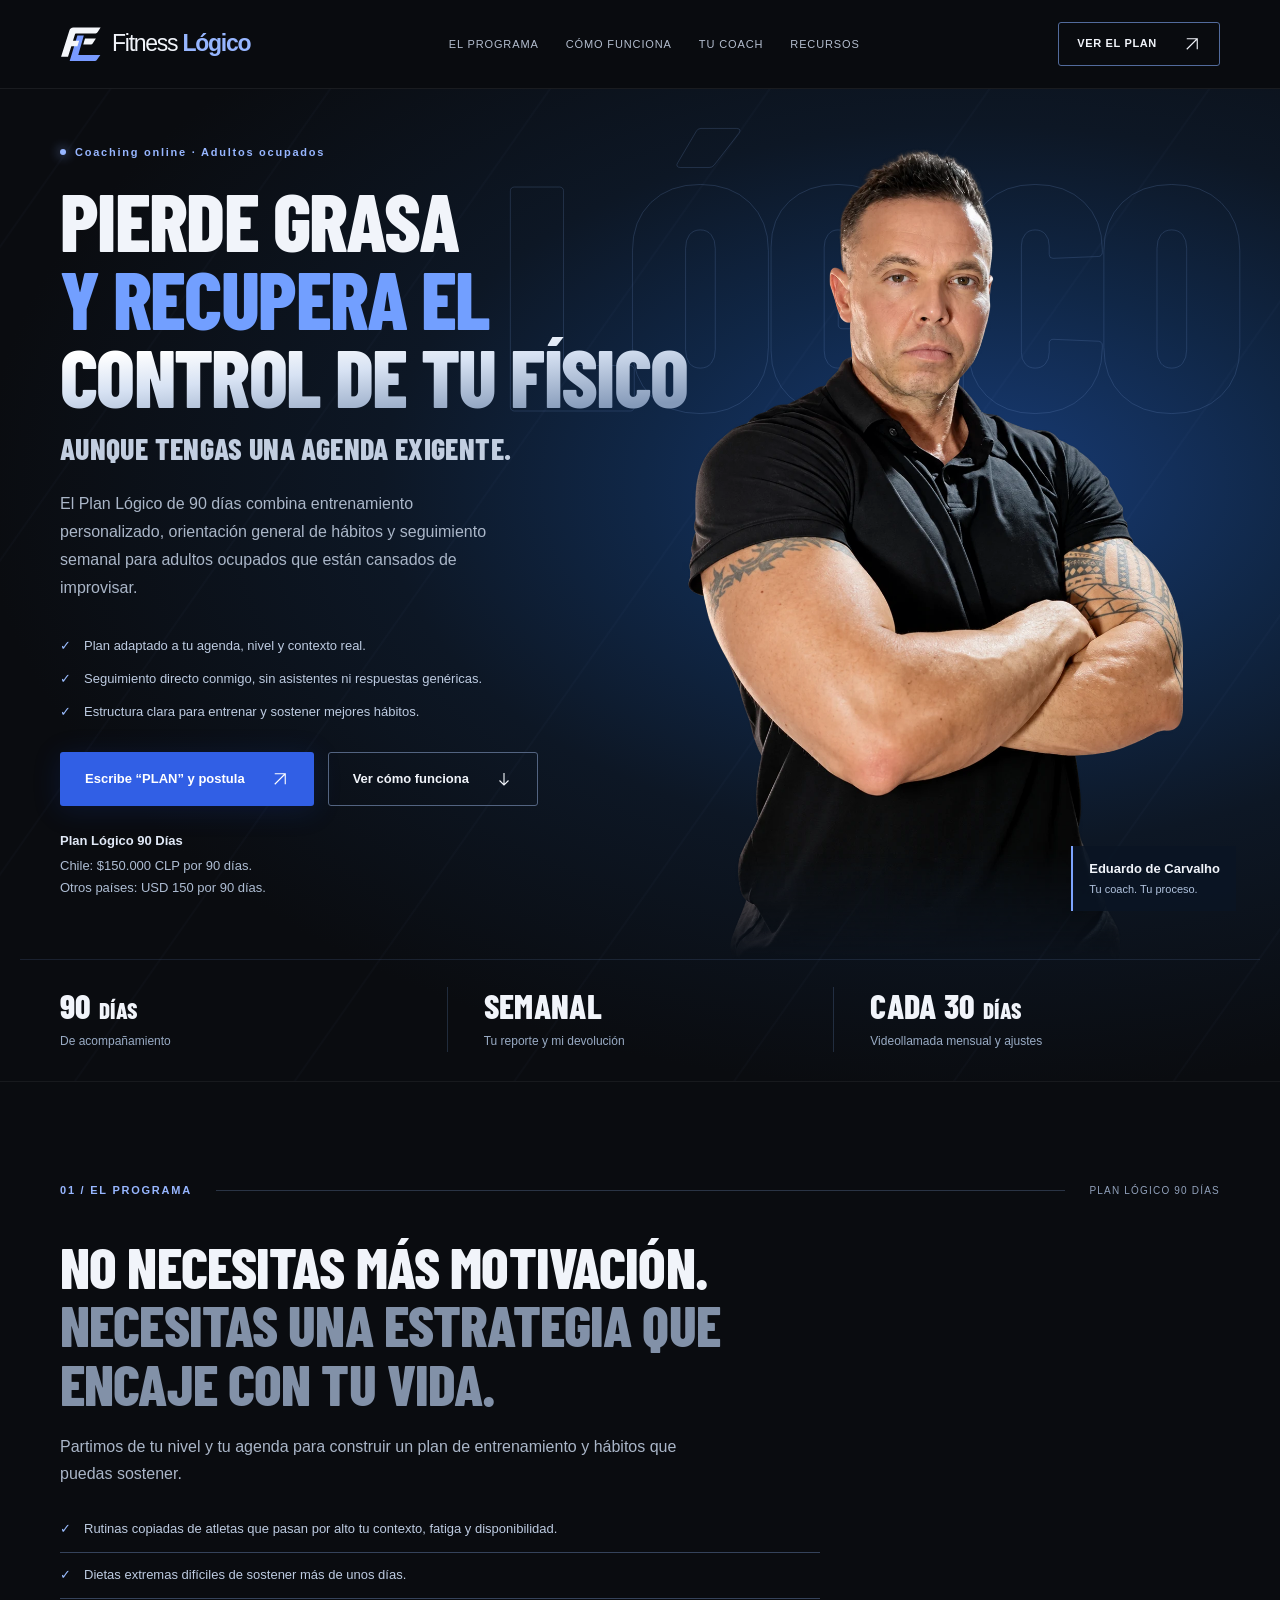
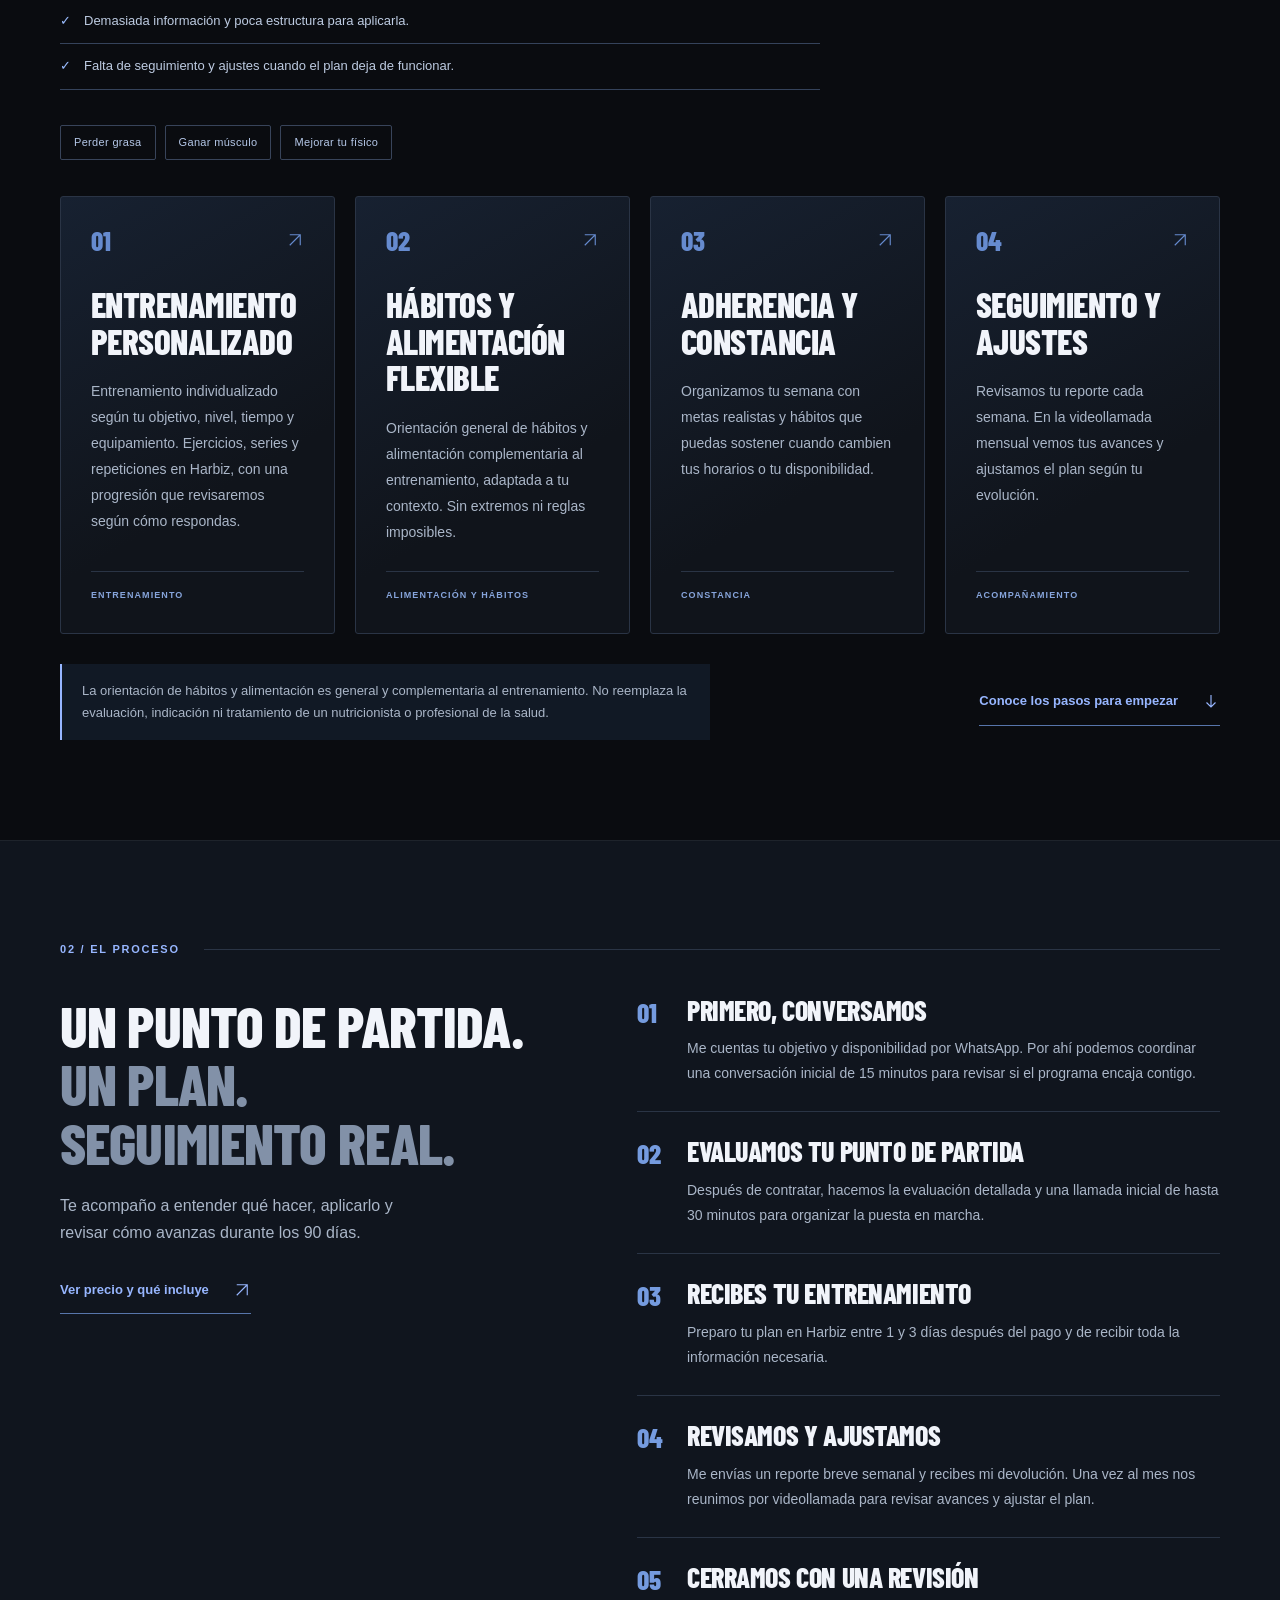
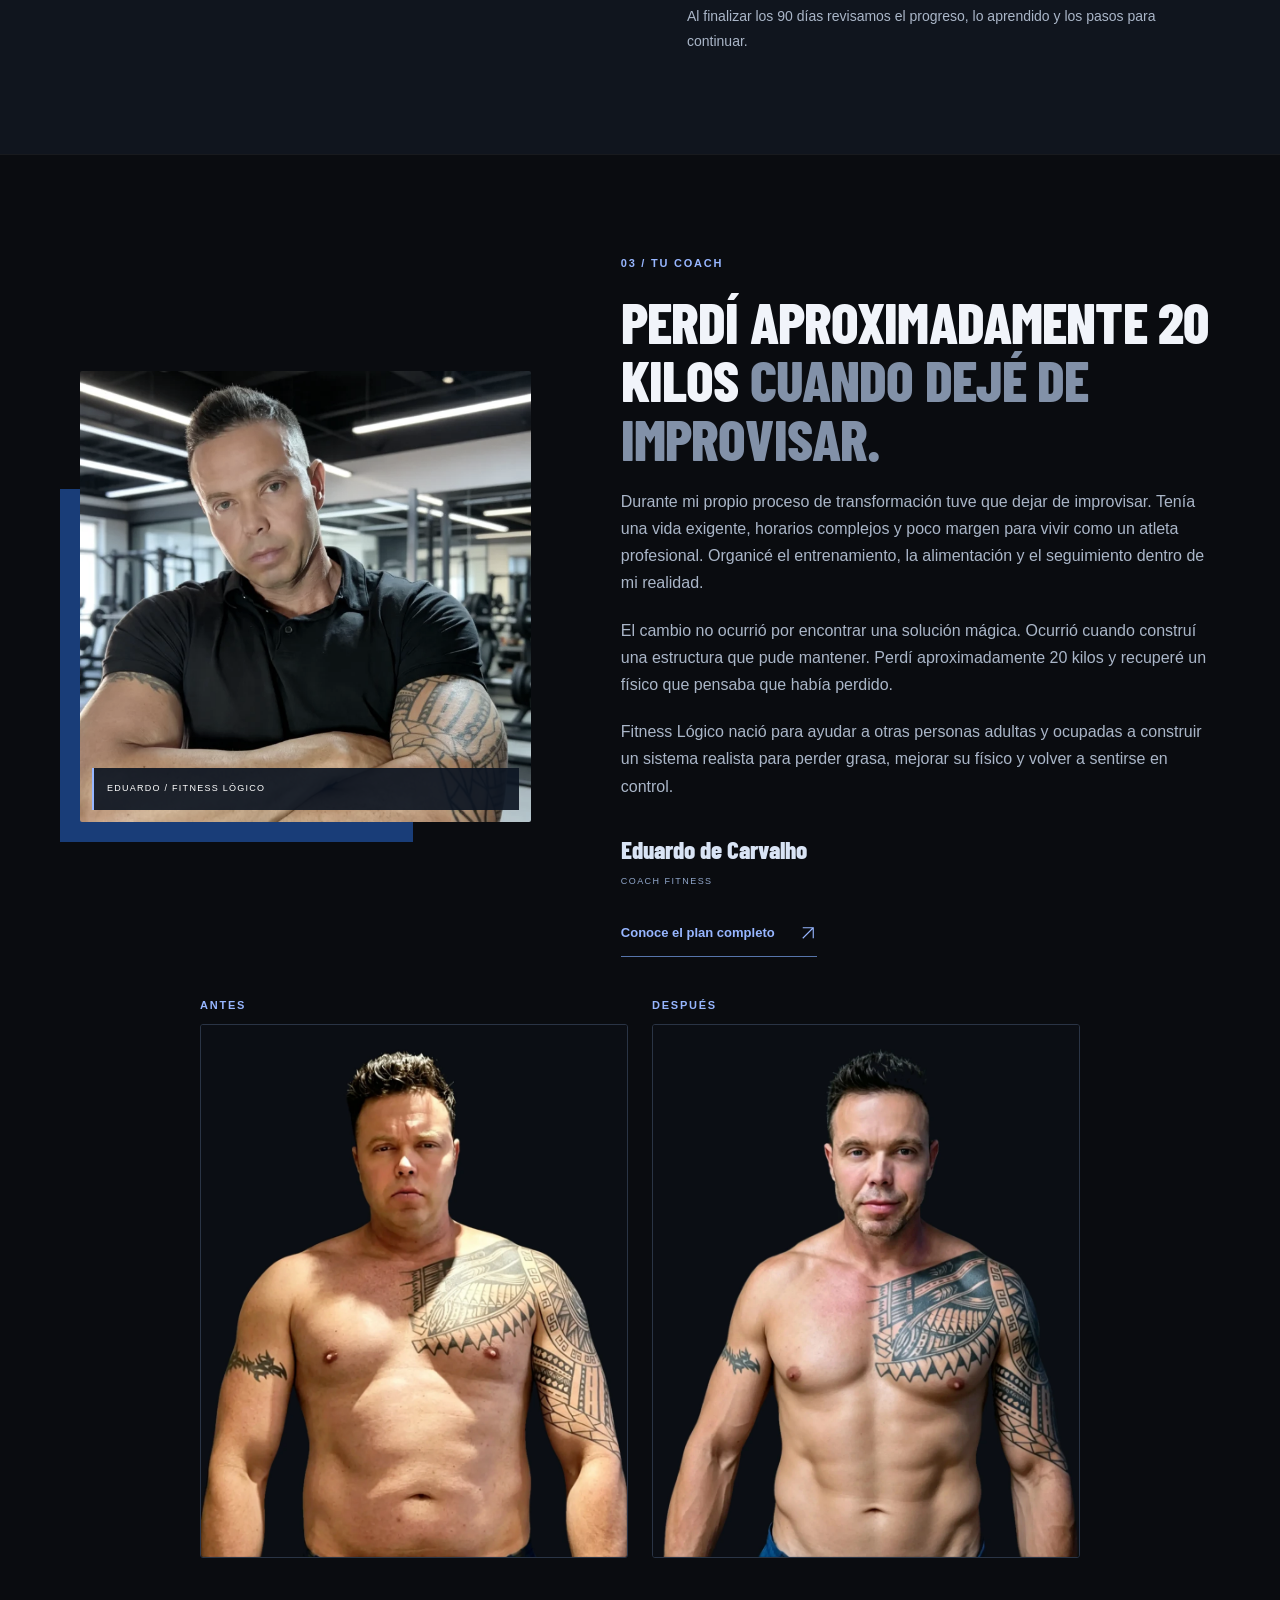
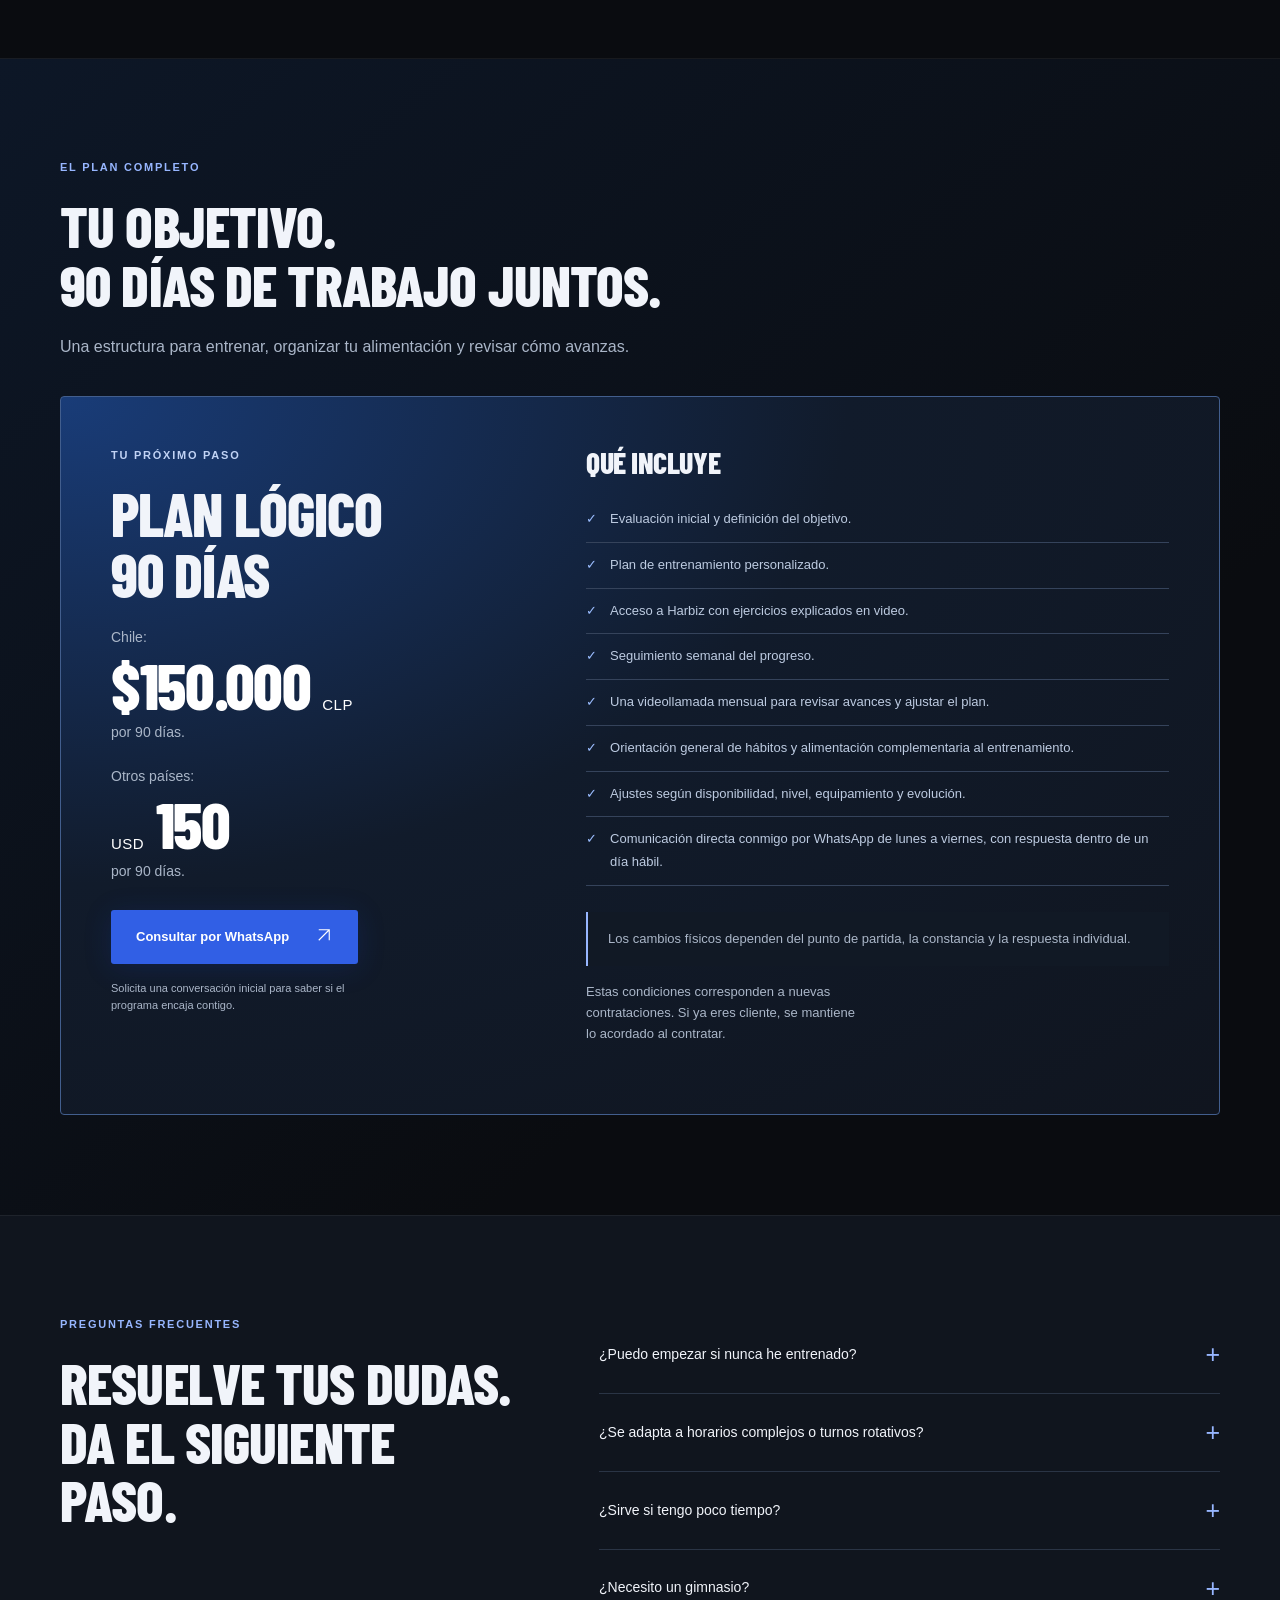
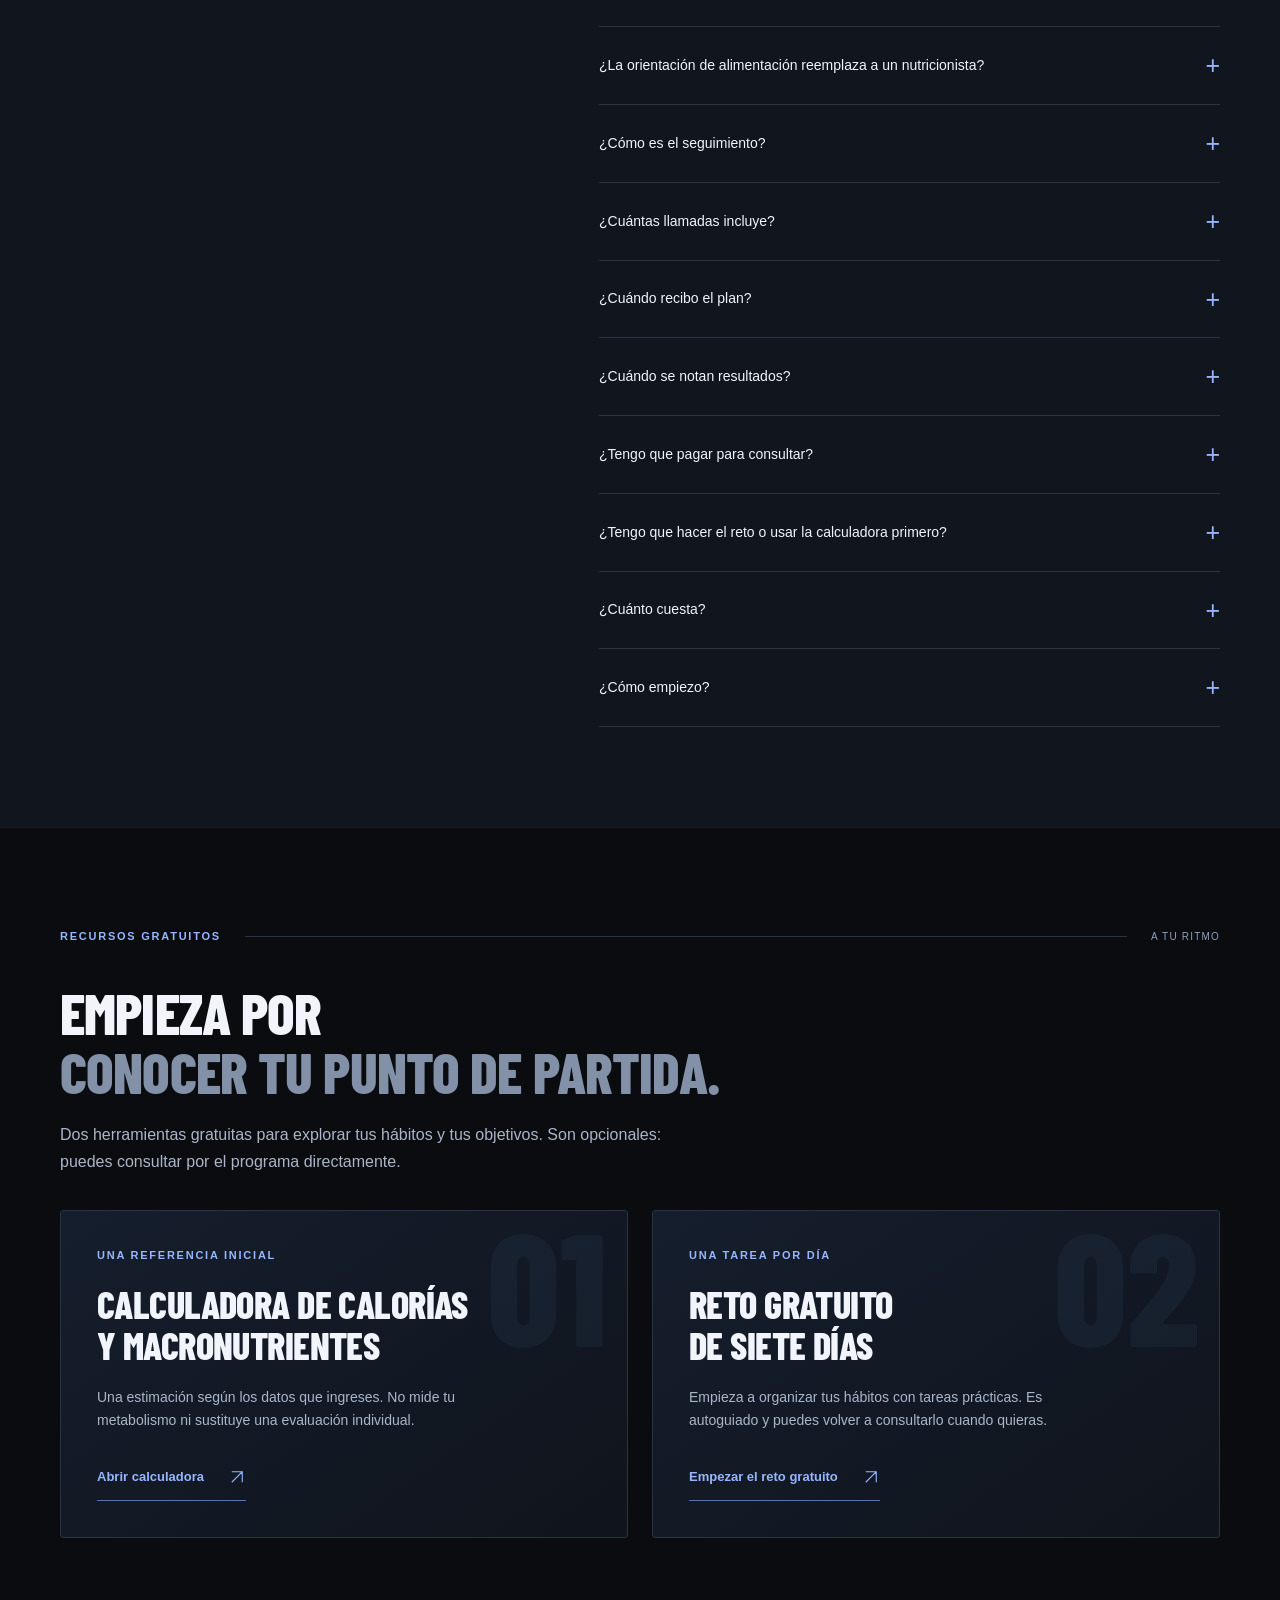
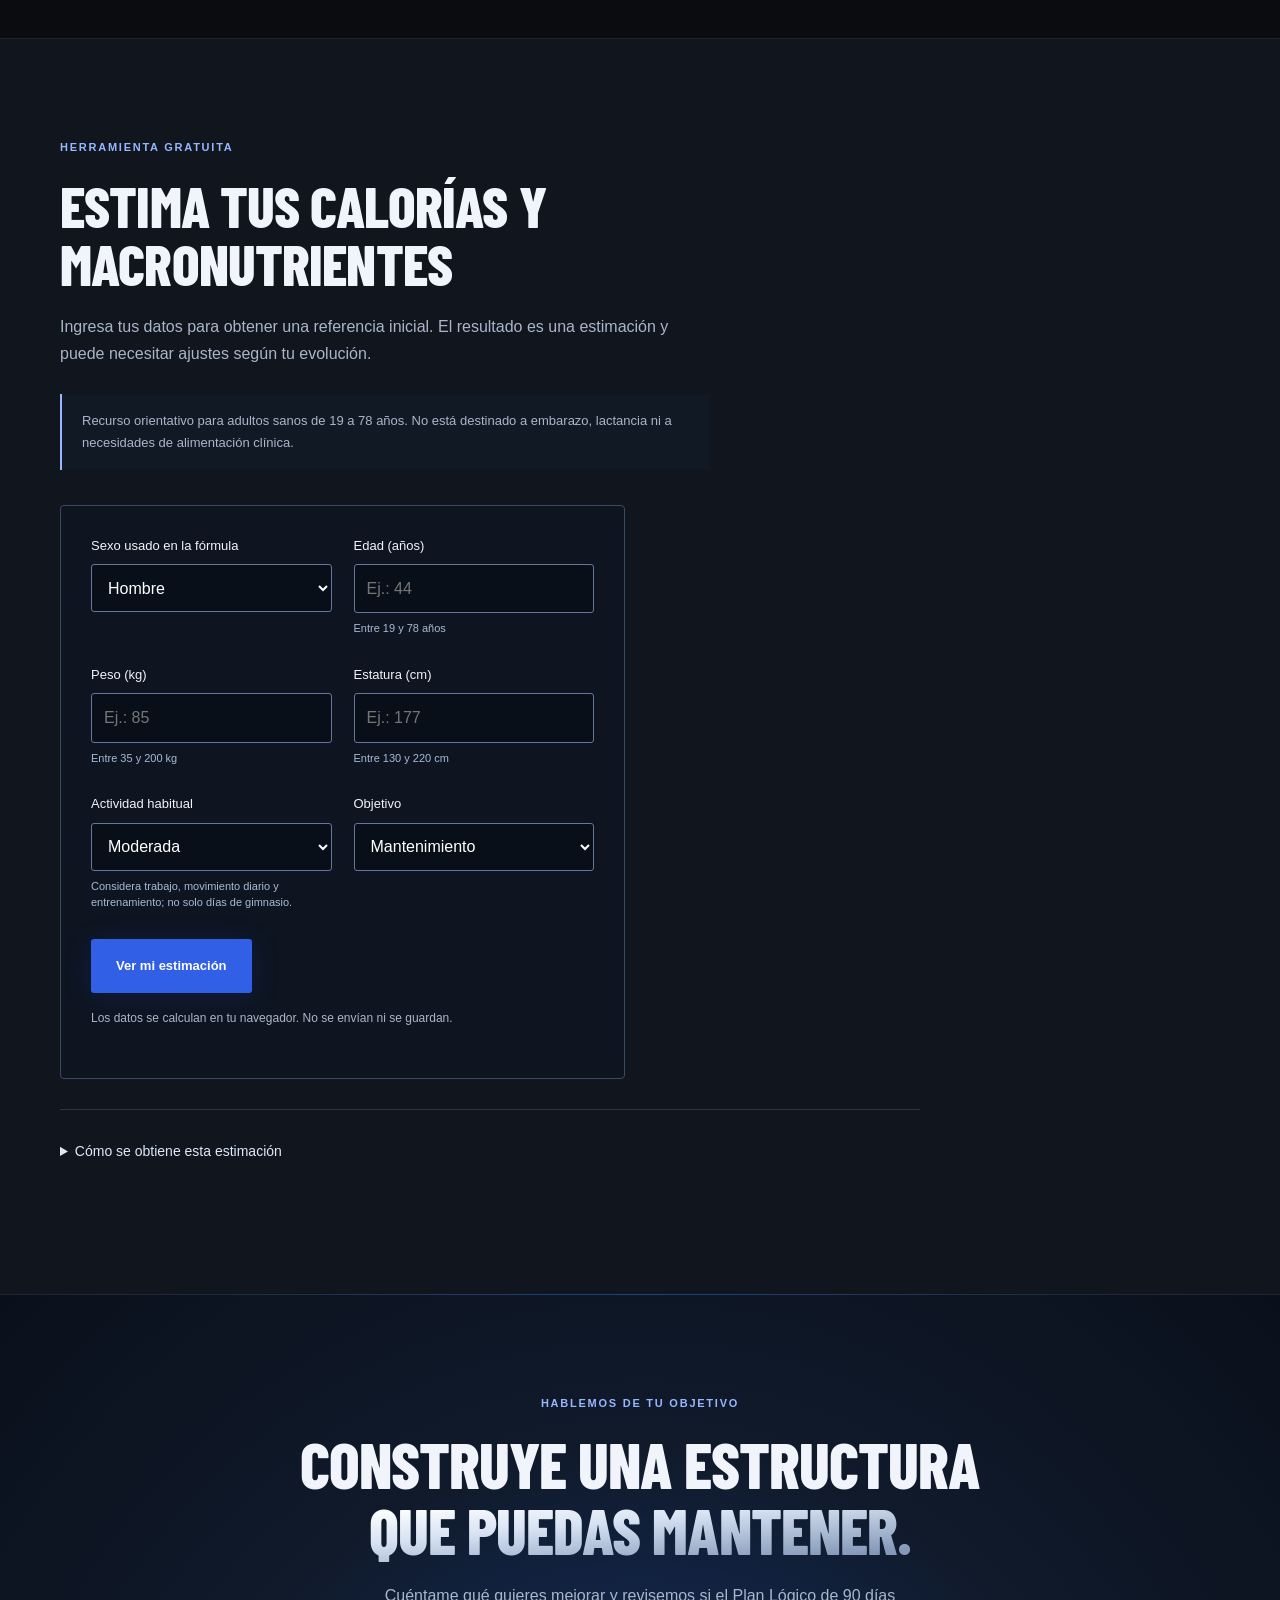
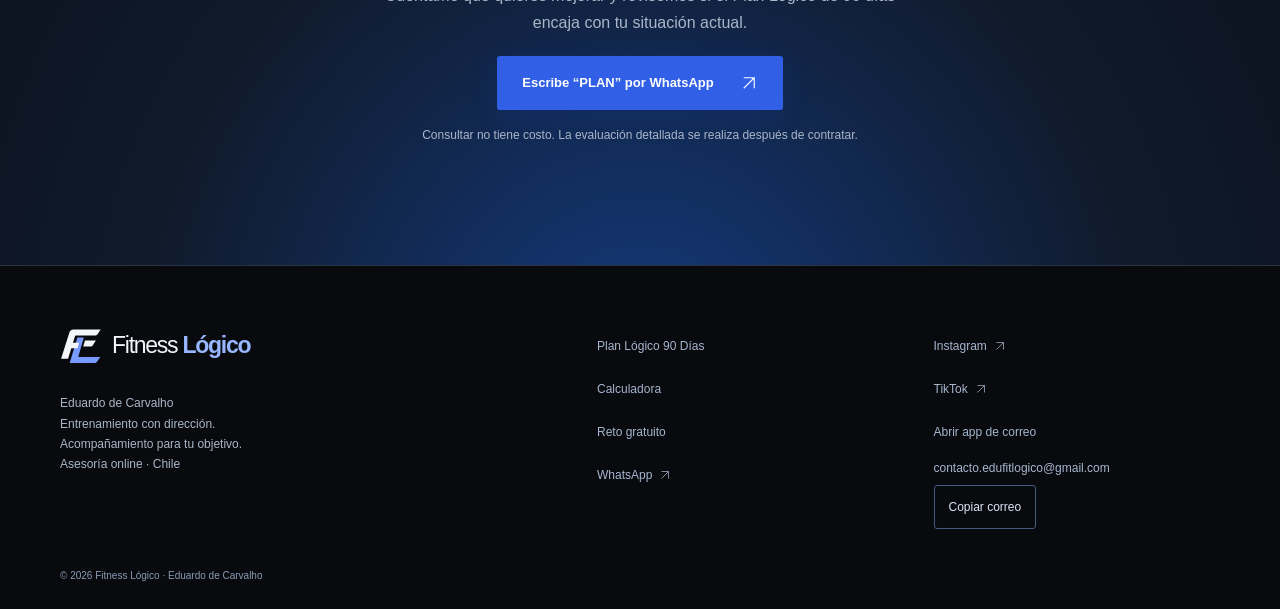
<file: index.html>
<!doctype html>
<html lang="es">
<head>
<meta charset="utf-8">
<meta name="viewport" content="width=device-width,initial-scale=1">
<meta name="description" content="Plan Lógico de 90 días para perder grasa con una agenda exigente. Entrenamiento personalizado, orientación general de hábitos y seguimiento semanal.">
<meta property="og:title" content="Fitness Lógico | Plan Lógico 90 Días">
<meta property="og:description" content="Plan Lógico de 90 días para perder grasa con una agenda exigente. Entrenamiento personalizado, orientación general de hábitos y seguimiento semanal.">
<meta property="og:type" content="website">
<meta property="og:url" content="https://fitnesslogico.com/">
<meta property="og:image" content="https://fitnesslogico.com/assets/eduardo-hero.webp">
<meta name="theme-color" content="#0a0c10">
<title>Fitness Lógico | Plan Lógico 90 Días</title>
<link rel="canonical" href="https://fitnesslogico.com/">
<link rel="preload" href="assets/fonts/BarlowCondensed-ExtraBold.ttf" as="font" type="font/ttf" crossorigin>
<link rel="stylesheet" href="assets/site.css">
<script src="assets/calculator.js" defer>
</script>
<script src="assets/site.js" defer>
</script>
<link rel="icon" href="assets/favicon.svg" type="image/svg+xml">
<link rel="apple-touch-icon" href="apple-touch-icon.png">
</head>
<body class="landing">
<a class="skip" href="#main">Ir al contenido</a>
<header class="header">
  <div class="container nav">
    <a class="brand" href="index.html" aria-label="Fitness Lógico, inicio">
      <img class="brand-logo" src="assets/logo-fl.svg" width="46" height="40" alt="" aria-hidden="true">
      <span>Fitness <strong>Lógico</strong>
</span>
    </a>
    <nav aria-label="Navegación principal" class="desktop-nav">
      <a href="index.html#plan">El programa</a>
<a href="index.html#como-funciona">Cómo funciona</a>
      <a href="index.html#sobre-mi">Tu coach</a>
<a href="index.html#recursos">Recursos</a>
    </nav>
    <a class="button header-cta" href="index.html#condiciones">Ver el plan <svg class="arrow-icon" viewBox="0 0 24 24" fill="none" aria-hidden="true"><path d="M5 19 19 5M5 5h14v14" stroke="currentColor" stroke-width="1.5"/></svg>
</a>
    <details class="mobile-nav">
<summary>Menú <span aria-hidden="true">☰</span>
</summary>
      <nav aria-label="Navegación móvil">
        <a href="index.html#plan">El programa</a>
<a href="index.html#como-funciona">Cómo funciona</a>
        <a href="index.html#sobre-mi">Tu coach</a>
<a href="index.html#condiciones">Precio y alcance</a>
        <a href="index.html#faq">Preguntas</a>
<a href="index.html#recursos">Recursos gratuitos</a>
        <a href="calculadora.html">Calculadora</a>
<a href="reto.html">Reto gratuito</a>
      </nav>
    </details>
  </div>
</header>
<main id="main">
  <section class="hero" id="inicio" aria-labelledby="main-title">
    <div class="hero-wordmark" aria-hidden="true">LÓGICO</div>
    <div class="container hero-stage">
      <div class="hero-copy">
        <p class="eyebrow">
<span class="status-dot" aria-hidden="true">
</span> Coaching online · Adultos ocupados</p>
        <h1 id="main-title">
<span>Pierde grasa</span> <span>y recupera el</span> <span class="metal-text">control de tu físico</span> <small>aunque tengas una agenda exigente.</small>
</h1>
        <p class="intro">El Plan Lógico de 90 días combina entrenamiento personalizado, orientación general de hábitos y seguimiento semanal para adultos ocupados que están cansados de improvisar.</p>
        <ul class="check-list hero-highlights">
          <li>Plan adaptado a tu agenda, nivel y contexto real.</li>
          <li>Seguimiento directo conmigo, sin asistentes ni respuestas genéricas.</li>
          <li>Estructura clara para entrenar y sostener mejores hábitos.</li>
        </ul>
        <div class="actions">
<a class="button primary" href="https://wa.me/56953361953?text=Hola%20Eduardo%2C%20vi%20tu%20p%C3%A1gina%20y%20quiero%20saber%20si%20el%20Plan%20L%C3%B3gico%20de%2090%20d%C3%ADas%20puede%20ayudarme." target="_blank" rel="noopener noreferrer">Escribe “PLAN” y postula <svg class="arrow-icon" viewBox="0 0 24 24" fill="none" aria-hidden="true"><path d="M5 19 19 5M5 5h14v14" stroke="currentColor" stroke-width="1.5"/></svg>
</a>
<a class="button secondary" href="#plan">Ver cómo funciona <svg class="arrow-icon" viewBox="0 0 24 24" fill="none" aria-hidden="true"><path d="M12 4v16m-6-6 6 6 6-6" stroke="currentColor" stroke-width="1.5"/></svg>
</a>
</div>
        <p class="hero-price">
<strong>Plan Lógico 90 Días</strong>
<span>Chile: $150.000 CLP por 90 días.<br>Otros países: USD 150 por 90 días.</span>
</p>
      </div>
      <figure class="hero-photo">
        <img src="assets/eduardo-cutout.webp" width="971" height="1619" alt="Eduardo de Carvalho, coach de Fitness Lógico, con los brazos cruzados" fetchpriority="high">
        <figcaption>
<span class="coach-line" aria-hidden="true">
</span>
<div>
<strong>Eduardo de Carvalho</strong>
<span>Tu coach. Tu proceso.</span>
</div>
</figcaption>
      </figure>
    </div>
    <div class="container hero-facts" aria-label="Seguimiento del programa">
      <div>
<strong>90 <span>días</span>
</strong>
<p>De acompañamiento</p>
</div>
      <div>
<strong>Semanal</strong>
<p>Tu reporte y mi devolución</p>
</div>
      <div>
<strong>Cada 30 <span>días</span>
</strong>
<p>Videollamada mensual y ajustes</p>
</div>
    </div>
  </section>

  <section class="section program-section" id="plan">
    <div class="container">
      <div class="section-heading">
<p class="eyebrow">01 / EL PROGRAMA</p>
<span class="section-rule" aria-hidden="true">
</span>
<p class="section-kicker">PLAN LÓGICO 90 DÍAS</p>
</div>
      <div class="section-title">
 <h2>No necesitas más motivación.<br>
 <span class="muted-title">Necesitas una estrategia que encaje con tu vida.</span>
</h2>
 <p>Partimos de tu nivel y tu agenda para construir un plan de entrenamiento y hábitos que puedas sostener.</p>
 <ul class="check-list">
   <li>Rutinas copiadas de atletas que pasan por alto tu contexto, fatiga y disponibilidad.</li>
   <li>Dietas extremas difíciles de sostener más de unos días.</li>
   <li>Demasiada información y poca estructura para aplicarla.</li>
   <li>Falta de seguimiento y ajustes cuando el plan deja de funcionar.</li>
 </ul>
</div>
      <div class="goal-labels" aria-label="Objetivos del programa">
<span>Perder grasa</span>
<span>Ganar músculo</span>
<span>Mejorar tu físico</span>
</div>
       <div class="three-grid program-pillars">
        <article class="pillar">
<span class="index">01 <svg class="arrow-icon" viewBox="0 0 24 24" fill="none" aria-hidden="true"><path d="M5 19 19 5M5 5h14v14" stroke="currentColor" stroke-width="1.5"/></svg>
</span>
 <h3>Entrenamiento personalizado</h3>
<p>Entrenamiento individualizado según tu objetivo, nivel, tiempo y equipamiento. Ejercicios, series y repeticiones en Harbiz, con una progresión que revisaremos según cómo respondas.</p>
<span class="pillar-label">ENTRENAMIENTO</span>
</article>
        <article class="pillar">
<span class="index">02 <svg class="arrow-icon" viewBox="0 0 24 24" fill="none" aria-hidden="true"><path d="M5 19 19 5M5 5h14v14" stroke="currentColor" stroke-width="1.5"/></svg>
</span>
 <h3>Hábitos y alimentación flexible</h3>
 <p>Orientación general de hábitos y alimentación complementaria al entrenamiento, adaptada a tu contexto. Sin extremos ni reglas imposibles.</p>
<span class="pillar-label">ALIMENTACIÓN Y HÁBITOS</span>
</article>
        <article class="pillar">
<span class="index">03 <svg class="arrow-icon" viewBox="0 0 24 24" fill="none" aria-hidden="true"><path d="M5 19 19 5M5 5h14v14" stroke="currentColor" stroke-width="1.5"/></svg>
</span>
 <h3>Adherencia y constancia</h3>
 <p>Organizamos tu semana con metas realistas y hábitos que puedas sostener cuando cambien tus horarios o tu disponibilidad.</p>
 <span class="pillar-label">CONSTANCIA</span>
 </article>
         <article class="pillar">
 <span class="index">04 <svg class="arrow-icon" viewBox="0 0 24 24" fill="none" aria-hidden="true"><path d="M5 19 19 5M5 5h14v14" stroke="currentColor" stroke-width="1.5"/></svg>
 </span>
 <h3>Seguimiento y ajustes</h3>
 <p>Revisamos tu reporte cada semana. En la videollamada mensual vemos tus avances y ajustamos el plan según tu evolución.</p>
<span class="pillar-label">ACOMPAÑAMIENTO</span>
</article>
      </div>
      <div class="program-bottom" id="vista-plan">
<p class="note">La orientación de hábitos y alimentación es general y complementaria al entrenamiento. No reemplaza la evaluación, indicación ni tratamiento de un nutricionista o profesional de la salud.</p>
<a class="text-link" href="#como-funciona">Conoce los pasos para empezar <svg class="arrow-icon" viewBox="0 0 24 24" fill="none" aria-hidden="true"><path d="M12 4v16m-6-6 6 6 6-6" stroke="currentColor" stroke-width="1.5"/></svg>
</a>
</div>
    </div>
  </section>

  <section class="section surface" id="como-funciona">
    <div class="container">
<div class="section-heading">
<p class="eyebrow">02 / EL PROCESO</p>
<span class="section-rule" aria-hidden="true">
</span>
</div>
      <div class="split">
<div class="process-intro">
<h2>Un punto de partida.<br>
<span class="muted-title">Un plan.<br>Seguimiento real.</span>
</h2>
<p>Te acompaño a entender qué hacer, aplicarlo y revisar cómo avanzas durante los 90 días.</p>
<a class="text-link" href="#condiciones">Ver precio y qué incluye <svg class="arrow-icon" viewBox="0 0 24 24" fill="none" aria-hidden="true"><path d="M5 19 19 5M5 5h14v14" stroke="currentColor" stroke-width="1.5"/></svg>
</a>
</div>
        <ol class="steps">
          <li>
<span class="step-number" aria-hidden="true">01</span>
<div>
<h3>Primero, conversamos</h3>
<p>Me cuentas tu objetivo y disponibilidad por WhatsApp. Por ahí podemos coordinar una conversación inicial de 15 minutos para revisar si el programa encaja contigo.</p>
</div>
</li>
          <li>
<span class="step-number" aria-hidden="true">02</span>
<div>
<h3>Evaluamos tu punto de partida</h3>
<p>Después de contratar, hacemos la evaluación detallada y una llamada inicial de hasta 30 minutos para organizar la puesta en marcha.</p>
</div>
</li>
          <li>
<span class="step-number" aria-hidden="true">03</span>
<div>
<h3>Recibes tu entrenamiento</h3>
<p>Preparo tu plan en Harbiz entre 1 y 3 días después del pago y de recibir toda la información necesaria.</p>
</div>
</li>
          <li>
<span class="step-number" aria-hidden="true">04</span>
<div>
<h3>Revisamos y ajustamos</h3>
<p>Me envías un reporte breve semanal y recibes mi devolución. Una vez al mes nos reunimos por videollamada para revisar avances y ajustar el plan.</p>
</div>
</li>
          <li>
<span class="step-number" aria-hidden="true">05</span>
<div>
<h3>Cerramos con una revisión</h3>
<p>Al finalizar los 90 días revisamos el progreso, lo aprendido y los pasos para continuar.</p>
</div>
</li>
        </ol>
      </div>
    </div>
  </section>

  <section class="section" id="sobre-mi">
    <div class="container about">
      <div class="about-photo">
<img src="assets/eduardo-about.webp" width="720" height="720" loading="lazy" alt="Eduardo de Carvalho, coach de Fitness Lógico">
<span class="about-photo-label">EDUARDO / FITNESS LÓGICO</span>
</div>
      <div>
<p class="eyebrow">03 / TU COACH</p>
<h2>Perdí aproximadamente 20 kilos <span class="muted-title">cuando dejé de improvisar.</span>
</h2>
<p>Durante mi propio proceso de transformación tuve que dejar de improvisar. Tenía una vida exigente, horarios complejos y poco margen para vivir como un atleta profesional. Organicé el entrenamiento, la alimentación y el seguimiento dentro de mi realidad.</p>
<p>El cambio no ocurrió por encontrar una solución mágica. Ocurrió cuando construí una estructura que pude mantener. Perdí aproximadamente 20 kilos y recuperé un físico que pensaba que había perdido.</p>
<p>Fitness Lógico nació para ayudar a otras personas adultas y ocupadas a construir un sistema realista para perder grasa, mejorar su físico y volver a sentirse en control.</p>
<p class="coach-signature">Eduardo de Carvalho <span>COACH FITNESS</span>
</p>
<a class="text-link" href="#condiciones">Conoce el plan completo <svg class="arrow-icon" viewBox="0 0 24 24" fill="none" aria-hidden="true"><path d="M5 19 19 5M5 5h14v14" stroke="currentColor" stroke-width="1.5"/></svg>
</a>
</div>
    </div>
    <div class="container">
      <div class="transformation" role="group" aria-label="Transformación personal de Eduardo">
        <figure>
          <figcaption class="eyebrow">ANTES</figcaption>
          <img src="assets/transformacion-antes.webp" width="960" height="1200" loading="lazy" decoding="async" alt="Eduardo al comienzo de su transformación, de pie y de frente">
        </figure>
        <figure>
          <figcaption class="eyebrow">DESPUÉS</figcaption>
          <img src="assets/transformacion-despues.webp" width="960" height="1200" loading="lazy" decoding="async" alt="Eduardo después de su transformación, con mayor definición en el torso">
        </figure>
      </div>
    </div>
  </section>

  <section class="section" id="condiciones">
<div class="container">
<div class="section-title">
<p class="eyebrow">EL PLAN COMPLETO</p>
<h2>Tu objetivo.<br>90 días de trabajo juntos.</h2>
<p>Una estructura para entrenar, organizar tu alimentación y revisar cómo avanzas.</p>
</div>
<div class="price-panel">
<div>
<p class="eyebrow">TU PRÓXIMO PASO</p>
<h2>Plan Lógico<br>90 Días</h2>
<p class="price-market">Chile: <strong class="price-value">$150.000 <span>CLP</span></strong> por 90 días.</p>
<p class="price-market">Otros países: <strong class="price-value"><span>USD</span> 150</strong> por 90 días.</p>
<a class="button primary" href="https://wa.me/56953361953?text=Hola%20Eduardo%2C%20quiero%20informaci%C3%B3n%20del%20Plan%20L%C3%B3gico%2090%20D%C3%ADas.%20Me%20gustar%C3%ADa%20saber%20c%C3%B3mo%20empezar." target="_blank" rel="noopener noreferrer">Consultar por WhatsApp<span aria-hidden="true"> <svg class="arrow-icon" viewBox="0 0 24 24" fill="none" aria-hidden="true"><path d="M5 19 19 5M5 5h14v14" stroke="currentColor" stroke-width="1.5"/></svg></span>
</a>
<p class="micro">Solicita una conversación inicial para saber si el programa encaja contigo.</p>
</div>
<div>
<h3>Qué incluye</h3>
<ul class="check-list">
<li>Evaluación inicial y definición del objetivo.</li>
<li>Plan de entrenamiento personalizado.</li>
<li>Acceso a Harbiz con ejercicios explicados en video.</li>
<li>Seguimiento semanal del progreso.</li>
<li>Una videollamada mensual para revisar avances y ajustar el plan.</li>
<li>Orientación general de hábitos y alimentación complementaria al entrenamiento.</li>
<li>Ajustes según disponibilidad, nivel, equipamiento y evolución.</li>
<li>Comunicación directa conmigo por WhatsApp de lunes a viernes, con respuesta dentro de un día hábil.</li>
</ul>
<p class="note">Los cambios físicos dependen del punto de partida, la constancia y la respuesta individual.</p>
<p class="micro">Estas condiciones corresponden a nuevas contrataciones. Si ya eres cliente, se mantiene lo acordado al contratar.</p>
</div>
</div>
</div>
</section>
  <section class="section surface" id="faq">
<div class="container faq-layout">
<div>
<p class="eyebrow">PREGUNTAS FRECUENTES</p>
<h2>Resuelve tus dudas.<br>Da el siguiente paso.</h2>
</div>
<div class="faq">
<details>
<summary>¿Puedo empezar si nunca he entrenado?<span aria-hidden="true">+</span>
</summary>
<p>Partimos de tu nivel, objetivo y equipamiento. En la conversación inicial revisamos tu situación para saber si el programa encaja contigo.</p>
</details>
<details>
<summary>¿Se adapta a horarios complejos o turnos rotativos?<span aria-hidden="true">+</span>
</summary>
<p>Sí. Analizamos tu agenda, disponibilidad, nivel y equipamiento para construir un plan que se adapte a tu realidad.</p>
</details>
<details>
<summary>¿Sirve si tengo poco tiempo?<span aria-hidden="true">+</span>
</summary>
<p>Sí. El plan se diseña según el tiempo real que tienes disponible para que puedas sostenerlo con una agenda exigente.</p>
</details>
<details>
<summary>¿Necesito un gimnasio?<span aria-hidden="true">+</span>
</summary>
<p>No necesariamente. El plan puede adaptarse a un gimnasio, a un entrenamiento en casa o al equipamiento disponible.</p>
</details>
<details>
<summary>¿La orientación de alimentación reemplaza a un nutricionista?<span aria-hidden="true">+</span>
</summary>
<p>No. La orientación es general y complementaria al entrenamiento. Si existe una condición médica, una necesidad clínica o una situación que requiera tratamiento, corresponde consultar a un profesional de la salud.</p>
</details>
<details>
<summary>¿Cómo es el seguimiento?<span aria-hidden="true">+</span>
</summary>
<p>Recibes un plan personalizado, seguimiento semanal y una videollamada mensual para revisar avances y ajustar el proceso.</p>
</details>
<details>
<summary>¿Cuántas llamadas incluye?<span aria-hidden="true">+</span>
</summary>
<p>Después de contratar, hacemos una llamada inicial de hasta 30 minutos para organizar la puesta en marcha. Durante el programa tienes una videollamada mensual para revisar avances y ajustar el plan.</p>
</details>
<details>
<summary>¿Cuándo recibo el plan?<span aria-hidden="true">+</span>
</summary>
<p>Entre 1 y 3 días después del pago y de recibir toda la información necesaria. En la puesta en marcha coordinamos tu inicio.</p>
</details>
<details>
<summary>¿Cuándo se notan resultados?<span aria-hidden="true">+</span>
</summary>
<p>Los cambios dependen del punto de partida, la constancia y la adherencia. Algunas personas notan mejoras iniciales en energía y rendimiento en las primeras semanas, pero los cambios físicos requieren tiempo y continuidad. Los resultados varían de una persona a otra.</p>
</details>
<details>
<summary>¿Tengo que pagar para consultar?<span aria-hidden="true">+</span>
</summary>
<p>No. Primero te explico el servicio y revisamos si encaja contigo. La evaluación detallada y la llamada inicial se realizan después de contratar.</p>
</details>
<details>
<summary>¿Tengo que hacer el reto o usar la calculadora primero?<span aria-hidden="true">+</span>
</summary>
<p>No. Son recursos gratuitos y opcionales. Puedes consultar directamente por el Plan Lógico 90 Días.</p>
</details>
<details>
<summary>¿Cuánto cuesta?<span aria-hidden="true">+</span>
</summary>
<p>Chile: $150.000 CLP por 90 días. Otros países: USD 150 por 90 días.</p>
</details>
<details>
<summary>¿Cómo empiezo?<span aria-hidden="true">+</span>
</summary>
<p>Escribe “PLAN” por WhatsApp para coordinar una conversación inicial de 15 minutos. Primero conoceremos tu objetivo, tu contexto y tu disponibilidad para comprobar si el programa encaja contigo.</p>
</details>
</div>
</div>
</section>

  <section class="section" id="recursos">
    <div class="container">
<div class="section-heading">
<p class="eyebrow">RECURSOS GRATUITOS</p>
<span class="section-rule" aria-hidden="true">
</span>
<p class="section-kicker">A TU RITMO</p>
</div>
      <div class="section-title">
<h2>Empieza por<br>
<span class="muted-title">conocer tu punto de partida.</span>
</h2>
<p>Dos herramientas gratuitas para explorar tus hábitos y tus objetivos. Son opcionales: puedes consultar por el programa directamente.</p>
</div>
      <div class="two-grid">
        <article class="resource">
<span class="resource-number" aria-hidden="true">01</span>
<p class="eyebrow">UNA REFERENCIA INICIAL</p>
<h3>Calculadora de calorías<br>y macronutrientes</h3>
<p>Una estimación según los datos que ingreses. No mide tu metabolismo ni sustituye una evaluación individual.</p>
<a class="text-link" href="calculadora.html">Abrir calculadora <svg class="arrow-icon" viewBox="0 0 24 24" fill="none" aria-hidden="true"><path d="M5 19 19 5M5 5h14v14" stroke="currentColor" stroke-width="1.5"/></svg>
</a>
</article>
        <article class="resource">
<span class="resource-number" aria-hidden="true">02</span>
<p class="eyebrow">UNA TAREA POR DÍA</p>
<h3>Reto gratuito<br>de siete días</h3>
<p>Empieza a organizar tus hábitos con tareas prácticas. Es autoguiado y puedes volver a consultarlo cuando quieras.</p>
<a class="text-link" href="reto.html">Empezar el reto gratuito <svg class="arrow-icon" viewBox="0 0 24 24" fill="none" aria-hidden="true"><path d="M5 19 19 5M5 5h14v14" stroke="currentColor" stroke-width="1.5"/></svg>
</a>
</article>
      </div>
    </div>
  </section>
  <section class="section surface" id="calculadora">
<div class="container">
<div class="section-title">
<p class="eyebrow">HERRAMIENTA GRATUITA</p>
<h2>Estima tus calorías y macronutrientes</h2>
<p>Ingresa tus datos para obtener una referencia inicial. El resultado es una estimación y puede necesitar ajustes según tu evolución.</p>
<p class="note">Recurso orientativo para adultos sanos de 19 a 78 años. No está destinado a embarazo, lactancia ni a necesidades de alimentación clínica.</p>
</div>
<div class="calculator" data-calculator>
<div class="calc-form" role="group" aria-label="Datos de la calculadora">
<div class="form-grid">
<div class="field">
<label for="sex">Sexo usado en la fórmula</label>
<select id="sex" name="sex" aria-describedby="sex-error">
<option value="hombre">Hombre</option>
<option value="mujer">Mujer</option>
</select>
<span id="sex-error" class="field-error">
</span>
</div>
<div class="field">
<label for="age">Edad (años)</label>
<input id="age" name="age" type="number" min="19" max="78" step="1" inputmode="numeric" placeholder="Ej.: 44" required aria-describedby="age-hint age-error">
<span id="age-hint" class="field-hint">Entre 19 y 78 años</span>
<span id="age-error" class="field-error">
</span>
</div>
<div class="field">
<label for="weight">Peso (kg)</label>
<input id="weight" name="weight" type="number" min="35" max="200" step="0.1" inputmode="decimal" placeholder="Ej.: 85" required aria-describedby="weight-hint weight-error">
<span id="weight-hint" class="field-hint">Entre 35 y 200 kg</span>
<span id="weight-error" class="field-error">
</span>
</div>
<div class="field">
<label for="height">Estatura (cm)</label>
<input id="height" name="height" type="number" min="130" max="220" step="0.1" inputmode="decimal" placeholder="Ej.: 177" required aria-describedby="height-hint height-error">
<span id="height-hint" class="field-hint">Entre 130 y 220 cm</span>
<span id="height-error" class="field-error">
</span>
</div>
<div class="field">
<label for="activity">Actividad habitual</label>
<select id="activity" name="activity" aria-describedby="activity-hint activity-error">
<option value="1.2">Sedentaria</option>
<option value="1.375">Ligera</option>
<option value="1.55" selected>Moderada</option>
<option value="1.725">Alta</option>
<option value="1.9">Muy alta</option>
</select>
<span id="activity-hint" class="field-hint">Considera trabajo, movimiento diario y entrenamiento; no solo días de gimnasio.</span>
<span id="activity-error" class="field-error">
</span>
</div>
<div class="field">
<label for="goal">Objetivo</label>
<select id="goal" name="goal" aria-describedby="goal-error">
<option value="mantenimiento">Mantenimiento</option>
<option value="deficit">Déficit</option>
<option value="superavit">Superávit</option>
</select>
<span id="goal-error" class="field-error">
</span>
</div>
</div>
<p class="calc-status" role="status" aria-live="polite">
</p>
<button type="button" class="button primary" data-calculate>Ver mi estimación</button>
<p class="micro">Los datos se calculan en tu navegador. No se envían ni se guardan.</p>
</div>
<section class="calc-result" aria-labelledby="result-title" hidden tabindex="-1">
<p class="eyebrow">REFERENCIA INICIAL</p>
<h3 id="result-title">Tu estimación</h3>
<p class="result-number">
<span data-result="target">
</span>
<span> kcal/día</span>
</p>
<p data-result="goal">
</p>
<div class="result-details">
<p>Gasto en reposo estimado <strong>
<span data-result="bmr">
</span> kcal</strong>
</p>
<p>Gasto diario estimado <strong>
<span data-result="tdee">
</span> kcal</strong>
</p>
</div>
<h4>Distribución orientativa</h4>
<div class="macros">
<p>Proteína<strong>
<span data-result="protein">
</span> g</strong>
</p>
<p>Grasa<strong>
<span data-result="fat">
</span> g</strong>
</p>
<p>Carbohidratos<strong>
<span data-result="carbs">
</span> g</strong>
</p>
</div>
<p class="micro">Cantidades redondeadas. El reparto es un ejemplo de cálculo, no una pauta individual.</p>
<p class="note">Este cálculo usa una fórmula y la actividad que declaras. No mide tu metabolismo ni proporciona cantidades exactas para tu caso.</p>
</section>
<noscript>
<p>Activa JavaScript para calcular. Puedes leer el resto de la página y consultar el programa sin usar esta herramienta.</p>
</noscript>
</div>
<details class="method">
<summary>Cómo se obtiene esta estimación</summary>
<p>Se usa la ecuación Mifflin–St Jeor para estimar el gasto en reposo y un factor aproximado de actividad. El ejemplo de déficit aplica un 20% menos y el de superávit un 15% más sobre el gasto estimado.</p>
<p>El reparto ilustrativo conserva los parámetros de la herramienta anterior: proteína de 2,2 g/kg en déficit, 2 g/kg en mantenimiento y 1,8 g/kg en superávit; 25% de la energía en grasa y el resto en carbohidratos. Estos parámetros no son una recomendación universal ni proceden todos de la ecuación Mifflin.</p>
<p>La herramienta no evalúa tu salud ni puede decidir por ti qué objetivo o cantidades necesitas. Si los datos no permiten un reparto coherente, no muestra un resultado.</p>
<a href="https://pubmed.ncbi.nlm.nih.gov/2305711/" target="_blank" rel="noopener noreferrer">Referencia de la ecuación: Mifflin y colaboradores, 1990 <svg class="arrow-icon" viewBox="0 0 24 24" fill="none" aria-hidden="true"><path d="M5 19 19 5M5 5h14v14" stroke="currentColor" stroke-width="1.5"/></svg></a>
</details>
</div>
</section>
  <section class="section contact" id="contacto">
<div class="container">
<p class="eyebrow">HABLEMOS DE TU OBJETIVO</p>
<h2>Construye una estructura<br>
<span class="metal-text">que puedas mantener.</span>
</h2>
<p>Cuéntame qué quieres mejorar y revisemos si el Plan Lógico de 90 días encaja con tu situación actual.</p>
<a class="button primary" href="https://wa.me/56953361953?text=Hola%20Eduardo%2C%20quiero%20saber%20si%20el%20Plan%20L%C3%B3gico%20de%2090%20d%C3%ADas%20es%20adecuado%20para%20m%C3%AD." target="_blank" rel="noopener noreferrer">Escribe “PLAN” por WhatsApp <svg class="arrow-icon" viewBox="0 0 24 24" fill="none" aria-hidden="true"><path d="M5 19 19 5M5 5h14v14" stroke="currentColor" stroke-width="1.5"/></svg>
</a>
<p class="micro">Consultar no tiene costo. La evaluación detallada se realiza después de contratar.</p>
</div>
</section>
</main>
<footer class="footer">
<div class="container footer-grid">
<div>
<a class="brand" href="index.html">
<img class="brand-logo" src="assets/logo-fl.svg" width="46" height="40" alt="" aria-hidden="true">
<span>Fitness <strong>Lógico</strong>
</span>
</a>
<p>Eduardo de Carvalho<br>Entrenamiento con dirección.<br>Acompañamiento para tu objetivo.<br>Asesoría online · Chile</p>
</div>
<nav aria-label="Recursos y contacto">
<a href="index.html#plan">Plan Lógico 90 Días</a>
<a href="calculadora.html">Calculadora</a>
<a href="reto.html">Reto gratuito</a>
<a href="https://wa.me/56953361953?text=Hola%20Eduardo%2C%20quiero%20informaci%C3%B3n%20del%20Plan%20L%C3%B3gico%2090%20D%C3%ADas.%20Me%20gustar%C3%ADa%20saber%20c%C3%B3mo%20empezar." target="_blank" rel="noopener noreferrer">WhatsApp <svg class="arrow-icon" viewBox="0 0 24 24" fill="none" aria-hidden="true"><path d="M5 19 19 5M5 5h14v14" stroke="currentColor" stroke-width="1.5"/></svg></a>
</nav>
<nav aria-label="Redes">
<a href="https://instagram.com/edu.fitness.logico" target="_blank" rel="noopener noreferrer">Instagram <svg class="arrow-icon" viewBox="0 0 24 24" fill="none" aria-hidden="true"><path d="M5 19 19 5M5 5h14v14" stroke="currentColor" stroke-width="1.5"/></svg></a>
<a href="https://www.tiktok.com/@fitness_logico" target="_blank" rel="noopener noreferrer">TikTok <svg class="arrow-icon" viewBox="0 0 24 24" fill="none" aria-hidden="true"><path d="M5 19 19 5M5 5h14v14" stroke="currentColor" stroke-width="1.5"/></svg></a>
<div class="email-contact">
<a href="mailto:contacto.edufitlogico@gmail.com">Abrir app de correo</a>
<span class="email-address">contacto.edufitlogico@gmail.com</span>
<button type="button" class="copy-email" data-copy-email="contacto.edufitlogico@gmail.com">Copiar correo</button>
<span class="email-status" role="status" aria-live="polite">
</span>
</div>
</nav>
</div>
<div class="container footer-bottom">© 2026 Fitness Lógico · Eduardo de Carvalho</div>
</footer>
</body>
</html>
</file>
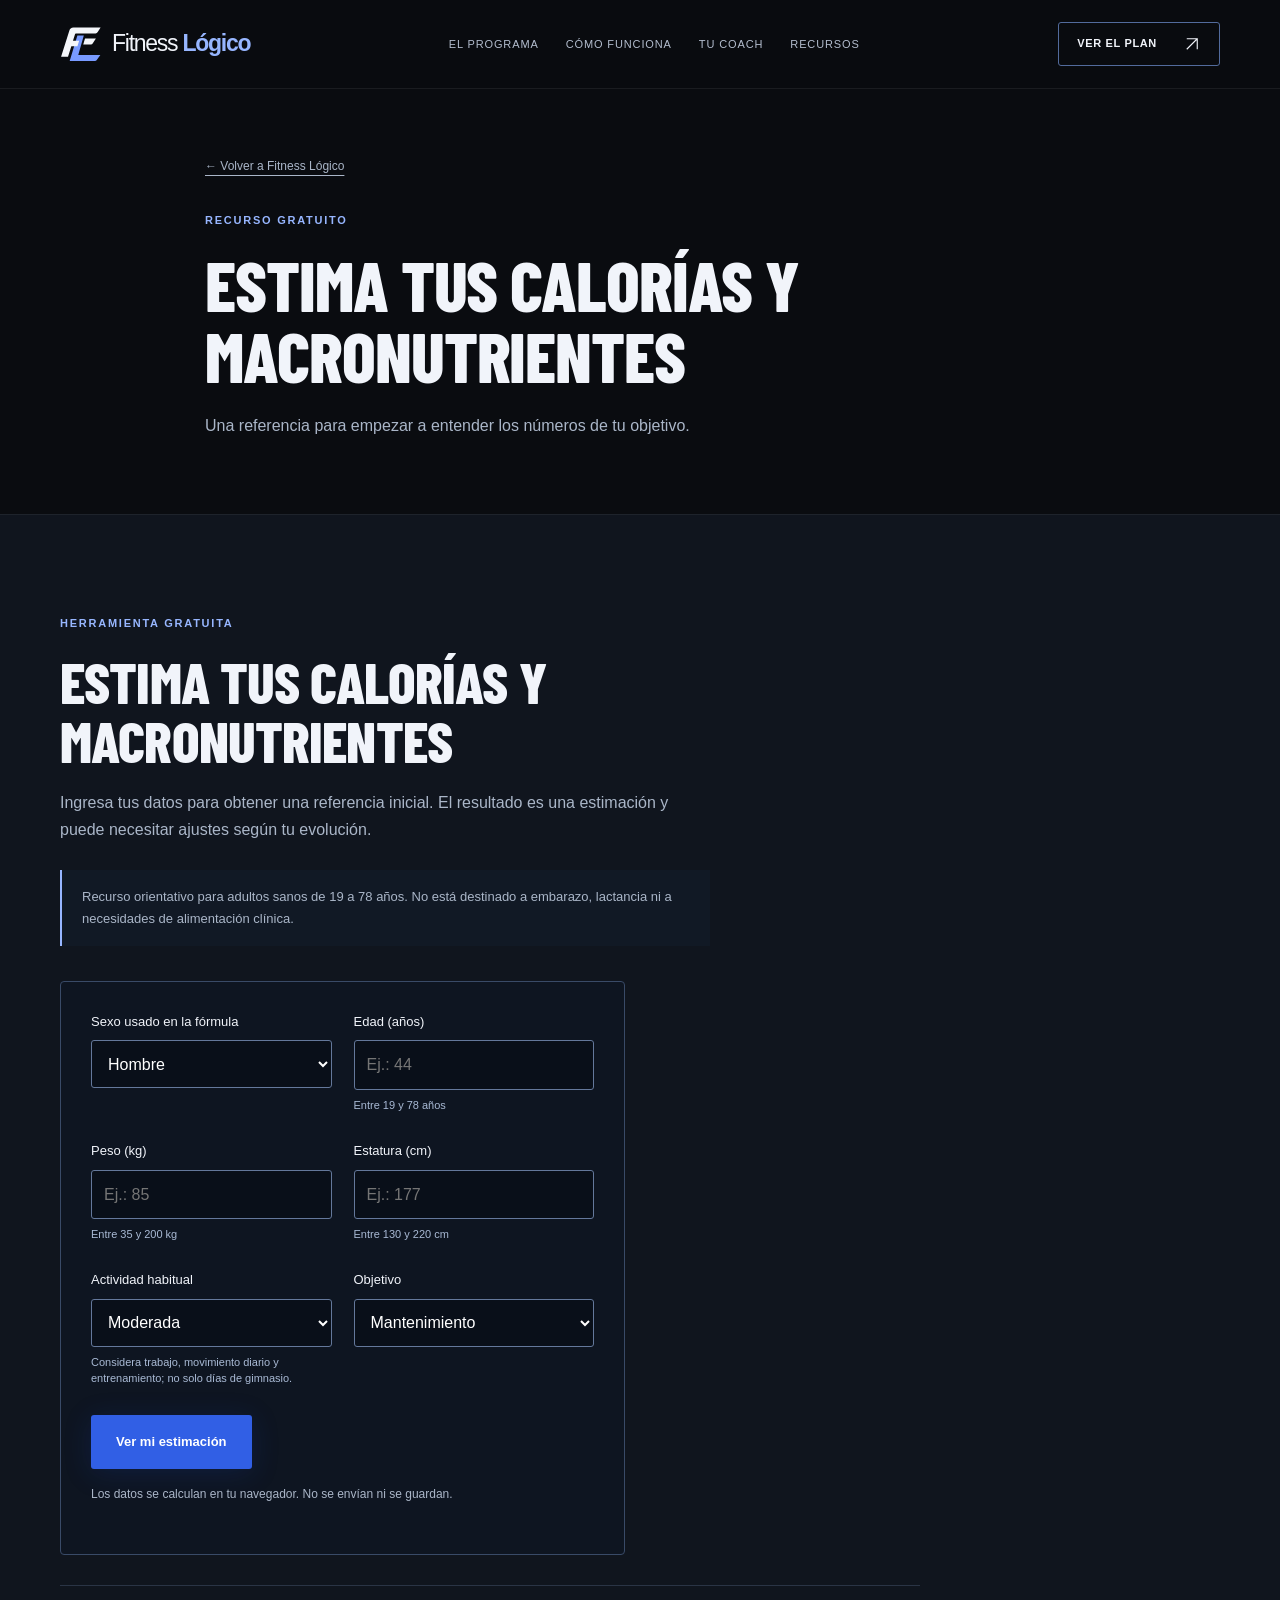
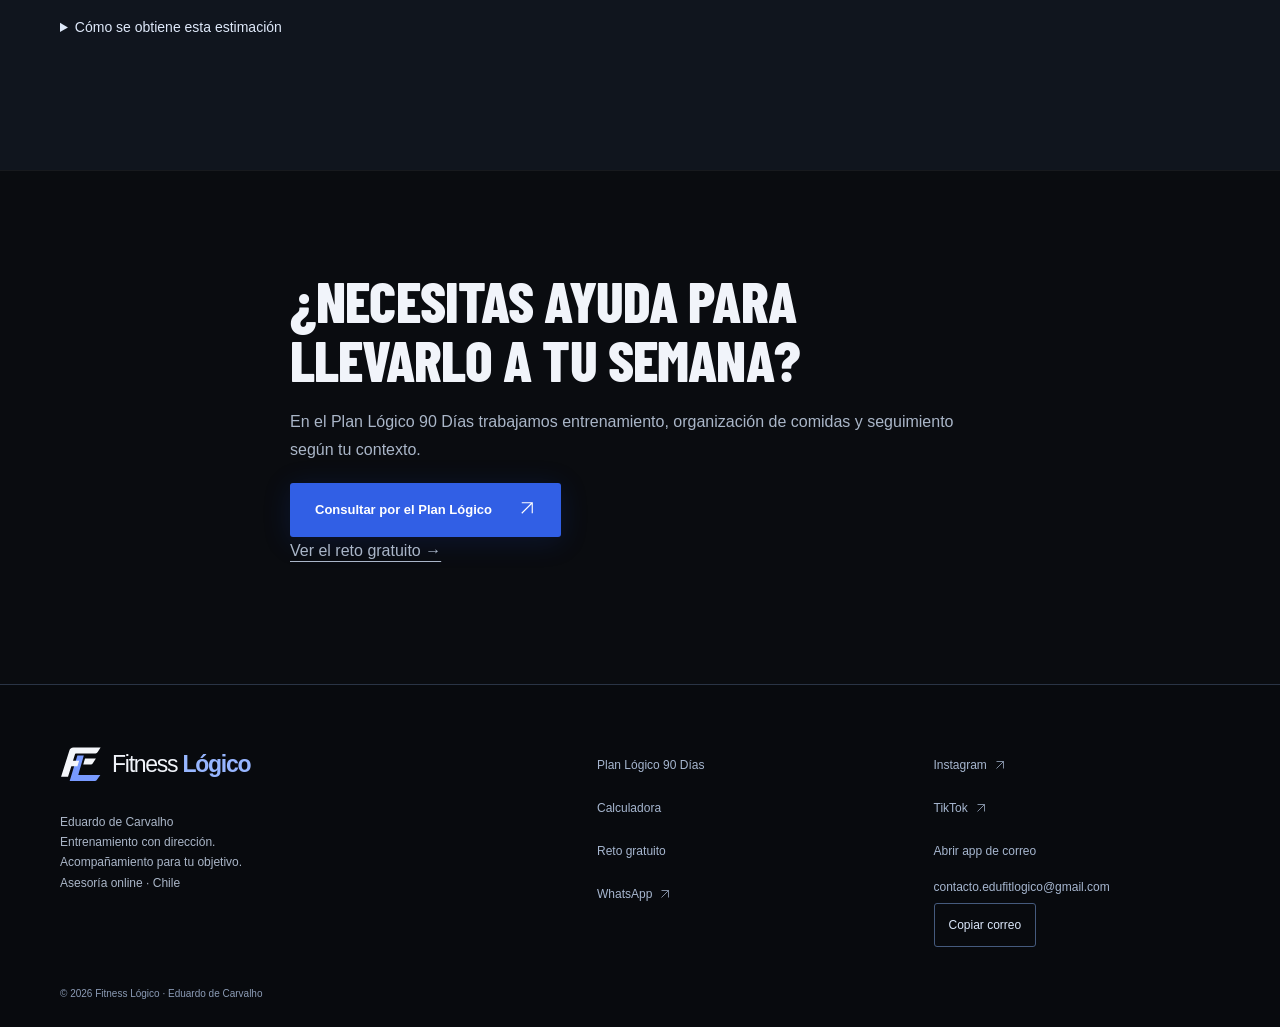
<file: calculadora.html>
<!doctype html>
<html lang="es">
<head>
<meta charset="utf-8">
<meta name="viewport" content="width=device-width,initial-scale=1">
<meta name="description" content="Estima calorías y macronutrientes como referencia inicial. Herramienta gratuita de Fitness Lógico para adultos, con límites y supuestos visibles.">
<meta property="og:title" content="Calculadora orientativa | Fitness Lógico">
<meta property="og:description" content="Estima calorías y macronutrientes como referencia inicial. Herramienta gratuita de Fitness Lógico para adultos, con límites y supuestos visibles.">
<meta property="og:type" content="website">
<meta property="og:url" content="https://fitnesslogico.com/calculadora.html">
<meta property="og:image" content="https://fitnesslogico.com/assets/eduardo-hero.webp">
<meta name="theme-color" content="#0a0c10">
<title>Calculadora orientativa | Fitness Lógico</title>
<link rel="stylesheet" href="assets/site.css">
<script src="assets/calculator.js" defer>
</script>
<script src="assets/site.js" defer>
</script>
<link rel="icon" href="assets/favicon.svg" type="image/svg+xml">
<link rel="apple-touch-icon" href="apple-touch-icon.png">
</head>
<body>
<a class="skip" href="#main">Ir al contenido</a>
<header class="header">
  <div class="container nav">
    <a class="brand" href="index.html" aria-label="Fitness Lógico, inicio">
      <img class="brand-logo" src="assets/logo-fl.svg" width="46" height="40" alt="" aria-hidden="true">
      <span>Fitness <strong>Lógico</strong>
</span>
    </a>
    <nav aria-label="Navegación principal" class="desktop-nav">
      <a href="index.html#plan">El programa</a>
<a href="index.html#como-funciona">Cómo funciona</a>
      <a href="index.html#sobre-mi">Tu coach</a>
<a href="index.html#recursos">Recursos</a>
    </nav>
    <a class="button header-cta" href="index.html#condiciones">Ver el plan <svg class="arrow-icon" viewBox="0 0 24 24" fill="none" aria-hidden="true"><path d="M5 19 19 5M5 5h14v14" stroke="currentColor" stroke-width="1.5"/></svg>
</a>
    <details class="mobile-nav">
<summary>Menú <span aria-hidden="true">☰</span>
</summary>
      <nav aria-label="Navegación móvil">
        <a href="index.html#plan">El programa</a>
<a href="index.html#como-funciona">Cómo funciona</a>
        <a href="index.html#sobre-mi">Tu coach</a>
<a href="index.html#condiciones">Precio y alcance</a>
        <a href="index.html#faq">Preguntas</a>
<a href="index.html#recursos">Recursos gratuitos</a>
        <a href="calculadora.html">Calculadora</a>
<a href="reto.html">Reto gratuito</a>
      </nav>
    </details>
  </div>
</header>
<main id="main">
<section class="container page-intro">
<a class="back" href="index.html#recursos">← Volver a Fitness Lógico</a>
<p class="eyebrow">RECURSO GRATUITO</p>
<h1>Estima tus calorías y macronutrientes</h1>
<p>Una referencia para empezar a entender los números de tu objetivo.</p>
</section>
<section class="section surface" id="calculadora">
<div class="container">
<div class="section-title">
<p class="eyebrow">HERRAMIENTA GRATUITA</p>
<h2>Estima tus calorías y macronutrientes</h2>
<p>Ingresa tus datos para obtener una referencia inicial. El resultado es una estimación y puede necesitar ajustes según tu evolución.</p>
<p class="note">Recurso orientativo para adultos sanos de 19 a 78 años. No está destinado a embarazo, lactancia ni a necesidades de alimentación clínica.</p>
</div>
<div class="calculator" data-calculator>
<div class="calc-form" role="group" aria-label="Datos de la calculadora">
<div class="form-grid">
<div class="field">
<label for="sex">Sexo usado en la fórmula</label>
<select id="sex" name="sex" aria-describedby="sex-error">
<option value="hombre">Hombre</option>
<option value="mujer">Mujer</option>
</select>
<span id="sex-error" class="field-error">
</span>
</div>
<div class="field">
<label for="age">Edad (años)</label>
<input id="age" name="age" type="number" min="19" max="78" step="1" inputmode="numeric" placeholder="Ej.: 44" required aria-describedby="age-hint age-error">
<span id="age-hint" class="field-hint">Entre 19 y 78 años</span>
<span id="age-error" class="field-error">
</span>
</div>
<div class="field">
<label for="weight">Peso (kg)</label>
<input id="weight" name="weight" type="number" min="35" max="200" step="0.1" inputmode="decimal" placeholder="Ej.: 85" required aria-describedby="weight-hint weight-error">
<span id="weight-hint" class="field-hint">Entre 35 y 200 kg</span>
<span id="weight-error" class="field-error">
</span>
</div>
<div class="field">
<label for="height">Estatura (cm)</label>
<input id="height" name="height" type="number" min="130" max="220" step="0.1" inputmode="decimal" placeholder="Ej.: 177" required aria-describedby="height-hint height-error">
<span id="height-hint" class="field-hint">Entre 130 y 220 cm</span>
<span id="height-error" class="field-error">
</span>
</div>
<div class="field">
<label for="activity">Actividad habitual</label>
<select id="activity" name="activity" aria-describedby="activity-hint activity-error">
<option value="1.2">Sedentaria</option>
<option value="1.375">Ligera</option>
<option value="1.55" selected>Moderada</option>
<option value="1.725">Alta</option>
<option value="1.9">Muy alta</option>
</select>
<span id="activity-hint" class="field-hint">Considera trabajo, movimiento diario y entrenamiento; no solo días de gimnasio.</span>
<span id="activity-error" class="field-error">
</span>
</div>
<div class="field">
<label for="goal">Objetivo</label>
<select id="goal" name="goal" aria-describedby="goal-error">
<option value="mantenimiento">Mantenimiento</option>
<option value="deficit">Déficit</option>
<option value="superavit">Superávit</option>
</select>
<span id="goal-error" class="field-error">
</span>
</div>
</div>
<p class="calc-status" role="status" aria-live="polite">
</p>
<button type="button" class="button primary" data-calculate>Ver mi estimación</button>
<p class="micro">Los datos se calculan en tu navegador. No se envían ni se guardan.</p>
</div>
<section class="calc-result" aria-labelledby="result-title" hidden tabindex="-1">
<p class="eyebrow">REFERENCIA INICIAL</p>
<h3 id="result-title">Tu estimación</h3>
<p class="result-number">
<span data-result="target">
</span>
<span> kcal/día</span>
</p>
<p data-result="goal">
</p>
<div class="result-details">
<p>Gasto en reposo estimado <strong>
<span data-result="bmr">
</span> kcal</strong>
</p>
<p>Gasto diario estimado <strong>
<span data-result="tdee">
</span> kcal</strong>
</p>
</div>
<h4>Distribución orientativa</h4>
<div class="macros">
<p>Proteína<strong>
<span data-result="protein">
</span> g</strong>
</p>
<p>Grasa<strong>
<span data-result="fat">
</span> g</strong>
</p>
<p>Carbohidratos<strong>
<span data-result="carbs">
</span> g</strong>
</p>
</div>
<p class="micro">Cantidades redondeadas. El reparto es un ejemplo de cálculo, no una pauta individual.</p>
<p class="note">Este cálculo usa una fórmula y la actividad que declaras. No mide tu metabolismo ni proporciona cantidades exactas para tu caso.</p>
</section>
<noscript>
<p>Activa JavaScript para calcular. Puedes leer el resto de la página y consultar el programa sin usar esta herramienta.</p>
</noscript>
</div>
<details class="method">
<summary>Cómo se obtiene esta estimación</summary>
<p>Se usa la ecuación Mifflin–St Jeor para estimar el gasto en reposo y un factor aproximado de actividad. El ejemplo de déficit aplica un 20% menos y el de superávit un 15% más sobre el gasto estimado.</p>
<p>El reparto ilustrativo conserva los parámetros de la herramienta anterior: proteína de 2,2 g/kg en déficit, 2 g/kg en mantenimiento y 1,8 g/kg en superávit; 25% de la energía en grasa y el resto en carbohidratos. Estos parámetros no son una recomendación universal ni proceden todos de la ecuación Mifflin.</p>
<p>La herramienta no evalúa tu salud ni puede decidir por ti qué objetivo o cantidades necesitas. Si los datos no permiten un reparto coherente, no muestra un resultado.</p>
<a href="https://pubmed.ncbi.nlm.nih.gov/2305711/" target="_blank" rel="noopener noreferrer">Referencia de la ecuación: Mifflin y colaboradores, 1990 <svg class="arrow-icon" viewBox="0 0 24 24" fill="none" aria-hidden="true"><path d="M5 19 19 5M5 5h14v14" stroke="currentColor" stroke-width="1.5"/></svg></a>
</details>
</div>
</section>
<section class="section">
<div class="container narrow">
<h2>¿Necesitas ayuda para llevarlo a tu semana?</h2>
<p>En el Plan Lógico 90 Días trabajamos entrenamiento, organización de comidas y seguimiento según tu contexto.</p>
<a class="button primary" href="https://wa.me/56953361953?text=Hola%20Eduardo%2C%20quiero%20informaci%C3%B3n%20del%20Plan%20L%C3%B3gico%2090%20D%C3%ADas.%20Me%20gustar%C3%ADa%20saber%20c%C3%B3mo%20empezar." target="_blank" rel="noopener noreferrer">Consultar por el Plan Lógico<span aria-hidden="true"> <svg class="arrow-icon" viewBox="0 0 24 24" fill="none" aria-hidden="true"><path d="M5 19 19 5M5 5h14v14" stroke="currentColor" stroke-width="1.5"/></svg></span>
</a>
<p>
<a href="reto.html">Ver el reto gratuito →</a>
</p>
</div>
</section>
</main>
<footer class="footer">
<div class="container footer-grid">
<div>
<a class="brand" href="index.html">
<img class="brand-logo" src="assets/logo-fl.svg" width="46" height="40" alt="" aria-hidden="true">
<span>Fitness <strong>Lógico</strong>
</span>
</a>
<p>Eduardo de Carvalho<br>Entrenamiento con dirección.<br>Acompañamiento para tu objetivo.<br>Asesoría online · Chile</p>
</div>
<nav aria-label="Recursos y contacto">
<a href="index.html#plan">Plan Lógico 90 Días</a>
<a href="calculadora.html">Calculadora</a>
<a href="reto.html">Reto gratuito</a>
<a href="https://wa.me/56953361953?text=Hola%20Eduardo%2C%20quiero%20informaci%C3%B3n%20del%20Plan%20L%C3%B3gico%2090%20D%C3%ADas.%20Me%20gustar%C3%ADa%20saber%20c%C3%B3mo%20empezar." target="_blank" rel="noopener noreferrer">WhatsApp <svg class="arrow-icon" viewBox="0 0 24 24" fill="none" aria-hidden="true"><path d="M5 19 19 5M5 5h14v14" stroke="currentColor" stroke-width="1.5"/></svg></a>
</nav>
<nav aria-label="Redes">
<a href="https://instagram.com/edu.fitness.logico" target="_blank" rel="noopener noreferrer">Instagram <svg class="arrow-icon" viewBox="0 0 24 24" fill="none" aria-hidden="true"><path d="M5 19 19 5M5 5h14v14" stroke="currentColor" stroke-width="1.5"/></svg></a>
<a href="https://www.tiktok.com/@fitness_logico" target="_blank" rel="noopener noreferrer">TikTok <svg class="arrow-icon" viewBox="0 0 24 24" fill="none" aria-hidden="true"><path d="M5 19 19 5M5 5h14v14" stroke="currentColor" stroke-width="1.5"/></svg></a>
<div class="email-contact">
<a href="mailto:contacto.edufitlogico@gmail.com">Abrir app de correo</a>
<span class="email-address">contacto.edufitlogico@gmail.com</span>
<button type="button" class="copy-email" data-copy-email="contacto.edufitlogico@gmail.com">Copiar correo</button>
<span class="email-status" role="status" aria-live="polite">
</span>
</div>
</nav>
</div>
<div class="container footer-bottom">© 2026 Fitness Lógico · Eduardo de Carvalho</div>
</footer>
</body>
</html>
</file>
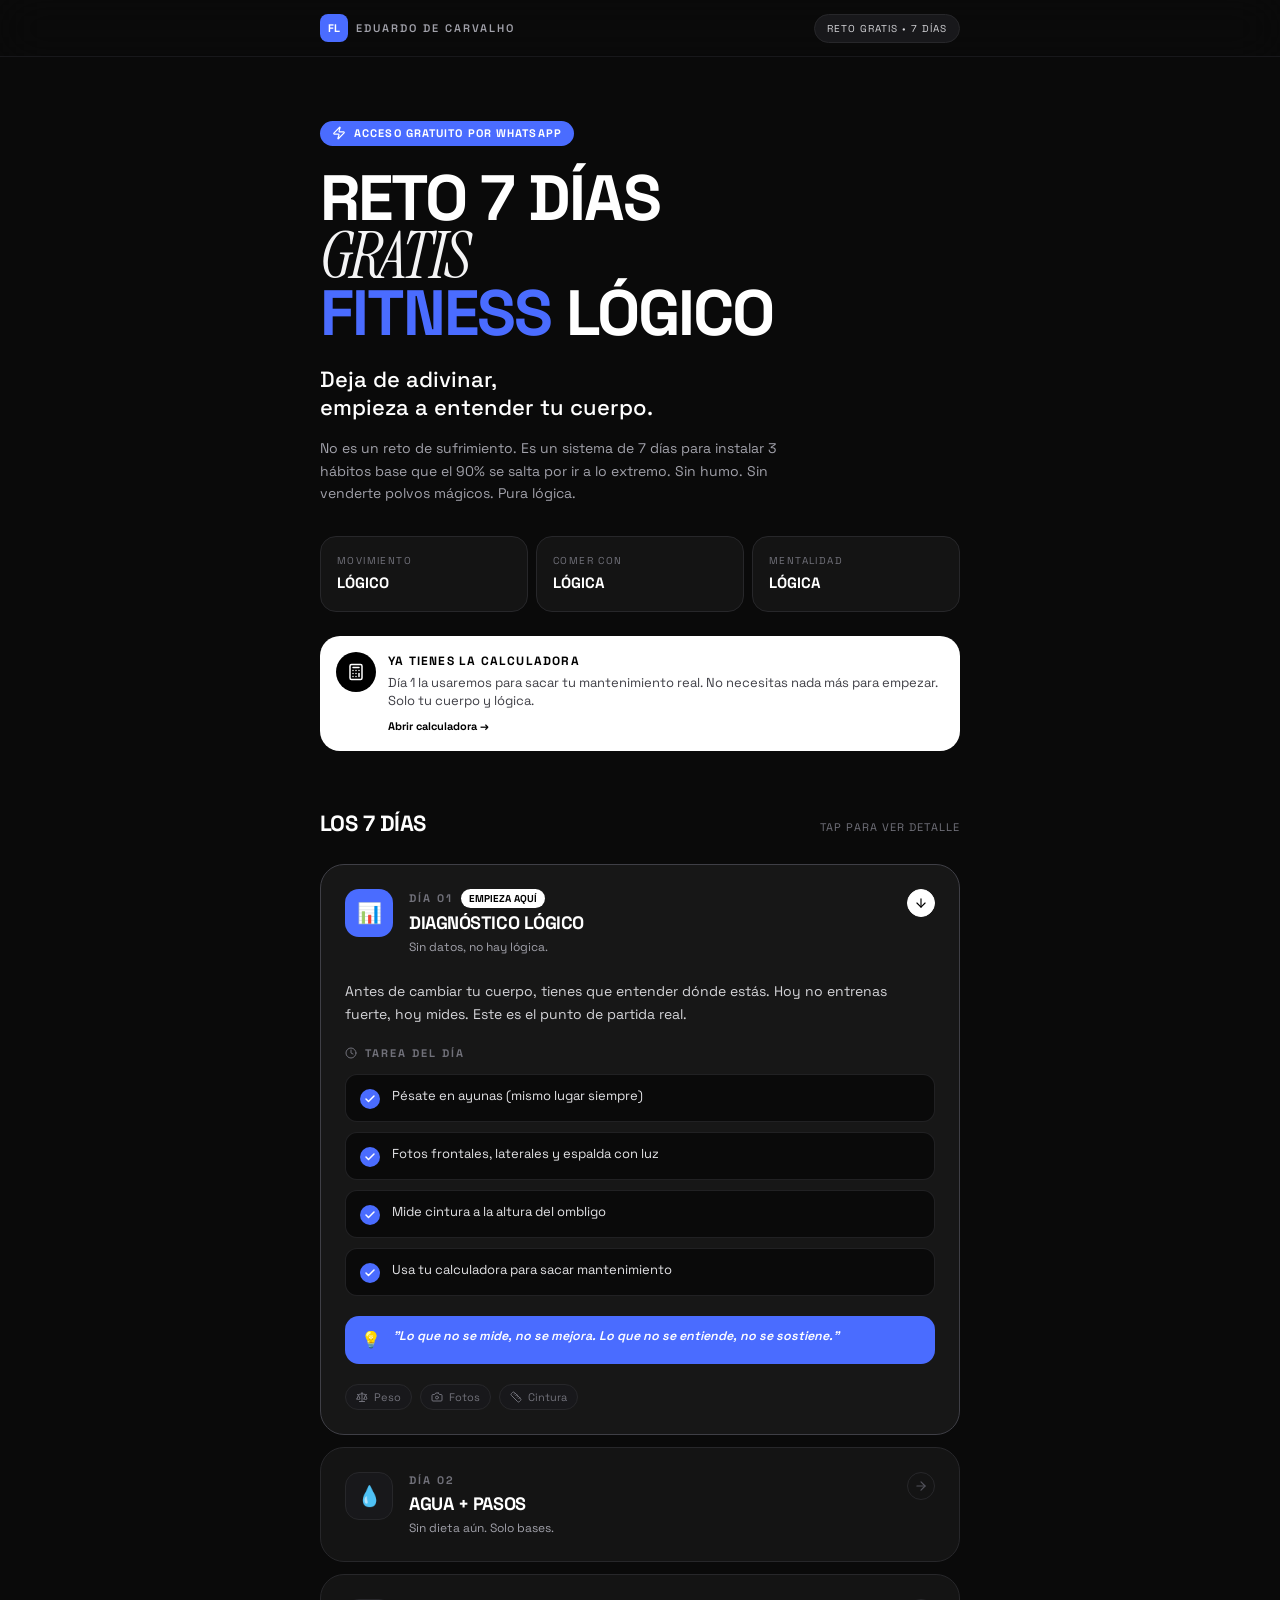
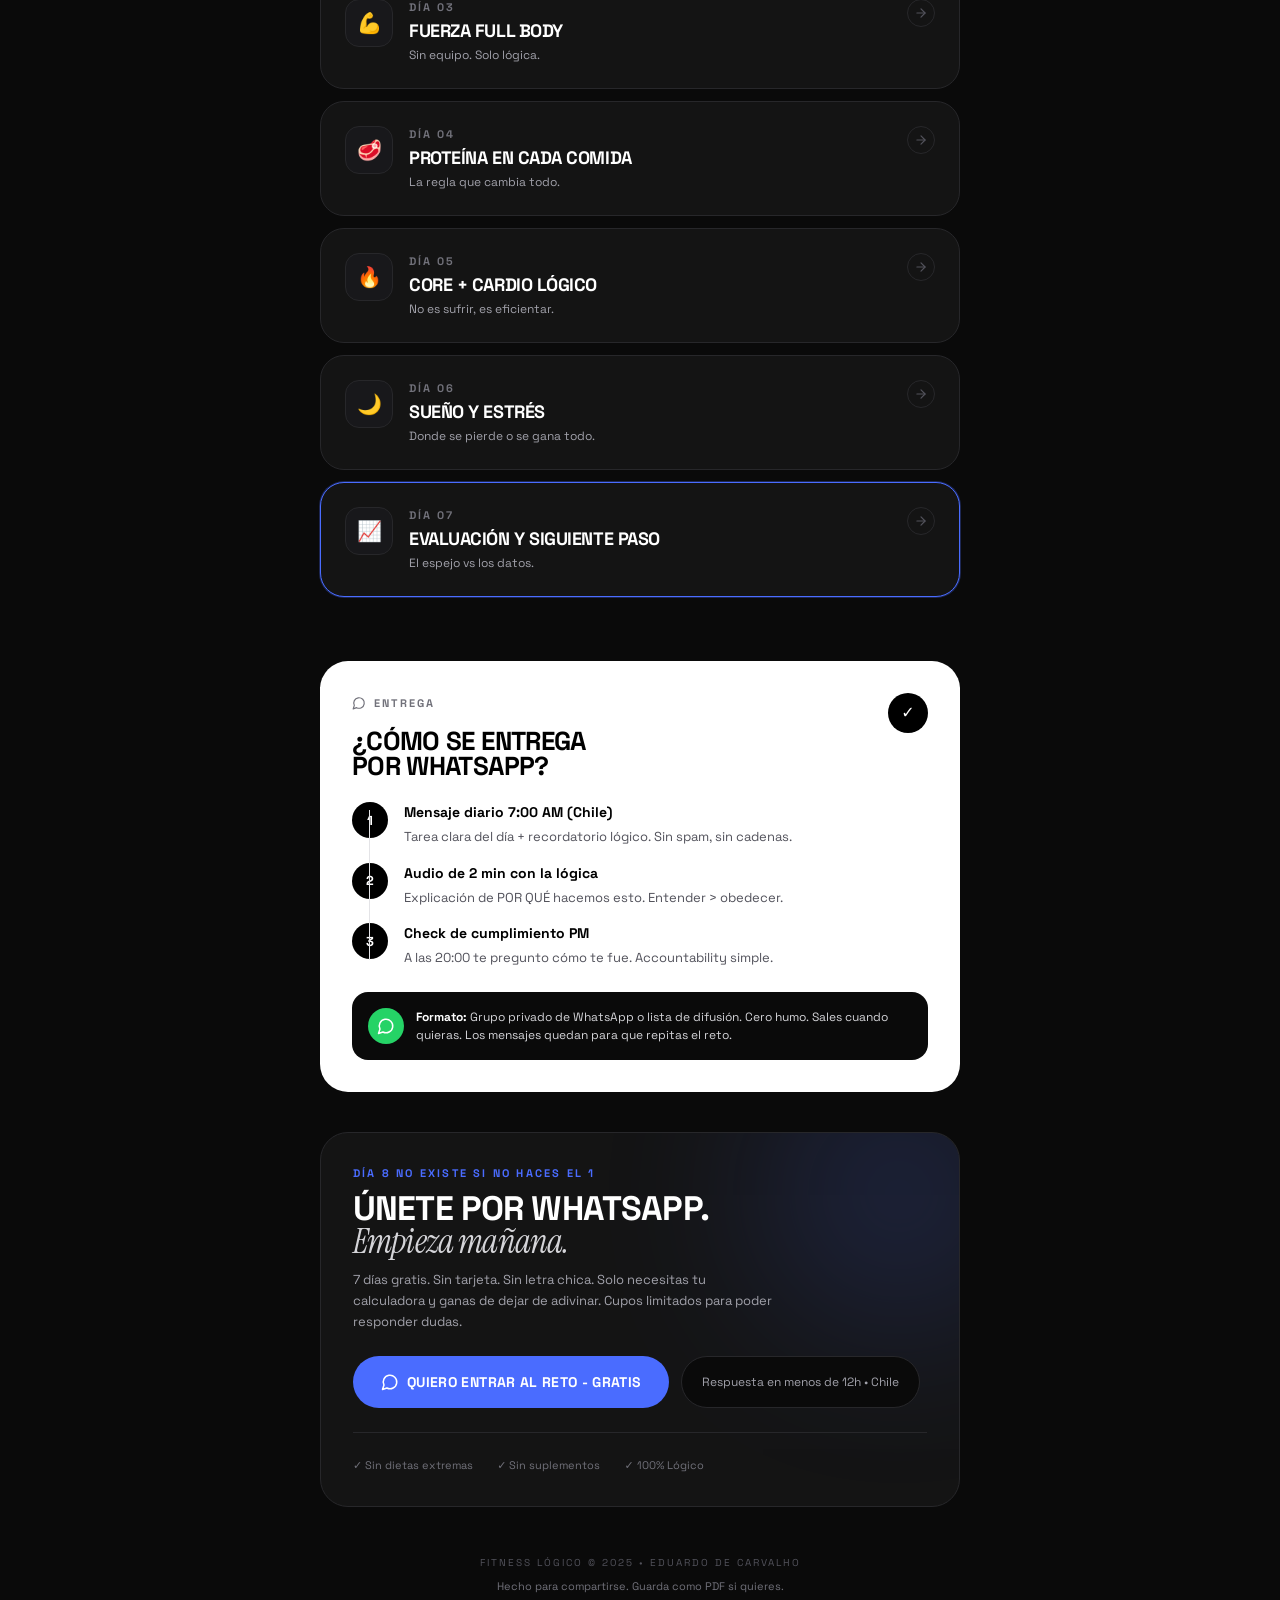
<file: reto-7-dias.html>
<!DOCTYPE html>
<html lang="en">
<head>
  <meta charset="UTF-8">
  <meta name="viewport" content="width=device-width, initial-scale=1">
  <title>React Artifact</title>
  <style>*,:after,:before{--tw-border-spacing-x:0;--tw-border-spacing-y:0;--tw-translate-x:0;--tw-translate-y:0;--tw-rotate:0;--tw-skew-x:0;--tw-skew-y:0;--tw-scale-x:1;--tw-scale-y:1;--tw-pan-x: ;--tw-pan-y: ;--tw-pinch-zoom: ;--tw-scroll-snap-strictness:proximity;--tw-gradient-from-position: ;--tw-gradient-via-position: ;--tw-gradient-to-position: ;--tw-ordinal: ;--tw-slashed-zero: ;--tw-numeric-figure: ;--tw-numeric-spacing: ;--tw-numeric-fraction: ;--tw-ring-inset: ;--tw-ring-offset-width:0px;--tw-ring-offset-color:#fff;--tw-ring-color:rgba(59,130,246,.5);--tw-ring-offset-shadow:0 0 #0000;--tw-ring-shadow:0 0 #0000;--tw-shadow:0 0 #0000;--tw-shadow-colored:0 0 #0000;--tw-blur: ;--tw-brightness: ;--tw-contrast: ;--tw-grayscale: ;--tw-hue-rotate: ;--tw-invert: ;--tw-saturate: ;--tw-sepia: ;--tw-drop-shadow: ;--tw-backdrop-blur: ;--tw-backdrop-brightness: ;--tw-backdrop-contrast: ;--tw-backdrop-grayscale: ;--tw-backdrop-hue-rotate: ;--tw-backdrop-invert: ;--tw-backdrop-opacity: ;--tw-backdrop-saturate: ;--tw-backdrop-sepia: ;--tw-contain-size: ;--tw-contain-layout: ;--tw-contain-paint: ;--tw-contain-style: }::backdrop{--tw-border-spacing-x:0;--tw-border-spacing-y:0;--tw-translate-x:0;--tw-translate-y:0;--tw-rotate:0;--tw-skew-x:0;--tw-skew-y:0;--tw-scale-x:1;--tw-scale-y:1;--tw-pan-x: ;--tw-pan-y: ;--tw-pinch-zoom: ;--tw-scroll-snap-strictness:proximity;--tw-gradient-from-position: ;--tw-gradient-via-position: ;--tw-gradient-to-position: ;--tw-ordinal: ;--tw-slashed-zero: ;--tw-numeric-figure: ;--tw-numeric-spacing: ;--tw-numeric-fraction: ;--tw-ring-inset: ;--tw-ring-offset-width:0px;--tw-ring-offset-color:#fff;--tw-ring-color:rgba(59,130,246,.5);--tw-ring-offset-shadow:0 0 #0000;--tw-ring-shadow:0 0 #0000;--tw-shadow:0 0 #0000;--tw-shadow-colored:0 0 #0000;--tw-blur: ;--tw-brightness: ;--tw-contrast: ;--tw-grayscale: ;--tw-hue-rotate: ;--tw-invert: ;--tw-saturate: ;--tw-sepia: ;--tw-drop-shadow: ;--tw-backdrop-blur: ;--tw-backdrop-brightness: ;--tw-backdrop-contrast: ;--tw-backdrop-grayscale: ;--tw-backdrop-hue-rotate: ;--tw-backdrop-invert: ;--tw-backdrop-opacity: ;--tw-backdrop-saturate: ;--tw-backdrop-sepia: ;--tw-contain-size: ;--tw-contain-layout: ;--tw-contain-paint: ;--tw-contain-style: }/*! tailwindcss v3.4.18 | MIT License | https://tailwindcss.com*/*,:after,:before{box-sizing:border-box;border:0 solid #e5e7eb}:after,:before{--tw-content:""}:host,html{line-height:1.5;-webkit-text-size-adjust:100%;-moz-tab-size:4;-o-tab-size:4;tab-size:4;font-family:ui-sans-serif,system-ui,sans-serif,Apple Color Emoji,Segoe UI Emoji,Segoe UI Symbol,Noto Color Emoji;font-feature-settings:normal;font-variation-settings:normal;-webkit-tap-highlight-color:transparent}body{line-height:inherit}hr{height:0;color:inherit;border-top-width:1px}abbr:where([title]){-webkit-text-decoration:underline dotted;text-decoration:underline dotted}h1,h2,h3,h4,h5,h6{font-size:inherit;font-weight:inherit}a{color:inherit;text-decoration:inherit}b,strong{font-weight:bolder}code,kbd,pre,samp{font-family:ui-monospace,SFMono-Regular,Menlo,Monaco,Consolas,Liberation Mono,Courier New,monospace;font-feature-settings:normal;font-variation-settings:normal;font-size:1em}small{font-size:80%}sub,sup{font-size:75%;line-height:0;position:relative;vertical-align:baseline}sub{bottom:-.25em}sup{top:-.5em}table{text-indent:0;border-color:inherit;border-collapse:collapse}button,input,optgroup,select,textarea{font-family:inherit;font-feature-settings:inherit;font-variation-settings:inherit;font-size:100%;font-weight:inherit;line-height:inherit;letter-spacing:inherit;color:inherit;margin:0;padding:0}button,select{text-transform:none}button,input:where([type=button]),input:where([type=reset]),input:where([type=submit]){-webkit-appearance:button;background-color:transparent;background-image:none}:-moz-focusring{outline:auto}:-moz-ui-invalid{box-shadow:none}progress{vertical-align:baseline}::-webkit-inner-spin-button,::-webkit-outer-spin-button{height:auto}[type=search]{-webkit-appearance:textfield;outline-offset:-2px}::-webkit-search-decoration{-webkit-appearance:none}::-webkit-file-upload-button{-webkit-appearance:button;font:inherit}summary{display:list-item}blockquote,dd,dl,figure,h1,h2,h3,h4,h5,h6,hr,p,pre{margin:0}fieldset{margin:0}fieldset,legend{padding:0}menu,ol,ul{list-style:none;margin:0;padding:0}dialog{padding:0}textarea{resize:vertical}input::-moz-placeholder,textarea::-moz-placeholder{opacity:1;color:#9ca3af}input::placeholder,textarea::placeholder{opacity:1;color:#9ca3af}[role=button],button{cursor:pointer}:disabled{cursor:default}audio,canvas,embed,iframe,img,object,svg,video{display:block;vertical-align:middle}img,video{max-width:100%;height:auto}[hidden]:where(:not([hidden=until-found])){display:none}.absolute{position:absolute}.relative{position:relative}.sticky{position:sticky}.-right-20{right:-5rem}.-top-20{top:-5rem}.bottom-2{bottom:.5rem}.left-\[17px\]{left:17px}.top-0{top:0}.top-2{top:.5rem}.z-50{z-index:50}.mx-auto{margin-left:auto;margin-right:auto}.mb-3{margin-bottom:.75rem}.mb-6{margin-bottom:1.5rem}.mt-0\.5{margin-top:.125rem}.mt-1{margin-top:.25rem}.mt-10{margin-top:2.5rem}.mt-12{margin-top:3rem}.mt-14{margin-top:3.5rem}.mt-16{margin-top:4rem}.mt-2{margin-top:.5rem}.mt-3{margin-top:.75rem}.mt-4{margin-top:1rem}.mt-5{margin-top:1.25rem}.mt-6{margin-top:1.5rem}.mt-8{margin-top:2rem}.flex{display:flex}.inline-flex{display:inline-flex}.grid{display:grid}.hidden{display:none}.h-10{height:2.5rem}.h-12{height:3rem}.h-5{height:1.25rem}.h-7{height:1.75rem}.h-8{height:2rem}.h-9{height:2.25rem}.h-\[280px\]{height:280px}.h-\[52px\]{height:52px}.h-\[56px\]{height:56px}.min-h-screen{min-height:100vh}.w-10{width:2.5rem}.w-12{width:3rem}.w-5{width:1.25rem}.w-7{width:1.75rem}.w-8{width:2rem}.w-9{width:2.25rem}.w-\[280px\]{width:280px}.w-\[56px\]{width:56px}.w-full{width:100%}.w-px{width:1px}.max-w-\[420px\]{max-width:420px}.max-w-\[480px\]{max-width:480px}.max-w-\[680px\]{max-width:680px}.flex-1{flex:1 1 0%}.shrink-0{flex-shrink:0}.rotate-90{--tw-rotate:90deg;transform:translate(var(--tw-translate-x),var(--tw-translate-y)) rotate(var(--tw-rotate)) skewX(var(--tw-skew-x)) skewY(var(--tw-skew-y)) scaleX(var(--tw-scale-x)) scaleY(var(--tw-scale-y))}.grid-cols-3{grid-template-columns:repeat(3,minmax(0,1fr))}.flex-col{flex-direction:column}.items-start{align-items:flex-start}.items-center{align-items:center}.items-baseline{align-items:baseline}.justify-center{justify-content:center}.justify-between{justify-content:space-between}.gap-1\.5{gap:.375rem}.gap-2{gap:.5rem}.gap-3{gap:.75rem}.gap-4{gap:1rem}.gap-6{gap:1.5rem}.space-y-2\.5>:not([hidden])~:not([hidden]){--tw-space-y-reverse:0;margin-top:calc(.625rem*(1 - var(--tw-space-y-reverse)));margin-bottom:calc(.625rem*var(--tw-space-y-reverse))}.space-y-3>:not([hidden])~:not([hidden]){--tw-space-y-reverse:0;margin-top:calc(.75rem*(1 - var(--tw-space-y-reverse)));margin-bottom:calc(.75rem*var(--tw-space-y-reverse))}.space-y-4>:not([hidden])~:not([hidden]){--tw-space-y-reverse:0;margin-top:calc(1rem*(1 - var(--tw-space-y-reverse)));margin-bottom:calc(1rem*var(--tw-space-y-reverse))}.overflow-hidden{overflow:hidden}.rounded-\[12px\]{border-radius:12px}.rounded-\[14px\]{border-radius:14px}.rounded-\[16px\]{border-radius:16px}.rounded-\[20px\]{border-radius:20px}.rounded-\[24px\]{border-radius:24px}.rounded-\[28px\]{border-radius:28px}.rounded-\[8px\]{border-radius:8px}.rounded-full{border-radius:9999px}.border{border-width:1px}.border-b{border-bottom-width:1px}.border-t{border-top-width:1px}.border-\[\#FFE600\]{--tw-border-opacity:1;border-color:rgb(74 108 255/var(--tw-border-opacity,1))}.border-white{--tw-border-opacity:1;border-color:rgb(255 255 255/var(--tw-border-opacity,1))}.border-zinc-700{--tw-border-opacity:1;border-color:rgb(63 63 70/var(--tw-border-opacity,1))}.border-zinc-800{--tw-border-opacity:1;border-color:rgb(39 39 42/var(--tw-border-opacity,1))}.border-zinc-800\/80{border-color:rgba(39,39,42,.8)}.border-zinc-900{--tw-border-opacity:1;border-color:rgb(24 24 27/var(--tw-border-opacity,1))}.bg-\[\#0A0A0A\]{--tw-bg-opacity:1;background-color:rgb(10 10 10/var(--tw-bg-opacity,1))}.bg-\[\#0A0A0A\]\/80{background-color:hsla(0,0%,4%,.8)}.bg-\[\#141414\]{--tw-bg-opacity:1;background-color:rgb(20 20 20/var(--tw-bg-opacity,1))}.bg-\[\#171717\]{--tw-bg-opacity:1;background-color:rgb(23 23 23/var(--tw-bg-opacity,1))}.bg-\[\#25D366\]{--tw-bg-opacity:1;background-color:rgb(37 211 102/var(--tw-bg-opacity,1))}.bg-\[\#FFE600\]{--tw-bg-opacity:1;background-color:rgb(74 108 255/var(--tw-bg-opacity,1))}.bg-black{--tw-bg-opacity:1;background-color:rgb(0 0 0/var(--tw-bg-opacity,1))}.bg-white{--tw-bg-opacity:1;background-color:rgb(255 255 255/var(--tw-bg-opacity,1))}.bg-zinc-200{--tw-bg-opacity:1;background-color:rgb(228 228 231/var(--tw-bg-opacity,1))}.bg-zinc-900{--tw-bg-opacity:1;background-color:rgb(24 24 27/var(--tw-bg-opacity,1))}.p-3{padding:.75rem}.p-4{padding:1rem}.p-5{padding:1.25rem}.p-6{padding:1.5rem}.px-2{padding-left:.5rem;padding-right:.5rem}.px-2\.5{padding-left:.625rem;padding-right:.625rem}.px-3{padding-left:.75rem;padding-right:.75rem}.px-3\.5{padding-left:.875rem;padding-right:.875rem}.px-4{padding-left:1rem;padding-right:1rem}.px-5{padding-left:1.25rem;padding-right:1.25rem}.px-7{padding-left:1.75rem;padding-right:1.75rem}.py-0\.5{padding-top:.125rem;padding-bottom:.125rem}.py-1{padding-top:.25rem;padding-bottom:.25rem}.py-1\.5{padding-top:.375rem;padding-bottom:.375rem}.py-3{padding-top:.75rem;padding-bottom:.75rem}.pb-24{padding-bottom:6rem}.pt-10{padding-top:2.5rem}.pt-6{padding-top:1.5rem}.text-left{text-align:left}.text-center{text-align:center}.text-\[10px\]{font-size:10px}.text-\[11px\]{font-size:11px}.text-\[12\.5px\]{font-size:12.5px}.text-\[12px\]{font-size:12px}.text-\[13px\]{font-size:13px}.text-\[14px\]{font-size:14px}.text-\[16px\]{font-size:16px}.text-\[17px\]{font-size:17px}.text-\[18px\]{font-size:18px}.text-\[20px\]{font-size:20px}.text-\[22px\]{font-size:22px}.text-\[26px\]{font-size:26px}.text-\[28px\]{font-size:28px}.text-\[42px\]{font-size:42px}.font-bold{font-weight:700}.font-medium{font-weight:500}.font-normal{font-weight:400}.font-semibold{font-weight:600}.italic{font-style:italic}.leading-\[0\.95\]{line-height:.95}.leading-\[0\.9\]{line-height:.9}.leading-\[1\.25\]{line-height:1.25}.leading-\[1\.4\]{line-height:1.4}.leading-\[1\.5\]{line-height:1.5}.leading-\[1\.6\]{line-height:1.6}.leading-tight{line-height:1.25}.tracking-\[-0\.03em\]{letter-spacing:-.03em}.tracking-\[0\.14em\]{letter-spacing:.14em}.tracking-\[0\.18em\]{letter-spacing:.18em}.tracking-\[0\.2em\]{letter-spacing:.2em}.tracking-tight{letter-spacing:-.025em}.tracking-wide{letter-spacing:.025em}.tracking-widest{letter-spacing:.1em}.text-\[\#FFE600\]{--tw-text-opacity:1;color:rgb(74 108 255/var(--tw-text-opacity,1))}.text-black{--tw-text-opacity:1;color:rgb(0 0 0/var(--tw-text-opacity,1))}.text-white{--tw-text-opacity:1;color:rgb(255 255 255/var(--tw-text-opacity,1))}.text-zinc-100{--tw-text-opacity:1;color:rgb(244 244 245/var(--tw-text-opacity,1))}.text-zinc-200{--tw-text-opacity:1;color:rgb(228 228 231/var(--tw-text-opacity,1))}.text-zinc-300{--tw-text-opacity:1;color:rgb(212 212 216/var(--tw-text-opacity,1))}.text-zinc-400{--tw-text-opacity:1;color:rgb(161 161 170/var(--tw-text-opacity,1))}.text-zinc-500{--tw-text-opacity:1;color:rgb(113 113 122/var(--tw-text-opacity,1))}.text-zinc-600{--tw-text-opacity:1;color:rgb(82 82 91/var(--tw-text-opacity,1))}.text-zinc-700{--tw-text-opacity:1;color:rgb(63 63 70/var(--tw-text-opacity,1))}.antialiased{-webkit-font-smoothing:antialiased;-moz-osx-font-smoothing:grayscale}.opacity-\[0\.18\]{opacity:.18}.ring-1{--tw-ring-offset-shadow:var(--tw-ring-inset) 0 0 0 var(--tw-ring-offset-width) var(--tw-ring-offset-color);--tw-ring-shadow:var(--tw-ring-inset) 0 0 0 calc(1px + var(--tw-ring-offset-width)) var(--tw-ring-color);box-shadow:var(--tw-ring-offset-shadow),var(--tw-ring-shadow),var(--tw-shadow,0 0 #0000)}.ring-\[\#FFE600\]\/30{--tw-ring-color:rgba(74,108,255,.3)}.blur-\[90px\]{--tw-blur:blur(90px);filter:var(--tw-blur) var(--tw-brightness) var(--tw-contrast) var(--tw-grayscale) var(--tw-hue-rotate) var(--tw-invert) var(--tw-saturate) var(--tw-sepia) var(--tw-drop-shadow)}.backdrop-blur-xl{--tw-backdrop-blur:blur(24px);backdrop-filter:var(--tw-backdrop-blur) var(--tw-backdrop-brightness) var(--tw-backdrop-contrast) var(--tw-backdrop-grayscale) var(--tw-backdrop-hue-rotate) var(--tw-backdrop-invert) var(--tw-backdrop-opacity) var(--tw-backdrop-saturate) var(--tw-backdrop-sepia)}.transition-all{transition-property:all;transition-timing-function:cubic-bezier(.4,0,.2,1);transition-duration:.15s}.transition-colors{transition-property:color,background-color,border-color,text-decoration-color,fill,stroke;transition-timing-function:cubic-bezier(.4,0,.2,1);transition-duration:.15s}.transition-transform{transition-property:transform;transition-timing-function:cubic-bezier(.4,0,.2,1);transition-duration:.15s}#root,body,html{min-height:100%}body{margin:0;font-family:Inter,ui-sans-serif,system-ui,-apple-system,BlinkMacSystemFont,Segoe UI,sans-serif}[role=button]:not([aria-disabled=true]),button:not(:disabled),label[for],select:not(:disabled),summary{cursor:pointer}.selection\:bg-\[\#FFE600\] ::-moz-selection{--tw-bg-opacity:1;background-color:rgb(74 108 255/var(--tw-bg-opacity,1))}.selection\:bg-\[\#FFE600\] ::selection{--tw-bg-opacity:1;background-color:rgb(74 108 255/var(--tw-bg-opacity,1))}.selection\:text-black ::-moz-selection{--tw-text-opacity:1;color:rgb(0 0 0/var(--tw-text-opacity,1))}.selection\:text-black ::selection{--tw-text-opacity:1;color:rgb(0 0 0/var(--tw-text-opacity,1))}.selection\:bg-\[\#FFE600\]::-moz-selection{--tw-bg-opacity:1;background-color:rgb(74 108 255/var(--tw-bg-opacity,1))}.selection\:bg-\[\#FFE600\]::selection{--tw-bg-opacity:1;background-color:rgb(74 108 255/var(--tw-bg-opacity,1))}.selection\:text-black::-moz-selection{--tw-text-opacity:1;color:rgb(0 0 0/var(--tw-text-opacity,1))}.selection\:text-black::selection{--tw-text-opacity:1;color:rgb(0 0 0/var(--tw-text-opacity,1))}.hover\:bg-\[\#ffea5c\]:hover{--tw-bg-opacity:1;background-color:rgb(99 128 255/var(--tw-bg-opacity,1))}.selection\:text-white ::-moz-selection{--tw-text-opacity:1;color:rgb(255 255 255/var(--tw-text-opacity,1))}.selection\:text-white ::selection{--tw-text-opacity:1;color:rgb(255 255 255/var(--tw-text-opacity,1))}.selection\:text-white::-moz-selection{--tw-text-opacity:1;color:rgb(255 255 255/var(--tw-text-opacity,1))}.selection\:text-white::selection{--tw-text-opacity:1;color:rgb(255 255 255/var(--tw-text-opacity,1))}@media (min-width:640px){.sm\:flex-row{flex-direction:row}}@media (min-width:768px){.md\:block{display:block}.md\:p-4{padding:1rem}.md\:p-6{padding:1.5rem}.md\:p-8{padding:2rem}.md\:pt-16{padding-top:4rem}.md\:text-\[15px\]{font-size:15px}.md\:text-\[18px\]{font-size:18px}.md\:text-\[22px\]{font-size:22px}.md\:text-\[34px\]{font-size:34px}.md\:text-\[64px\]{font-size:64px}}</style>
</head>
<body>
  <div id="root"></div>
  
  <script type="module">var ff=Object.create;var{getPrototypeOf:df,defineProperty:Xl,getOwnPropertyNames:pf}=Object;var mf=Object.prototype.hasOwnProperty;var Me=(e,t,n)=>{n=e!=null?ff(df(e)):{};let r=t||!e||!e.__esModule?Xl(n,"default",{value:e,enumerable:!0}):n;for(let l of pf(e))if(!mf.call(r,l))Xl(r,l,{get:()=>e[l],enumerable:!0});return r};var Er=(e,t)=>()=>(t||e((t={exports:{}}).exports,t),t.exports);var vf=(e,t)=>{for(var n in t)Xl(e,n,{get:t[n],enumerable:!0,configurable:!0,set:(r)=>t[n]=()=>r})};var hf=(e,t)=>()=>(e&&(t=e(e=0)),t);var yt=Er((Of)=>{var pn=Symbol.for("react.element"),yf=Symbol.for("react.portal"),gf=Symbol.for("react.fragment"),Sf=Symbol.for("react.strict_mode"),wf=Symbol.for("react.profiler"),kf=Symbol.for("react.provider"),xf=Symbol.for("react.context"),Ef=Symbol.for("react.forward_ref"),Nf=Symbol.for("react.suspense"),Cf=Symbol.for("react.memo"),zf=Symbol.for("react.lazy"),gu=Symbol.iterator;function _f(e){if(e===null||typeof e!=="object")return null;return e=gu&&e[gu]||e["@@iterator"],typeof e==="function"?e:null}var ku={isMounted:function(){return!1},enqueueForceUpdate:function(){},enqueueReplaceState:function(){},enqueueSetState:function(){}},xu=Object.assign,Eu={};function At(e,t,n){this.props=e,this.context=t,this.refs=Eu,this.updater=n||ku}At.prototype.isReactComponent={};At.prototype.setState=function(e,t){if(typeof e!=="object"&&typeof e!=="function"&&e!=null)throw Error("setState(...): takes an object of state variables to update or a function which returns an object of state variables.");this.updater.enqueueSetState(this,e,t,"setState")};At.prototype.forceUpdate=function(e){this.updater.enqueueForceUpdate(this,e,"forceUpdate")};function Nu(){}Nu.prototype=At.prototype;function Jl(e,t,n){this.props=e,this.context=t,this.refs=Eu,this.updater=n||ku}var ql=Jl.prototype=new Nu;ql.constructor=Jl;xu(ql,At.prototype);ql.isPureReactComponent=!0;var Su=Array.isArray,Cu=Object.prototype.hasOwnProperty,jl={current:null},zu={key:!0,ref:!0,__self:!0,__source:!0};function _u(e,t,n){var r,l={},i=null,o=null;if(t!=null)for(r in t.ref!==void 0&&(o=t.ref),t.key!==void 0&&(i=""+t.key),t)Cu.call(t,r)&&!zu.hasOwnProperty(r)&&(l[r]=t[r]);var u=arguments.length-2;if(u===1)l.children=n;else if(1<u){for(var a=Array(u),c=0;c<u;c++)a[c]=arguments[c+2];l.children=a}if(e&&e.defaultProps)for(r in u=e.defaultProps,u)l[r]===void 0&&(l[r]=u[r]);return{$$typeof:pn,type:e,key:i,ref:o,props:l,_owner:jl.current}}function Pf(e,t){return{$$typeof:pn,type:e.type,key:t,ref:e.ref,props:e.props,_owner:e._owner}}function bl(e){return typeof e==="object"&&e!==null&&e.$$typeof===pn}function Tf(e){var t={"=":"=0",":":"=2"};return"$"+e.replace(/[=:]/g,function(n){return t[n]})}var wu=/\/+/g;function Zl(e,t){return typeof e==="object"&&e!==null&&e.key!=null?Tf(""+e.key):t.toString(36)}function Cr(e,t,n,r,l){var i=typeof e;if(i==="undefined"||i==="boolean")e=null;var o=!1;if(e===null)o=!0;else switch(i){case"string":case"number":o=!0;break;case"object":switch(e.$$typeof){case pn:case yf:o=!0}}if(o)return o=e,l=l(o),e=r===""?"."+Zl(o,0):r,Su(l)?(n="",e!=null&&(n=e.replace(wu,"$&/")+"/"),Cr(l,t,n,"",function(c){return c})):l!=null&&(bl(l)&&(l=Pf(l,n+(!l.key||o&&o.key===l.key?"":(""+l.key).replace(wu,"$&/")+"/")+e)),t.push(l)),1;if(o=0,r=r===""?".":r+":",Su(e))for(var u=0;u<e.length;u++){i=e[u];var a=r+Zl(i,u);o+=Cr(i,t,n,a,l)}else if(a=_f(e),typeof a==="function")for(e=a.call(e),u=0;!(i=e.next()).done;)i=i.value,a=r+Zl(i,u++),o+=Cr(i,t,n,a,l);else if(i==="object")throw t=String(e),Error("Objects are not valid as a React child (found: "+(t==="[object Object]"?"object with keys {"+Object.keys(e).join(", ")+"}":t)+"). If you meant to render a collection of children, use an array instead.");return o}function Nr(e,t,n){if(e==null)return e;var r=[],l=0;return Cr(e,r,"","",function(i){return t.call(n,i,l++)}),r}function Rf(e){if(e._status===-1){var t=e._result;t=t(),t.then(function(n){if(e._status===0||e._status===-1)e._status=1,e._result=n},function(n){if(e._status===0||e._status===-1)e._status=2,e._result=n}),e._status===-1&&(e._status=0,e._result=t)}if(e._status===1)return e._result.default;throw e._result}var re={current:null},zr={transition:null},Ff={ReactCurrentDispatcher:re,ReactCurrentBatchConfig:zr,ReactCurrentOwner:jl};function Pu(){throw Error("act(...) is not supported in production builds of React.")}Of.Children={map:Nr,forEach:function(e,t,n){Nr(e,function(){t.apply(this,arguments)},n)},count:function(e){var t=0;return Nr(e,function(){t++}),t},toArray:function(e){return Nr(e,function(t){return t})||[]},only:function(e){if(!bl(e))throw Error("React.Children.only expected to receive a single React element child.");return e}};Of.Component=At;Of.Fragment=gf;Of.Profiler=wf;Of.PureComponent=Jl;Of.StrictMode=Sf;Of.Suspense=Nf;Of.__SECRET_INTERNALS_DO_NOT_USE_OR_YOU_WILL_BE_FIRED=Ff;Of.act=Pu;Of.cloneElement=function(e,t,n){if(e===null||e===void 0)throw Error("React.cloneElement(...): The argument must be a React element, but you passed "+e+".");var r=xu({},e.props),l=e.key,i=e.ref,o=e._owner;if(t!=null){if(t.ref!==void 0&&(i=t.ref,o=jl.current),t.key!==void 0&&(l=""+t.key),e.type&&e.type.defaultProps)var u=e.type.defaultProps;for(a in t)Cu.call(t,a)&&!zu.hasOwnProperty(a)&&(r[a]=t[a]===void 0&&u!==void 0?u[a]:t[a])}var a=arguments.length-2;if(a===1)r.children=n;else if(1<a){u=Array(a);for(var c=0;c<a;c++)u[c]=arguments[c+2];r.children=u}return{$$typeof:pn,type:e.type,key:l,ref:i,props:r,_owner:o}};Of.createContext=function(e){return e={$$typeof:xf,_currentValue:e,_currentValue2:e,_threadCount:0,Provider:null,Consumer:null,_defaultValue:null,_globalName:null},e.Provider={$$typeof:kf,_context:e},e.Consumer=e};Of.createElement=_u;Of.createFactory=function(e){var t=_u.bind(null,e);return t.type=e,t};Of.createRef=function(){return{current:null}};Of.forwardRef=function(e){return{$$typeof:Ef,render:e}};Of.isValidElement=bl;Of.lazy=function(e){return{$$typeof:zf,_payload:{_status:-1,_result:e},_init:Rf}};Of.memo=function(e,t){return{$$typeof:Cf,type:e,compare:t===void 0?null:t}};Of.startTransition=function(e){var t=zr.transition;zr.transition={};try{e()}finally{zr.transition=t}};Of.unstable_act=Pu;Of.useCallback=function(e,t){return re.current.useCallback(e,t)};Of.useContext=function(e){return re.current.useContext(e)};Of.useDebugValue=function(){};Of.useDeferredValue=function(e){return re.current.useDeferredValue(e)};Of.useEffect=function(e,t){return re.current.useEffect(e,t)};Of.useId=function(){return re.current.useId()};Of.useImperativeHandle=function(e,t,n){return re.current.useImperativeHandle(e,t,n)};Of.useInsertionEffect=function(e,t){return re.current.useInsertionEffect(e,t)};Of.useLayoutEffect=function(e,t){return re.current.useLayoutEffect(e,t)};Of.useMemo=function(e,t){return re.current.useMemo(e,t)};Of.useReducer=function(e,t,n){return re.current.useReducer(e,t,n)};Of.useRef=function(e){return re.current.useRef(e)};Of.useState=function(e){return re.current.useState(e)};Of.useSyncExternalStore=function(e,t,n){return re.current.useSyncExternalStore(e,t,n)};Of.useTransition=function(){return re.current.useTransition()};Of.version="18.3.1"});var Au=Er((hd)=>{function ti(e,t){var n=e.length;e.push(t);e:for(;0<n;){var r=n-1>>>1,l=e[r];if(0<_r(l,t))e[r]=t,e[n]=l,n=r;else break e}}function Ee(e){return e.length===0?null:e[0]}function Fr(e){if(e.length===0)return null;var t=e[0],n=e.pop();if(n!==t){e[0]=n;e:for(var r=0,l=e.length,i=l>>>1;r<i;){var o=2*(r+1)-1,u=e[o],a=o+1,c=e[a];if(0>_r(u,n))a<l&&0>_r(c,u)?(e[r]=c,e[a]=n,r=a):(e[r]=u,e[o]=n,r=o);else if(a<l&&0>_r(c,n))e[r]=c,e[a]=n,r=a;else break e}}return t}function _r(e,t){var n=e.sortIndex-t.sortIndex;return n!==0?n:e.id-t.id}if(typeof performance==="object"&&typeof performance.now==="function")ni=performance,hd.unstable_now=function(){return ni.now()};else Pr=Date,ri=Pr.now(),hd.unstable_now=function(){return Pr.now()-ri};var ni,Pr,ri,Fe=[],Ze=[],vd=1,he=null,j=3,Or=!1,gt=!1,vn=!1,Ru=typeof setTimeout==="function"?setTimeout:null,Fu=typeof clearTimeout==="function"?clearTimeout:null,Tu=typeof setImmediate<"u"?setImmediate:null;typeof navigator<"u"&&navigator.scheduling!==void 0&&navigator.scheduling.isInputPending!==void 0&&navigator.scheduling.isInputPending.bind(navigator.scheduling);function li(e){for(var t=Ee(Ze);t!==null;){if(t.callback===null)Fr(Ze);else if(t.startTime<=e)Fr(Ze),t.sortIndex=t.expirationTime,ti(Fe,t);else break;t=Ee(Ze)}}function oi(e){if(vn=!1,li(e),!gt)if(Ee(Fe)!==null)gt=!0,ai(ui);else{var t=Ee(Ze);t!==null&&si(oi,t.startTime-e)}}function ui(e,t){gt=!1,vn&&(vn=!1,Fu(hn),hn=-1),Or=!0;var n=j;try{li(t);for(he=Ee(Fe);he!==null&&(!(he.expirationTime>t)||e&&!Du());){var r=he.callback;if(typeof r==="function"){he.callback=null,j=he.priorityLevel;var l=r(he.expirationTime<=t);t=hd.unstable_now(),typeof l==="function"?he.callback=l:he===Ee(Fe)&&Fr(Fe),li(t)}else Fr(Fe);he=Ee(Fe)}if(he!==null)var i=!0;else{var o=Ee(Ze);o!==null&&si(oi,o.startTime-t),i=!1}return i}finally{he=null,j=n,Or=!1}}var Lr=!1,Tr=null,hn=-1,Ou=5,Lu=-1;function Du(){return hd.unstable_now()-Lu<Ou?!1:!0}function ei(){if(Tr!==null){var e=hd.unstable_now();Lu=e;var t=!0;try{t=Tr(!0,e)}finally{t?mn():(Lr=!1,Tr=null)}}else Lr=!1}var mn;if(typeof Tu==="function")mn=function(){Tu(ei)};else if(typeof MessageChannel<"u")Rr=new MessageChannel,ii=Rr.port2,Rr.port1.onmessage=ei,mn=function(){ii.postMessage(null)};else mn=function(){Ru(ei,0)};var Rr,ii;function ai(e){Tr=e,Lr||(Lr=!0,mn())}function si(e,t){hn=Ru(function(){e(hd.unstable_now())},t)}hd.unstable_IdlePriority=5;hd.unstable_ImmediatePriority=1;hd.unstable_LowPriority=4;hd.unstable_NormalPriority=3;hd.unstable_Profiling=null;hd.unstable_UserBlockingPriority=2;hd.unstable_cancelCallback=function(e){e.callback=null};hd.unstable_continueExecution=function(){gt||Or||(gt=!0,ai(ui))};hd.unstable_forceFrameRate=function(e){0>e||125<e?console.error("forceFrameRate takes a positive int between 0 and 125, forcing frame rates higher than 125 fps is not supported"):Ou=0<e?Math.floor(1000/e):5};hd.unstable_getCurrentPriorityLevel=function(){return j};hd.unstable_getFirstCallbackNode=function(){return Ee(Fe)};hd.unstable_next=function(e){switch(j){case 1:case 2:case 3:var t=3;break;default:t=j}var n=j;j=t;try{return e()}finally{j=n}};hd.unstable_pauseExecution=function(){};hd.unstable_requestPaint=function(){};hd.unstable_runWithPriority=function(e,t){switch(e){case 1:case 2:case 3:case 4:case 5:break;default:e=3}var n=j;j=e;try{return t()}finally{j=n}};hd.unstable_scheduleCallback=function(e,t,n){var r=hd.unstable_now();switch(typeof n==="object"&&n!==null?(n=n.delay,n=typeof n==="number"&&0<n?r+n:r):n=r,e){case 1:var l=-1;break;case 2:l=250;break;case 5:l=1073741823;break;case 4:l=1e4;break;default:l=5000}return l=n+l,e={id:vd++,callback:t,priorityLevel:e,startTime:n,expirationTime:l,sortIndex:-1},n>r?(e.sortIndex=n,ti(Ze,e),Ee(Fe)===null&&e===Ee(Ze)&&(vn?(Fu(hn),hn=-1):vn=!0,si(oi,n-r))):(e.sortIndex=l,ti(Fe,e),gt||Or||(gt=!0,ai(ui))),e};hd.unstable_shouldYield=Du;hd.unstable_wrapCallback=function(e){var t=j;return function(){var n=j;j=t;try{return e.apply(this,arguments)}finally{j=n}}}});var hu={};vf(hu,{version:()=>Zc,unstable_renderSubtreeIntoContainer:()=>Xc,unstable_batchedUpdates:()=>Kc,unmountComponentAtNode:()=>Yc,render:()=>Gc,hydrateRoot:()=>Wc,hydrate:()=>Qc,flushSync:()=>$c,findDOMNode:()=>Bc,createRoot:()=>Hc,createPortal:()=>Vc,__SECRET_INTERNALS_DO_NOT_USE_OR_YOU_WILL_BE_FIRED:()=>Uc});function h(e){for(var t="https://reactjs.org/docs/error-decoder.html?invariant="+e,n=1;n<arguments.length;n++)t+="&args[]="+encodeURIComponent(arguments[n]);return"Minified React error #"+e+"; visit "+t+" for the full message or use the non-minified dev environment for full errors and additional helpful warnings."}function Ot(e,t){rn(e,t),rn(e+"Capture",t)}function rn(e,t){Bn[e]=t;for(e=0;e<t.length;e++)Ba.add(t[e])}function Id(e){if(Fi.call(Mu,e))return!0;if(Fi.call(Iu,e))return!1;if(Ad.test(e))return Mu[e]=!0;return Iu[e]=!0,!1}function Md(e,t,n,r){if(n!==null&&n.type===0)return!1;switch(typeof t){case"function":case"symbol":return!0;case"boolean":if(r)return!1;if(n!==null)return!n.acceptsBooleans;return e=e.toLowerCase().slice(0,5),e!=="data-"&&e!=="aria-";default:return!1}}function Ud(e,t,n,r){if(t===null||typeof t>"u"||Md(e,t,n,r))return!0;if(r)return!1;if(n!==null)switch(n.type){case 3:return!t;case 4:return t===!1;case 5:return isNaN(t);case 6:return isNaN(t)||1>t}return!1}function oe(e,t,n,r,l,i,o){this.acceptsBooleans=t===2||t===3||t===4,this.attributeName=r,this.attributeNamespace=l,this.mustUseProperty=n,this.propertyName=e,this.type=t,this.sanitizeURL=i,this.removeEmptyString=o}function _o(e){return e[1].toUpperCase()}function Po(e,t,n,r){var l=q.hasOwnProperty(t)?q[t]:null;if(l!==null?l.type!==0:r||!(2<t.length)||t[0]!=="o"&&t[0]!=="O"||t[1]!=="n"&&t[1]!=="N")Ud(t,n,l,r)&&(n=null),r||l===null?Id(t)&&(n===null?e.removeAttribute(t):e.setAttribute(t,""+n)):l.mustUseProperty?e[l.propertyName]=n===null?l.type===3?!1:"":n:(t=l.attributeName,r=l.attributeNamespace,n===null?e.removeAttribute(t):(l=l.type,n=l===3||l===4&&n===!0?"":""+n,r?e.setAttributeNS(r,t,n):e.setAttribute(t,n)))}function yn(e){if(e===null||typeof e!=="object")return null;return e=Uu&&e[Uu]||e["@@iterator"],typeof e==="function"?e:null}function Nn(e){if(ci===void 0)try{throw Error()}catch(n){var t=n.stack.trim().match(/\n( *(at )?)/);ci=t&&t[1]||""}return`
`+ci+e}function di(e,t){if(!e||fi)return"";fi=!0;var n=Error.prepareStackTrace;Error.prepareStackTrace=void 0;try{if(t)if(t=function(){throw Error()},Object.defineProperty(t.prototype,"props",{set:function(){throw Error()}}),typeof Reflect==="object"&&Reflect.construct){try{Reflect.construct(t,[])}catch(c){var r=c}Reflect.construct(e,[],t)}else{try{t.call()}catch(c){r=c}e.call(t.prototype)}else{try{throw Error()}catch(c){r=c}e()}}catch(c){if(c&&r&&typeof c.stack==="string"){for(var l=c.stack.split(`
`),i=r.stack.split(`
`),o=l.length-1,u=i.length-1;1<=o&&0<=u&&l[o]!==i[u];)u--;for(;1<=o&&0<=u;o--,u--)if(l[o]!==i[u]){if(o!==1||u!==1)do if(o--,u--,0>u||l[o]!==i[u]){var a=`
`+l[o].replace(" at new "," at ");return e.displayName&&a.includes("<anonymous>")&&(a=a.replace("<anonymous>",e.displayName)),a}while(1<=o&&0<=u);break}}}finally{fi=!1,Error.prepareStackTrace=n}return(e=e?e.displayName||e.name:"")?Nn(e):""}function Vd(e){switch(e.tag){case 5:return Nn(e.type);case 16:return Nn("Lazy");case 13:return Nn("Suspense");case 19:return Nn("SuspenseList");case 0:case 2:case 15:return e=di(e.type,!1),e;case 11:return e=di(e.type.render,!1),e;case 1:return e=di(e.type,!0),e;default:return""}}function Ai(e){if(e==null)return null;if(typeof e==="function")return e.displayName||e.name||null;if(typeof e==="string")return e;switch(e){case Ht:return"Fragment";case Vt:return"Portal";case Oi:return"Profiler";case To:return"StrictMode";case Li:return"Suspense";case Di:return"SuspenseList"}if(typeof e==="object")switch(e.$$typeof){case Qa:return(e.displayName||"Context")+".Consumer";case $a:return(e._context.displayName||"Context")+".Provider";case Ro:var t=e.render;return e=e.displayName,e||(e=t.displayName||t.name||"",e=e!==""?"ForwardRef("+e+")":"ForwardRef"),e;case Fo:return t=e.displayName||null,t!==null?t:Ai(e.type)||"Memo";case qe:t=e._payload,e=e._init;try{return Ai(e(t))}catch(n){}}return null}function Hd(e){var t=e.type;switch(e.tag){case 24:return"Cache";case 9:return(t.displayName||"Context")+".Consumer";case 10:return(t._context.displayName||"Context")+".Provider";case 18:return"DehydratedFragment";case 11:return e=t.render,e=e.displayName||e.name||"",t.displayName||(e!==""?"ForwardRef("+e+")":"ForwardRef");case 7:return"Fragment";case 5:return t;case 4:return"Portal";case 3:return"Root";case 6:return"Text";case 16:return Ai(t);case 8:return t===To?"StrictMode":"Mode";case 22:return"Offscreen";case 12:return"Profiler";case 21:return"Scope";case 13:return"Suspense";case 19:return"SuspenseList";case 25:return"TracingMarker";case 1:case 0:case 17:case 2:case 14:case 15:if(typeof t==="function")return t.displayName||t.name||null;if(typeof t==="string")return t}return null}function ft(e){switch(typeof e){case"boolean":case"number":case"string":case"undefined":return e;case"object":return e;default:return""}}function Ga(e){var t=e.type;return(e=e.nodeName)&&e.toLowerCase()==="input"&&(t==="checkbox"||t==="radio")}function Bd(e){var t=Ga(e)?"checked":"value",n=Object.getOwnPropertyDescriptor(e.constructor.prototype,t),r=""+e[t];if(!e.hasOwnProperty(t)&&typeof n<"u"&&typeof n.get==="function"&&typeof n.set==="function"){var{get:l,set:i}=n;return Object.defineProperty(e,t,{configurable:!0,get:function(){return l.call(this)},set:function(o){r=""+o,i.call(this,o)}}),Object.defineProperty(e,t,{enumerable:n.enumerable}),{getValue:function(){return r},setValue:function(o){r=""+o},stopTracking:function(){e._valueTracker=null,delete e[t]}}}}function Ar(e){e._valueTracker||(e._valueTracker=Bd(e))}function Ya(e){if(!e)return!1;var t=e._valueTracker;if(!t)return!0;var n=t.getValue(),r="";return e&&(r=Ga(e)?e.checked?"true":"false":e.value),e=r,e!==n?(t.setValue(e),!0):!1}function ol(e){if(e=e||(typeof document<"u"?document:void 0),typeof e>"u")return null;try{return e.activeElement||e.body}catch(t){return e.body}}function Ii(e,t){var n=t.checked;return V({},t,{defaultChecked:void 0,defaultValue:void 0,value:void 0,checked:n!=null?n:e._wrapperState.initialChecked})}function Vu(e,t){var n=t.defaultValue==null?"":t.defaultValue,r=t.checked!=null?t.checked:t.defaultChecked;n=ft(t.value!=null?t.value:n),e._wrapperState={initialChecked:r,initialValue:n,controlled:t.type==="checkbox"||t.type==="radio"?t.checked!=null:t.value!=null}}function Ka(e,t){t=t.checked,t!=null&&Po(e,"checked",t,!1)}function Mi(e,t){Ka(e,t);var n=ft(t.value),r=t.type;if(n!=null)if(r==="number"){if(n===0&&e.value===""||e.value!=n)e.value=""+n}else e.value!==""+n&&(e.value=""+n);else if(r==="submit"||r==="reset"){e.removeAttribute("value");return}t.hasOwnProperty("value")?Ui(e,t.type,n):t.hasOwnProperty("defaultValue")&&Ui(e,t.type,ft(t.defaultValue)),t.checked==null&&t.defaultChecked!=null&&(e.defaultChecked=!!t.defaultChecked)}function Hu(e,t,n){if(t.hasOwnProperty("value")||t.hasOwnProperty("defaultValue")){var r=t.type;if(!(r!=="submit"&&r!=="reset"||t.value!==void 0&&t.value!==null))return;t=""+e._wrapperState.initialValue,n||t===e.value||(e.value=t),e.defaultValue=t}n=e.name,n!==""&&(e.name=""),e.defaultChecked=!!e._wrapperState.initialChecked,n!==""&&(e.name=n)}function Ui(e,t,n){if(t!=="number"||ol(e.ownerDocument)!==e)n==null?e.defaultValue=""+e._wrapperState.initialValue:e.defaultValue!==""+n&&(e.defaultValue=""+n)}function qt(e,t,n,r){if(e=e.options,t){t={};for(var l=0;l<n.length;l++)t["$"+n[l]]=!0;for(n=0;n<e.length;n++)l=t.hasOwnProperty("$"+e[n].value),e[n].selected!==l&&(e[n].selected=l),l&&r&&(e[n].defaultSelected=!0)}else{n=""+ft(n),t=null;for(l=0;l<e.length;l++){if(e[l].value===n){e[l].selected=!0,r&&(e[l].defaultSelected=!0);return}t!==null||e[l].disabled||(t=e[l])}t!==null&&(t.selected=!0)}}function Vi(e,t){if(t.dangerouslySetInnerHTML!=null)throw Error(h(91));return V({},t,{value:void 0,defaultValue:void 0,children:""+e._wrapperState.initialValue})}function Bu(e,t){var n=t.value;if(n==null){if(n=t.children,t=t.defaultValue,n!=null){if(t!=null)throw Error(h(92));if(Cn(n)){if(1<n.length)throw Error(h(93));n=n[0]}t=n}t==null&&(t=""),n=t}e._wrapperState={initialValue:ft(n)}}function Xa(e,t){var n=ft(t.value),r=ft(t.defaultValue);n!=null&&(n=""+n,n!==e.value&&(e.value=n),t.defaultValue==null&&e.defaultValue!==n&&(e.defaultValue=n)),r!=null&&(e.defaultValue=""+r)}function $u(e){var t=e.textContent;t===e._wrapperState.initialValue&&t!==""&&t!==null&&(e.value=t)}function Za(e){switch(e){case"svg":return"http://www.w3.org/2000/svg";case"math":return"http://www.w3.org/1998/Math/MathML";default:return"http://www.w3.org/1999/xhtml"}}function Hi(e,t){return e==null||e==="http://www.w3.org/1999/xhtml"?Za(t):e==="http://www.w3.org/2000/svg"&&t==="foreignObject"?"http://www.w3.org/1999/xhtml":e}function $n(e,t){if(t){var n=e.firstChild;if(n&&n===e.lastChild&&n.nodeType===3){n.nodeValue=t;return}}e.textContent=t}function qa(e,t,n){return t==null||typeof t==="boolean"||t===""?"":n||typeof t!=="number"||t===0||On.hasOwnProperty(e)&&On[e]?(""+t).trim():t+"px"}function ja(e,t){e=e.style;for(var n in t)if(t.hasOwnProperty(n)){var r=n.indexOf("--")===0,l=qa(n,t[n],r);n==="float"&&(n="cssFloat"),r?e.setProperty(n,l):e[n]=l}}function Bi(e,t){if(t){if(Qd[e]&&(t.children!=null||t.dangerouslySetInnerHTML!=null))throw Error(h(137,e));if(t.dangerouslySetInnerHTML!=null){if(t.children!=null)throw Error(h(60));if(typeof t.dangerouslySetInnerHTML!=="object"||!("__html"in t.dangerouslySetInnerHTML))throw Error(h(61))}if(t.style!=null&&typeof t.style!=="object")throw Error(h(62))}}function $i(e,t){if(e.indexOf("-")===-1)return typeof t.is==="string";switch(e){case"annotation-xml":case"color-profile":case"font-face":case"font-face-src":case"font-face-uri":case"font-face-format":case"font-face-name":case"missing-glyph":return!1;default:return!0}}function Oo(e){return e=e.target||e.srcElement||window,e.correspondingUseElement&&(e=e.correspondingUseElement),e.nodeType===3?e.parentNode:e}function Qu(e){if(e=or(e)){if(typeof Wi!=="function")throw Error(h(280));var t=e.stateNode;t&&(t=Dl(t),Wi(e.stateNode,e.type,t))}}function ba(e){jt?bt?bt.push(e):bt=[e]:jt=e}function es(){if(jt){var e=jt,t=bt;if(bt=jt=null,Qu(e),t)for(e=0;e<t.length;e++)Qu(t[e])}}function ts(e,t){return e(t)}function ns(){}function rs(e,t,n){if(pi)return e(t,n);pi=!0;try{return ts(e,t,n)}finally{if(pi=!1,jt!==null||bt!==null)ns(),es()}}function Qn(e,t){var n=e.stateNode;if(n===null)return null;var r=Dl(n);if(r===null)return null;n=r[t];e:switch(t){case"onClick":case"onClickCapture":case"onDoubleClick":case"onDoubleClickCapture":case"onMouseDown":case"onMouseDownCapture":case"onMouseMove":case"onMouseMoveCapture":case"onMouseUp":case"onMouseUpCapture":case"onMouseEnter":(r=!r.disabled)||(e=e.type,r=!(e==="button"||e==="input"||e==="select"||e==="textarea")),e=!r;break e;default:e=!1}if(e)return null;if(n&&typeof n!=="function")throw Error(h(231,t,typeof n));return n}function Wd(e,t,n,r,l,i,o,u,a){var c=Array.prototype.slice.call(arguments,3);try{t.apply(n,c)}catch(p){this.onError(p)}}function Yd(e,t,n,r,l,i,o,u,a){Ln=!1,ul=null,Wd.apply(Gd,arguments)}function Kd(e,t,n,r,l,i,o,u,a){if(Yd.apply(this,arguments),Ln){if(Ln){var c=ul;Ln=!1,ul=null}else throw Error(h(198));al||(al=!0,Yi=c)}}function Lt(e){var t=e,n=e;if(e.alternate)for(;t.return;)t=t.return;else{e=t;do t=e,(t.flags&4098)!==0&&(n=t.return),e=t.return;while(e)}return t.tag===3?n:null}function ls(e){if(e.tag===13){var t=e.memoizedState;if(t===null&&(e=e.alternate,e!==null&&(t=e.memoizedState)),t!==null)return t.dehydrated}return null}function Wu(e){if(Lt(e)!==e)throw Error(h(188))}function Xd(e){var t=e.alternate;if(!t){if(t=Lt(e),t===null)throw Error(h(188));return t!==e?null:e}for(var n=e,r=t;;){var l=n.return;if(l===null)break;var i=l.alternate;if(i===null){if(r=l.return,r!==null){n=r;continue}break}if(l.child===i.child){for(i=l.child;i;){if(i===n)return Wu(l),e;if(i===r)return Wu(l),t;i=i.sibling}throw Error(h(188))}if(n.return!==r.return)n=l,r=i;else{for(var o=!1,u=l.child;u;){if(u===n){o=!0,n=l,r=i;break}if(u===r){o=!0,r=l,n=i;break}u=u.sibling}if(!o){for(u=i.child;u;){if(u===n){o=!0,n=i,r=l;break}if(u===r){o=!0,r=i,n=l;break}u=u.sibling}if(!o)throw Error(h(189))}}if(n.alternate!==r)throw Error(h(190))}if(n.tag!==3)throw Error(h(188));return n.stateNode.current===n?e:t}function is(e){return e=Xd(e),e!==null?os(e):null}function os(e){if(e.tag===5||e.tag===6)return e;for(e=e.child;e!==null;){var t=os(e);if(t!==null)return t;e=e.sibling}return null}function bd(e){if(Ae&&typeof Ae.onCommitFiberRoot==="function")try{Ae.onCommitFiberRoot(Rl,e,void 0,(e.current.flags&128)===128)}catch(t){}}function np(e){return e>>>=0,e===0?32:31-(ep(e)/tp|0)|0}function zn(e){switch(e&-e){case 1:return 1;case 2:return 2;case 4:return 4;case 8:return 8;case 16:return 16;case 32:return 32;case 64:case 128:case 256:case 512:case 1024:case 2048:case 4096:case 8192:case 16384:case 32768:case 65536:case 131072:case 262144:case 524288:case 1048576:case 2097152:return e&4194240;case 4194304:case 8388608:case 16777216:case 33554432:case 67108864:return e&130023424;case 134217728:return 134217728;case 268435456:return 268435456;case 536870912:return 536870912;case 1073741824:return 1073741824;default:return e}}function cl(e,t){var n=e.pendingLanes;if(n===0)return 0;var r=0,l=e.suspendedLanes,i=e.pingedLanes,o=n&268435455;if(o!==0){var u=o&~l;u!==0?r=zn(u):(i&=o,i!==0&&(r=zn(i)))}else o=n&~l,o!==0?r=zn(o):i!==0&&(r=zn(i));if(r===0)return 0;if(t!==0&&t!==r&&(t&l)===0&&(l=r&-r,i=t&-t,l>=i||l===16&&(i&4194240)!==0))return t;if((r&4)!==0&&(r|=n&16),t=e.entangledLanes,t!==0)for(e=e.entanglements,t&=r;0<t;)n=31-Pe(t),l=1<<n,r|=e[n],t&=~l;return r}function rp(e,t){switch(e){case 1:case 2:case 4:return t+250;case 8:case 16:case 32:case 64:case 128:case 256:case 512:case 1024:case 2048:case 4096:case 8192:case 16384:case 32768:case 65536:case 131072:case 262144:case 524288:case 1048576:case 2097152:return t+5000;case 4194304:case 8388608:case 16777216:case 33554432:case 67108864:return-1;case 134217728:case 268435456:case 536870912:case 1073741824:return-1;default:return-1}}function lp(e,t){for(var{suspendedLanes:n,pingedLanes:r,expirationTimes:l,pendingLanes:i}=e;0<i;){var o=31-Pe(i),u=1<<o,a=l[o];if(a===-1){if((u&n)===0||(u&r)!==0)l[o]=rp(u,t)}else a<=t&&(e.expiredLanes|=u);i&=~u}}function Ki(e){return e=e.pendingLanes&-1073741825,e!==0?e:e&1073741824?1073741824:0}function cs(){var e=Mr;return Mr<<=1,(Mr&4194240)===0&&(Mr=64),e}function mi(e){for(var t=[],n=0;31>n;n++)t.push(e);return t}function lr(e,t,n){e.pendingLanes|=t,t!==536870912&&(e.suspendedLanes=0,e.pingedLanes=0),e=e.eventTimes,t=31-Pe(t),e[t]=n}function ip(e,t){var n=e.pendingLanes&~t;e.pendingLanes=t,e.suspendedLanes=0,e.pingedLanes=0,e.expiredLanes&=t,e.mutableReadLanes&=t,e.entangledLanes&=t,t=e.entanglements;var r=e.eventTimes;for(e=e.expirationTimes;0<n;){var l=31-Pe(n),i=1<<l;t[l]=0,r[l]=-1,e[l]=-1,n&=~i}}function Do(e,t){var n=e.entangledLanes|=t;for(e=e.entanglements;n;){var r=31-Pe(n),l=1<<r;l&t|e[r]&t&&(e[r]|=t),n&=~l}}function fs(e){return e&=-e,1<e?4<e?(e&268435455)!==0?16:536870912:4:1}function Yu(e,t){switch(e){case"focusin":case"focusout":rt=null;break;case"dragenter":case"dragleave":lt=null;break;case"mouseover":case"mouseout":it=null;break;case"pointerover":case"pointerout":Wn.delete(t.pointerId);break;case"gotpointercapture":case"lostpointercapture":Gn.delete(t.pointerId)}}function gn(e,t,n,r,l,i){if(e===null||e.nativeEvent!==i)return e={blockedOn:t,domEventName:n,eventSystemFlags:r,nativeEvent:i,targetContainers:[l]},t!==null&&(t=or(t),t!==null&&Ao(t)),e;return e.eventSystemFlags|=r,t=e.targetContainers,l!==null&&t.indexOf(l)===-1&&t.push(l),e}function up(e,t,n,r,l){switch(t){case"focusin":return rt=gn(rt,e,t,n,r,l),!0;case"dragenter":return lt=gn(lt,e,t,n,r,l),!0;case"mouseover":return it=gn(it,e,t,n,r,l),!0;case"pointerover":var i=l.pointerId;return Wn.set(i,gn(Wn.get(i)||null,e,t,n,r,l)),!0;case"gotpointercapture":return i=l.pointerId,Gn.set(i,gn(Gn.get(i)||null,e,t,n,r,l)),!0}return!1}function hs(e){var t=xt(e.target);if(t!==null){var n=Lt(t);if(n!==null){if(t=n.tag,t===13){if(t=ls(n),t!==null){e.blockedOn=t,vs(e.priority,function(){ps(n)});return}}else if(t===3&&n.stateNode.current.memoizedState.isDehydrated){e.blockedOn=n.tag===3?n.stateNode.containerInfo:null;return}}}e.blockedOn=null}function Zr(e){if(e.blockedOn!==null)return!1;for(var t=e.targetContainers;0<t.length;){var n=Zi(e.domEventName,e.eventSystemFlags,t[0],e.nativeEvent);if(n===null){n=e.nativeEvent;var r=new n.constructor(n.type,n);Qi=r,n.target.dispatchEvent(r),Qi=null}else return t=or(n),t!==null&&Ao(t),e.blockedOn=n,!1;t.shift()}return!0}function Ku(e,t,n){Zr(e)&&n.delete(t)}function ap(){Xi=!1,rt!==null&&Zr(rt)&&(rt=null),lt!==null&&Zr(lt)&&(lt=null),it!==null&&Zr(it)&&(it=null),Wn.forEach(Ku),Gn.forEach(Ku)}function Sn(e,t){e.blockedOn===t&&(e.blockedOn=null,Xi||(Xi=!0,I.unstable_scheduleCallback(I.unstable_NormalPriority,ap)))}function Yn(e){function t(l){return Sn(l,e)}if(0<Vr.length){Sn(Vr[0],e);for(var n=1;n<Vr.length;n++){var r=Vr[n];r.blockedOn===e&&(r.blockedOn=null)}}rt!==null&&Sn(rt,e),lt!==null&&Sn(lt,e),it!==null&&Sn(it,e),Wn.forEach(t),Gn.forEach(t);for(n=0;n<be.length;n++)r=be[n],r.blockedOn===e&&(r.blockedOn=null);for(;0<be.length&&(n=be[0],n.blockedOn===null);)hs(n),n.blockedOn===null&&be.shift()}function sp(e,t,n,r){var l=F,i=en.transition;en.transition=null;try{F=1,Io(e,t,n,r)}finally{F=l,en.transition=i}}function cp(e,t,n,r){var l=F,i=en.transition;en.transition=null;try{F=4,Io(e,t,n,r)}finally{F=l,en.transition=i}}function Io(e,t,n,r){if(fl){var l=Zi(e,t,n,r);if(l===null)wi(e,t,r,dl,n),Yu(e,r);else if(up(l,e,t,n,r))r.stopPropagation();else if(Yu(e,r),t&4&&-1<op.indexOf(e)){for(;l!==null;){var i=or(l);if(i!==null&&ds(i),i=Zi(e,t,n,r),i===null&&wi(e,t,r,dl,n),i===l)break;l=i}l!==null&&r.stopPropagation()}else wi(e,t,r,null,n)}}function Zi(e,t,n,r){if(dl=null,e=Oo(r),e=xt(e),e!==null)if(t=Lt(e),t===null)e=null;else if(n=t.tag,n===13){if(e=ls(t),e!==null)return e;e=null}else if(n===3){if(t.stateNode.current.memoizedState.isDehydrated)return t.tag===3?t.stateNode.containerInfo:null;e=null}else t!==e&&(e=null);return dl=e,null}function ys(e){switch(e){case"cancel":case"click":case"close":case"contextmenu":case"copy":case"cut":case"auxclick":case"dblclick":case"dragend":case"dragstart":case"drop":case"focusin":case"focusout":case"input":case"invalid":case"keydown":case"keypress":case"keyup":case"mousedown":case"mouseup":case"paste":case"pause":case"play":case"pointercancel":case"pointerdown":case"pointerup":case"ratechange":case"reset":case"resize":case"seeked":case"submit":case"touchcancel":case"touchend":case"touchstart":case"volumechange":case"change":case"selectionchange":case"textInput":case"compositionstart":case"compositionend":case"compositionupdate":case"beforeblur":case"afterblur":case"beforeinput":case"blur":case"fullscreenchange":case"focus":case"hashchange":case"popstate":case"select":case"selectstart":return 1;case"drag":case"dragenter":case"dragexit":case"dragleave":case"dragover":case"mousemove":case"mouseout":case"mouseover":case"pointermove":case"pointerout":case"pointerover":case"scroll":case"toggle":case"touchmove":case"wheel":case"mouseenter":case"mouseleave":case"pointerenter":case"pointerleave":return 4;case"message":switch(qd()){case Lo:return 1;case as:return 4;case sl:case jd:return 16;case ss:return 536870912;default:return 16}default:return 16}}function gs(){if(Jr)return Jr;var e,t=Mo,n=t.length,r,l="value"in tt?tt.value:tt.textContent,i=l.length;for(e=0;e<n&&t[e]===l[e];e++);var o=n-e;for(r=1;r<=o&&t[n-r]===l[i-r];r++);return Jr=l.slice(e,1<r?1-r:void 0)}function qr(e){var t=e.keyCode;return"charCode"in e?(e=e.charCode,e===0&&t===13&&(e=13)):e=t,e===10&&(e=13),32<=e||e===13?e:0}function Hr(){return!0}function Xu(){return!1}function ve(e){function t(n,r,l,i,o){this._reactName=n,this._targetInst=l,this.type=r,this.nativeEvent=i,this.target=o,this.currentTarget=null;for(var u in e)e.hasOwnProperty(u)&&(n=e[u],this[u]=n?n(i):i[u]);return this.isDefaultPrevented=(i.defaultPrevented!=null?i.defaultPrevented:i.returnValue===!1)?Hr:Xu,this.isPropagationStopped=Xu,this}return V(t.prototype,{preventDefault:function(){this.defaultPrevented=!0;var n=this.nativeEvent;n&&(n.preventDefault?n.preventDefault():typeof n.returnValue!=="unknown"&&(n.returnValue=!1),this.isDefaultPrevented=Hr)},stopPropagation:function(){var n=this.nativeEvent;n&&(n.stopPropagation?n.stopPropagation():typeof n.cancelBubble!=="unknown"&&(n.cancelBubble=!0),this.isPropagationStopped=Hr)},persist:function(){},isPersistent:Hr}),t}function Ep(e){var t=this.nativeEvent;return t.getModifierState?t.getModifierState(e):(e=xp[e])?!!t[e]:!1}function Vo(){return Ep}function ws(e,t){switch(e){case"keyup":return Lp.indexOf(t.keyCode)!==-1;case"keydown":return t.keyCode!==229;case"keypress":case"mousedown":case"focusout":return!0;default:return!1}}function ks(e){return e=e.detail,typeof e==="object"&&"data"in e?e.data:null}function Ap(e,t){switch(e){case"compositionend":return ks(t);case"keypress":if(t.which!==32)return null;return bu=!0,ju;case"textInput":return e=t.data,e===ju&&bu?null:e;default:return null}}function Ip(e,t){if(Bt)return e==="compositionend"||!Ho&&ws(e,t)?(e=gs(),Jr=Mo=tt=null,Bt=!1,e):null;switch(e){case"paste":return null;case"keypress":if(!(t.ctrlKey||t.altKey||t.metaKey)||t.ctrlKey&&t.altKey){if(t.char&&1<t.char.length)return t.char;if(t.which)return String.fromCharCode(t.which)}return null;case"compositionend":return Ss&&t.locale!=="ko"?null:t.data;default:return null}}function ea(e){var t=e&&e.nodeName&&e.nodeName.toLowerCase();return t==="input"?!!Mp[e.type]:t==="textarea"?!0:!1}function xs(e,t,n,r){ba(r),t=pl(t,"onChange"),0<t.length&&(n=new Uo("onChange","change",null,n,r),e.push({event:n,listeners:t}))}function Up(e){Ls(e,0)}function Ol(e){var t=Wt(e);if(Ya(t))return e}function Vp(e,t){if(e==="change")return t}function ta(){An&&(An.detachEvent("onpropertychange",Ns),Kn=An=null)}function Ns(e){if(e.propertyName==="value"&&Ol(Kn)){var t=[];xs(t,Kn,e,Oo(e)),rs(Up,t)}}function Hp(e,t,n){e==="focusin"?(ta(),An=t,Kn=n,An.attachEvent("onpropertychange",Ns)):e==="focusout"&&ta()}function Bp(e){if(e==="selectionchange"||e==="keyup"||e==="keydown")return Ol(Kn)}function $p(e,t){if(e==="click")return Ol(t)}function Qp(e,t){if(e==="input"||e==="change")return Ol(t)}function Wp(e,t){return e===t&&(e!==0||1/e===1/t)||e!==e&&t!==t}function Xn(e,t){if(Re(e,t))return!0;if(typeof e!=="object"||e===null||typeof t!=="object"||t===null)return!1;var n=Object.keys(e),r=Object.keys(t);if(n.length!==r.length)return!1;for(r=0;r<n.length;r++){var l=n[r];if(!Fi.call(t,l)||!Re(e[l],t[l]))return!1}return!0}function na(e){for(;e&&e.firstChild;)e=e.firstChild;return e}function ra(e,t){var n=na(e);e=0;for(var r;n;){if(n.nodeType===3){if(r=e+n.textContent.length,e<=t&&r>=t)return{node:n,offset:t-e};e=r}e:{for(;n;){if(n.nextSibling){n=n.nextSibling;break e}n=n.parentNode}n=void 0}n=na(n)}}function Cs(e,t){return e&&t?e===t?!0:e&&e.nodeType===3?!1:t&&t.nodeType===3?Cs(e,t.parentNode):("contains"in e)?e.contains(t):e.compareDocumentPosition?!!(e.compareDocumentPosition(t)&16):!1:!1}function zs(){for(var e=window,t=ol();t instanceof e.HTMLIFrameElement;){try{var n=typeof t.contentWindow.location.href==="string"}catch(r){n=!1}if(n)e=t.contentWindow;else break;t=ol(e.document)}return t}function Bo(e){var t=e&&e.nodeName&&e.nodeName.toLowerCase();return t&&(t==="input"&&(e.type==="text"||e.type==="search"||e.type==="tel"||e.type==="url"||e.type==="password")||t==="textarea"||e.contentEditable==="true")}function Gp(e){var t=zs(),n=e.focusedElem,r=e.selectionRange;if(t!==n&&n&&n.ownerDocument&&Cs(n.ownerDocument.documentElement,n)){if(r!==null&&Bo(n)){if(t=r.start,e=r.end,e===void 0&&(e=t),"selectionStart"in n)n.selectionStart=t,n.selectionEnd=Math.min(e,n.value.length);else if(e=(t=n.ownerDocument||document)&&t.defaultView||window,e.getSelection){e=e.getSelection();var l=n.textContent.length,i=Math.min(r.start,l);r=r.end===void 0?i:Math.min(r.end,l),!e.extend&&i>r&&(l=r,r=i,i=l),l=ra(n,i);var o=ra(n,r);l&&o&&(e.rangeCount!==1||e.anchorNode!==l.node||e.anchorOffset!==l.offset||e.focusNode!==o.node||e.focusOffset!==o.offset)&&(t=t.createRange(),t.setStart(l.node,l.offset),e.removeAllRanges(),i>r?(e.addRange(t),e.extend(o.node,o.offset)):(t.setEnd(o.node,o.offset),e.addRange(t)))}}t=[];for(e=n;e=e.parentNode;)e.nodeType===1&&t.push({element:e,left:e.scrollLeft,top:e.scrollTop});typeof n.focus==="function"&&n.focus();for(n=0;n<t.length;n++)e=t[n],e.element.scrollLeft=e.left,e.element.scrollTop=e.top}}function la(e,t,n){var r=n.window===n?n.document:n.nodeType===9?n:n.ownerDocument;qi||$t==null||$t!==ol(r)||(r=$t,("selectionStart"in r)&&Bo(r)?r={start:r.selectionStart,end:r.selectionEnd}:(r=(r.ownerDocument&&r.ownerDocument.defaultView||window).getSelection(),r={anchorNode:r.anchorNode,anchorOffset:r.anchorOffset,focusNode:r.focusNode,focusOffset:r.focusOffset}),In&&Xn(In,r)||(In=r,r=pl(Ji,"onSelect"),0<r.length&&(t=new Uo("onSelect","select",null,t,n),e.push({event:t,listeners:r}),t.target=$t)))}function Br(e,t){var n={};return n[e.toLowerCase()]=t.toLowerCase(),n["Webkit"+e]="webkit"+t,n["Moz"+e]="moz"+t,n}function Ll(e){if(gi[e])return gi[e];if(!Qt[e])return e;var t=Qt[e],n;for(n in t)if(t.hasOwnProperty(n)&&n in _s)return gi[e]=t[n];return e}function pt(e,t){Os.set(e,t),Ot(t,[e])}function oa(e,t,n){var r=e.type||"unknown-event";e.currentTarget=n,Kd(r,t,void 0,e),e.currentTarget=null}function Ls(e,t){t=(t&4)!==0;for(var n=0;n<e.length;n++){var r=e[n],l=r.event;r=r.listeners;e:{var i=void 0;if(t)for(var o=r.length-1;0<=o;o--){var u=r[o],a=u.instance,c=u.currentTarget;if(u=u.listener,a!==i&&l.isPropagationStopped())break e;oa(l,u,c),i=a}else for(o=0;o<r.length;o++){if(u=r[o],a=u.instance,c=u.currentTarget,u=u.listener,a!==i&&l.isPropagationStopped())break e;oa(l,u,c),i=a}}}if(al)throw e=Yi,al=!1,Yi=null,e}function L(e,t){var n=t[lo];n===void 0&&(n=t[lo]=new Set);var r=e+"__bubble";n.has(r)||(Ds(t,e,2,!1),n.add(r))}function Si(e,t,n){var r=0;t&&(r|=4),Ds(n,e,r,t)}function Zn(e){if(!e[$r]){e[$r]=!0,Ba.forEach(function(n){n!=="selectionchange"&&(Kp.has(n)||Si(n,!1,e),Si(n,!0,e))});var t=e.nodeType===9?e:e.ownerDocument;t===null||t[$r]||(t[$r]=!0,Si("selectionchange",!1,t))}}function Ds(e,t,n,r){switch(ys(t)){case 1:var l=sp;break;case 4:l=cp;break;default:l=Io}n=l.bind(null,t,n,e),l=void 0,!Gi||t!=="touchstart"&&t!=="touchmove"&&t!=="wheel"||(l=!0),r?l!==void 0?e.addEventListener(t,n,{capture:!0,passive:l}):e.addEventListener(t,n,!0):l!==void 0?e.addEventListener(t,n,{passive:l}):e.addEventListener(t,n,!1)}function wi(e,t,n,r,l){var i=r;if((t&1)===0&&(t&2)===0&&r!==null)e:for(;;){if(r===null)return;var o=r.tag;if(o===3||o===4){var u=r.stateNode.containerInfo;if(u===l||u.nodeType===8&&u.parentNode===l)break;if(o===4)for(o=r.return;o!==null;){var a=o.tag;if(a===3||a===4){if(a=o.stateNode.containerInfo,a===l||a.nodeType===8&&a.parentNode===l)return}o=o.return}for(;u!==null;){if(o=xt(u),o===null)return;if(a=o.tag,a===5||a===6){r=i=o;continue e}u=u.parentNode}}r=r.return}rs(function(){var c=i,p=Oo(n),v=[];e:{var m=Os.get(e);if(m!==void 0){var S=Uo,k=e;switch(e){case"keypress":if(qr(n)===0)break e;case"keydown":case"keyup":S=Cp;break;case"focusin":k="focus",S=yi;break;case"focusout":k="blur",S=yi;break;case"beforeblur":case"afterblur":S=yi;break;case"click":if(n.button===2)break e;case"auxclick":case"dblclick":case"mousedown":case"mousemove":case"mouseup":case"mouseout":case"mouseover":case"contextmenu":S=Zu;break;case"drag":case"dragend":case"dragenter":case"dragexit":case"dragleave":case"dragover":case"dragstart":case"drop":S=pp;break;case"touchcancel":case"touchend":case"touchmove":case"touchstart":S=Pp;break;case Ps:case Ts:case Rs:S=hp;break;case Fs:S=Rp;break;case"scroll":S=fp;break;case"wheel":S=Op;break;case"copy":case"cut":case"paste":S=gp;break;case"gotpointercapture":case"lostpointercapture":case"pointercancel":case"pointerdown":case"pointermove":case"pointerout":case"pointerover":case"pointerup":S=qu}var x=(t&4)!==0,B=!x&&e==="scroll",f=x?m!==null?m+"Capture":null:m;x=[];for(var s=c,d;s!==null;){d=s;var y=d.stateNode;if(d.tag===5&&y!==null&&(d=y,f!==null&&(y=Qn(s,f),y!=null&&x.push(Jn(s,y,d)))),B)break;s=s.return}0<x.length&&(m=new S(m,k,null,n,p),v.push({event:m,listeners:x}))}}if((t&7)===0){e:{if(m=e==="mouseover"||e==="pointerover",S=e==="mouseout"||e==="pointerout",m&&n!==Qi&&(k=n.relatedTarget||n.fromElement)&&(xt(k)||k[We]))break e;if(S||m){if(m=p.window===p?p:(m=p.ownerDocument)?m.defaultView||m.parentWindow:window,S){if(k=n.relatedTarget||n.toElement,S=c,k=k?xt(k):null,k!==null&&(B=Lt(k),k!==B||k.tag!==5&&k.tag!==6))k=null}else S=null,k=c;if(S!==k){if(x=Zu,y="onMouseLeave",f="onMouseEnter",s="mouse",e==="pointerout"||e==="pointerover")x=qu,y="onPointerLeave",f="onPointerEnter",s="pointer";if(B=S==null?m:Wt(S),d=k==null?m:Wt(k),m=new x(y,s+"leave",S,n,p),m.target=B,m.relatedTarget=d,y=null,xt(p)===c&&(x=new x(f,s+"enter",k,n,p),x.target=d,x.relatedTarget=B,y=x),B=y,S&&k)t:{x=S,f=k,s=0;for(d=x;d;d=Mt(d))s++;d=0;for(y=f;y;y=Mt(y))d++;for(;0<s-d;)x=Mt(x),s--;for(;0<d-s;)f=Mt(f),d--;for(;s--;){if(x===f||f!==null&&x===f.alternate)break t;x=Mt(x),f=Mt(f)}x=null}else x=null;S!==null&&ua(v,m,S,x,!1),k!==null&&B!==null&&ua(v,B,k,x,!0)}}}e:{if(m=c?Wt(c):window,S=m.nodeName&&m.nodeName.toLowerCase(),S==="select"||S==="input"&&m.type==="file")var E=Vp;else if(ea(m))if(Es)E=Qp;else{E=Bp;var C=Hp}else(S=m.nodeName)&&S.toLowerCase()==="input"&&(m.type==="checkbox"||m.type==="radio")&&(E=$p);if(E&&(E=E(e,c))){xs(v,E,n,p);break e}C&&C(e,m,c),e==="focusout"&&(C=m._wrapperState)&&C.controlled&&m.type==="number"&&Ui(m,"number",m.value)}switch(C=c?Wt(c):window,e){case"focusin":if(ea(C)||C.contentEditable==="true")$t=C,Ji=c,In=null;break;case"focusout":In=Ji=$t=null;break;case"mousedown":qi=!0;break;case"contextmenu":case"mouseup":case"dragend":qi=!1,la(v,n,p);break;case"selectionchange":if(Yp)break;case"keydown":case"keyup":la(v,n,p)}var z;if(Ho)e:{switch(e){case"compositionstart":var _="onCompositionStart";break e;case"compositionend":_="onCompositionEnd";break e;case"compositionupdate":_="onCompositionUpdate";break e}_=void 0}else Bt?ws(e,n)&&(_="onCompositionEnd"):e==="keydown"&&n.keyCode===229&&(_="onCompositionStart");if(_&&(Ss&&n.locale!=="ko"&&(Bt||_!=="onCompositionStart"?_==="onCompositionEnd"&&Bt&&(z=gs()):(tt=p,Mo=("value"in tt)?tt.value:tt.textContent,Bt=!0)),C=pl(c,_),0<C.length&&(_=new Ju(_,e,null,n,p),v.push({event:_,listeners:C}),z?_.data=z:(z=ks(n),z!==null&&(_.data=z)))),z=Dp?Ap(e,n):Ip(e,n))c=pl(c,"onBeforeInput"),0<c.length&&(p=new Ju("onBeforeInput","beforeinput",null,n,p),v.push({event:p,listeners:c}),p.data=z)}Ls(v,t)})}function Jn(e,t,n){return{instance:e,listener:t,currentTarget:n}}function pl(e,t){for(var n=t+"Capture",r=[];e!==null;){var l=e,i=l.stateNode;l.tag===5&&i!==null&&(l=i,i=Qn(e,n),i!=null&&r.unshift(Jn(e,i,l)),i=Qn(e,t),i!=null&&r.push(Jn(e,i,l))),e=e.return}return r}function Mt(e){if(e===null)return null;do e=e.return;while(e&&e.tag!==5);return e?e:null}function ua(e,t,n,r,l){for(var i=t._reactName,o=[];n!==null&&n!==r;){var u=n,a=u.alternate,c=u.stateNode;if(a!==null&&a===r)break;u.tag===5&&c!==null&&(u=c,l?(a=Qn(n,i),a!=null&&o.unshift(Jn(n,a,u))):l||(a=Qn(n,i),a!=null&&o.push(Jn(n,a,u)))),n=n.return}o.length!==0&&e.push({event:t,listeners:o})}function aa(e){return(typeof e==="string"?e:""+e).replace(Xp,`
`).replace(Zp,"")}function Qr(e,t,n){if(t=aa(t),aa(e)!==t&&n)throw Error(h(425))}function ml(){}function no(e,t){return e==="textarea"||e==="noscript"||typeof t.children==="string"||typeof t.children==="number"||typeof t.dangerouslySetInnerHTML==="object"&&t.dangerouslySetInnerHTML!==null&&t.dangerouslySetInnerHTML.__html!=null}function jp(e){setTimeout(function(){throw e})}function ki(e,t){var n=t,r=0;do{var l=n.nextSibling;if(e.removeChild(n),l&&l.nodeType===8)if(n=l.data,n==="/$"){if(r===0){e.removeChild(l),Yn(t);return}r--}else n!=="$"&&n!=="$?"&&n!=="$!"||r++;n=l}while(n);Yn(t)}function ot(e){for(;e!=null;e=e.nextSibling){var t=e.nodeType;if(t===1||t===3)break;if(t===8){if(t=e.data,t==="$"||t==="$!"||t==="$?")break;if(t==="/$")return null}}return e}function ca(e){e=e.previousSibling;for(var t=0;e;){if(e.nodeType===8){var n=e.data;if(n==="$"||n==="$!"||n==="$?"){if(t===0)return e;t--}else n==="/$"&&t++}e=e.previousSibling}return null}function xt(e){var t=e[De];if(t)return t;for(var n=e.parentNode;n;){if(t=n[We]||n[De]){if(n=t.alternate,t.child!==null||n!==null&&n.child!==null)for(e=ca(e);e!==null;){if(n=e[De])return n;e=ca(e)}return t}e=n,n=e.parentNode}return null}function or(e){return e=e[De]||e[We],!e||e.tag!==5&&e.tag!==6&&e.tag!==13&&e.tag!==3?null:e}function Wt(e){if(e.tag===5||e.tag===6)return e.stateNode;throw Error(h(33))}function Dl(e){return e[qn]||null}function mt(e){return{current:e}}function D(e){0>Gt||(e.current=io[Gt],io[Gt]=null,Gt--)}function O(e,t){Gt++,io[Gt]=e.current,e.current=t}function ln(e,t){var n=e.type.contextTypes;if(!n)return dt;var r=e.stateNode;if(r&&r.__reactInternalMemoizedUnmaskedChildContext===t)return r.__reactInternalMemoizedMaskedChildContext;var l={},i;for(i in n)l[i]=t[i];return r&&(e=e.stateNode,e.__reactInternalMemoizedUnmaskedChildContext=t,e.__reactInternalMemoizedMaskedChildContext=l),l}function ce(e){return e=e.childContextTypes,e!==null&&e!==void 0}function vl(){D(se),D(ne)}function fa(e,t,n){if(ne.current!==dt)throw Error(h(168));O(ne,t),O(se,n)}function As(e,t,n){var r=e.stateNode;if(t=t.childContextTypes,typeof r.getChildContext!=="function")return n;r=r.getChildContext();for(var l in r)if(!(l in t))throw Error(h(108,Hd(e)||"Unknown",l));return V({},n,r)}function hl(e){return e=(e=e.stateNode)&&e.__reactInternalMemoizedMergedChildContext||dt,_t=ne.current,O(ne,e),O(se,se.current),!0}function da(e,t,n){var r=e.stateNode;if(!r)throw Error(h(169));n?(e=As(e,t,_t),r.__reactInternalMemoizedMergedChildContext=e,D(se),D(ne),O(ne,e)):D(se),O(se,n)}function Is(e){Ve===null?Ve=[e]:Ve.push(e)}function t0(e){Al=!0,Is(e)}function vt(){if(!xi&&Ve!==null){xi=!0;var e=0,t=F;try{var n=Ve;for(F=1;e<n.length;e++){var r=n[e];do r=r(!0);while(r!==null)}Ve=null,Al=!1}catch(l){throw Ve!==null&&(Ve=Ve.slice(e+1)),us(Lo,vt),l}finally{F=t,xi=!1}}return null}function wt(e,t){Yt[Kt++]=gl,Yt[Kt++]=yl,yl=e,gl=t}function Ms(e,t,n){ye[ge++]=He,ye[ge++]=Be,ye[ge++]=Pt,Pt=e;var r=He;e=Be;var l=32-Pe(r)-1;r&=~(1<<l),n+=1;var i=32-Pe(t)+l;if(30<i){var o=l-l%5;i=(r&(1<<o)-1).toString(32),r>>=o,l-=o,He=1<<32-Pe(t)+l|n<<l|r,Be=i+e}else He=1<<i|n<<l|r,Be=e}function $o(e){e.return!==null&&(wt(e,1),Ms(e,1,0))}function Qo(e){for(;e===yl;)yl=Yt[--Kt],Yt[Kt]=null,gl=Yt[--Kt],Yt[Kt]=null;for(;e===Pt;)Pt=ye[--ge],ye[ge]=null,Be=ye[--ge],ye[ge]=null,He=ye[--ge],ye[ge]=null}function Us(e,t){var n=Se(5,null,null,0);n.elementType="DELETED",n.stateNode=t,n.return=e,t=e.deletions,t===null?(e.deletions=[n],e.flags|=16):t.push(n)}function pa(e,t){switch(e.tag){case 5:var n=e.type;return t=t.nodeType!==1||n.toLowerCase()!==t.nodeName.toLowerCase()?null:t,t!==null?(e.stateNode=t,me=e,pe=ot(t.firstChild),!0):!1;case 6:return t=e.pendingProps===""||t.nodeType!==3?null:t,t!==null?(e.stateNode=t,me=e,pe=null,!0):!1;case 13:return t=t.nodeType!==8?null:t,t!==null?(n=Pt!==null?{id:He,overflow:Be}:null,e.memoizedState={dehydrated:t,treeContext:n,retryLane:1073741824},n=Se(18,null,null,0),n.stateNode=t,n.return=e,e.child=n,me=e,pe=null,!0):!1;default:return!1}}function oo(e){return(e.mode&1)!==0&&(e.flags&128)===0}function uo(e){if(A){var t=pe;if(t){var n=t;if(!pa(e,t)){if(oo(e))throw Error(h(418));t=ot(n.nextSibling);var r=me;t&&pa(e,t)?Us(r,n):(e.flags=e.flags&-4097|2,A=!1,me=e)}}else{if(oo(e))throw Error(h(418));e.flags=e.flags&-4097|2,A=!1,me=e}}}function ma(e){for(e=e.return;e!==null&&e.tag!==5&&e.tag!==3&&e.tag!==13;)e=e.return;me=e}function Wr(e){if(e!==me)return!1;if(!A)return ma(e),A=!0,!1;var t;if((t=e.tag!==3)&&!(t=e.tag!==5)&&(t=e.type,t=t!=="head"&&t!=="body"&&!no(e.type,e.memoizedProps)),t&&(t=pe)){if(oo(e))throw Vs(),Error(h(418));for(;t;)Us(e,t),t=ot(t.nextSibling)}if(ma(e),e.tag===13){if(e=e.memoizedState,e=e!==null?e.dehydrated:null,!e)throw Error(h(317));e:{e=e.nextSibling;for(t=0;e;){if(e.nodeType===8){var n=e.data;if(n==="/$"){if(t===0){pe=ot(e.nextSibling);break e}t--}else n!=="$"&&n!=="$!"&&n!=="$?"||t++}e=e.nextSibling}pe=null}}else pe=me?ot(e.stateNode.nextSibling):null;return!0}function Vs(){for(var e=pe;e;)e=ot(e.nextSibling)}function on(){pe=me=null,A=!1}function Wo(e){_e===null?_e=[e]:_e.push(e)}function kn(e,t,n){if(e=n.ref,e!==null&&typeof e!=="function"&&typeof e!=="object"){if(n._owner){if(n=n._owner,n){if(n.tag!==1)throw Error(h(309));var r=n.stateNode}if(!r)throw Error(h(147,e));var l=r,i=""+e;if(t!==null&&t.ref!==null&&typeof t.ref==="function"&&t.ref._stringRef===i)return t.ref;return t=function(o){var u=l.refs;o===null?delete u[i]:u[i]=o},t._stringRef=i,t}if(typeof e!=="string")throw Error(h(284));if(!n._owner)throw Error(h(290,e))}return e}function Gr(e,t){throw e=Object.prototype.toString.call(t),Error(h(31,e==="[object Object]"?"object with keys {"+Object.keys(t).join(", ")+"}":e))}function va(e){var t=e._init;return t(e._payload)}function Hs(e){function t(f,s){if(e){var d=f.deletions;d===null?(f.deletions=[s],f.flags|=16):d.push(s)}}function n(f,s){if(!e)return null;for(;s!==null;)t(f,s),s=s.sibling;return null}function r(f,s){for(f=new Map;s!==null;)s.key!==null?f.set(s.key,s):f.set(s.index,s),s=s.sibling;return f}function l(f,s){return f=ct(f,s),f.index=0,f.sibling=null,f}function i(f,s,d){if(f.index=d,!e)return f.flags|=1048576,s;if(d=f.alternate,d!==null)return d=d.index,d<s?(f.flags|=2,s):d;return f.flags|=2,s}function o(f){return e&&f.alternate===null&&(f.flags|=2),f}function u(f,s,d,y){if(s===null||s.tag!==6)return s=Ti(d,f.mode,y),s.return=f,s;return s=l(s,d),s.return=f,s}function a(f,s,d,y){var E=d.type;if(E===Ht)return p(f,s,d.props.children,y,d.key);if(s!==null&&(s.elementType===E||typeof E==="object"&&E!==null&&E.$$typeof===qe&&va(E)===s.type))return y=l(s,d.props),y.ref=kn(f,s,d),y.return=f,y;return y=il(d.type,d.key,d.props,null,f.mode,y),y.ref=kn(f,s,d),y.return=f,y}function c(f,s,d,y){if(s===null||s.tag!==4||s.stateNode.containerInfo!==d.containerInfo||s.stateNode.implementation!==d.implementation)return s=Ri(d,f.mode,y),s.return=f,s;return s=l(s,d.children||[]),s.return=f,s}function p(f,s,d,y,E){if(s===null||s.tag!==7)return s=zt(d,f.mode,y,E),s.return=f,s;return s=l(s,d),s.return=f,s}function v(f,s,d){if(typeof s==="string"&&s!==""||typeof s==="number")return s=Ti(""+s,f.mode,d),s.return=f,s;if(typeof s==="object"&&s!==null){switch(s.$$typeof){case Dr:return d=il(s.type,s.key,s.props,null,f.mode,d),d.ref=kn(f,null,s),d.return=f,d;case Vt:return s=Ri(s,f.mode,d),s.return=f,s;case qe:var y=s._init;return v(f,y(s._payload),d)}if(Cn(s)||yn(s))return s=zt(s,f.mode,d,null),s.return=f,s;Gr(f,s)}return null}function m(f,s,d,y){var E=s!==null?s.key:null;if(typeof d==="string"&&d!==""||typeof d==="number")return E!==null?null:u(f,s,""+d,y);if(typeof d==="object"&&d!==null){switch(d.$$typeof){case Dr:return d.key===E?a(f,s,d,y):null;case Vt:return d.key===E?c(f,s,d,y):null;case qe:return E=d._init,m(f,s,E(d._payload),y)}if(Cn(d)||yn(d))return E!==null?null:p(f,s,d,y,null);Gr(f,d)}return null}function S(f,s,d,y,E){if(typeof y==="string"&&y!==""||typeof y==="number")return f=f.get(d)||null,u(s,f,""+y,E);if(typeof y==="object"&&y!==null){switch(y.$$typeof){case Dr:return f=f.get(y.key===null?d:y.key)||null,a(s,f,y,E);case Vt:return f=f.get(y.key===null?d:y.key)||null,c(s,f,y,E);case qe:var C=y._init;return S(f,s,d,C(y._payload),E)}if(Cn(y)||yn(y))return f=f.get(d)||null,p(s,f,y,E,null);Gr(s,y)}return null}function k(f,s,d,y){for(var E=null,C=null,z=s,_=s=0,Y=null;z!==null&&_<d.length;_++){z.index>_?(Y=z,z=null):Y=z.sibling;var T=m(f,z,d[_],y);if(T===null){z===null&&(z=Y);break}e&&z&&T.alternate===null&&t(f,z),s=i(T,s,_),C===null?E=T:C.sibling=T,C=T,z=Y}if(_===d.length)return n(f,z),A&&wt(f,_),E;if(z===null){for(;_<d.length;_++)z=v(f,d[_],y),z!==null&&(s=i(z,s,_),C===null?E=z:C.sibling=z,C=z);return A&&wt(f,_),E}for(z=r(f,z);_<d.length;_++)Y=S(z,f,_,d[_],y),Y!==null&&(e&&Y.alternate!==null&&z.delete(Y.key===null?_:Y.key),s=i(Y,s,_),C===null?E=Y:C.sibling=Y,C=Y);return e&&z.forEach(function(Xe){return t(f,Xe)}),A&&wt(f,_),E}function x(f,s,d,y){var E=yn(d);if(typeof E!=="function")throw Error(h(150));if(d=E.call(d),d==null)throw Error(h(151));for(var C=E=null,z=s,_=s=0,Y=null,T=d.next();z!==null&&!T.done;_++,T=d.next()){z.index>_?(Y=z,z=null):Y=z.sibling;var Xe=m(f,z,T.value,y);if(Xe===null){z===null&&(z=Y);break}e&&z&&Xe.alternate===null&&t(f,z),s=i(Xe,s,_),C===null?E=Xe:C.sibling=Xe,C=Xe,z=Y}if(T.done)return n(f,z),A&&wt(f,_),E;if(z===null){for(;!T.done;_++,T=d.next())T=v(f,T.value,y),T!==null&&(s=i(T,s,_),C===null?E=T:C.sibling=T,C=T);return A&&wt(f,_),E}for(z=r(f,z);!T.done;_++,T=d.next())T=S(z,f,_,T.value,y),T!==null&&(e&&T.alternate!==null&&z.delete(T.key===null?_:T.key),s=i(T,s,_),C===null?E=T:C.sibling=T,C=T);return e&&z.forEach(function(cf){return t(f,cf)}),A&&wt(f,_),E}function B(f,s,d,y){if(typeof d==="object"&&d!==null&&d.type===Ht&&d.key===null&&(d=d.props.children),typeof d==="object"&&d!==null){switch(d.$$typeof){case Dr:e:{for(var E=d.key,C=s;C!==null;){if(C.key===E){if(E=d.type,E===Ht){if(C.tag===7){n(f,C.sibling),s=l(C,d.props.children),s.return=f,f=s;break e}}else if(C.elementType===E||typeof E==="object"&&E!==null&&E.$$typeof===qe&&va(E)===C.type){n(f,C.sibling),s=l(C,d.props),s.ref=kn(f,C,d),s.return=f,f=s;break e}n(f,C);break}else t(f,C);C=C.sibling}d.type===Ht?(s=zt(d.props.children,f.mode,y,d.key),s.return=f,f=s):(y=il(d.type,d.key,d.props,null,f.mode,y),y.ref=kn(f,s,d),y.return=f,f=y)}return o(f);case Vt:e:{for(C=d.key;s!==null;){if(s.key===C)if(s.tag===4&&s.stateNode.containerInfo===d.containerInfo&&s.stateNode.implementation===d.implementation){n(f,s.sibling),s=l(s,d.children||[]),s.return=f,f=s;break e}else{n(f,s);break}else t(f,s);s=s.sibling}s=Ri(d,f.mode,y),s.return=f,f=s}return o(f);case qe:return C=d._init,B(f,s,C(d._payload),y)}if(Cn(d))return k(f,s,d,y);if(yn(d))return x(f,s,d,y);Gr(f,d)}return typeof d==="string"&&d!==""||typeof d==="number"?(d=""+d,s!==null&&s.tag===6?(n(f,s.sibling),s=l(s,d),s.return=f,f=s):(n(f,s),s=Ti(d,f.mode,y),s.return=f,f=s),o(f)):n(f,s)}return B}function Yo(){Go=Xt=wl=null}function Ko(e){var t=Sl.current;D(Sl),e._currentValue=t}function ao(e,t,n){for(;e!==null;){var r=e.alternate;if((e.childLanes&t)!==t?(e.childLanes|=t,r!==null&&(r.childLanes|=t)):r!==null&&(r.childLanes&t)!==t&&(r.childLanes|=t),e===n)break;e=e.return}}function tn(e,t){wl=e,Go=Xt=null,e=e.dependencies,e!==null&&e.firstContext!==null&&((e.lanes&t)!==0&&(ae=!0),e.firstContext=null)}function ke(e){var t=e._currentValue;if(Go!==e)if(e={context:e,memoizedValue:t,next:null},Xt===null){if(wl===null)throw Error(h(308));Xt=e,wl.dependencies={lanes:0,firstContext:e}}else Xt=Xt.next=e;return t}function Xo(e){Et===null?Et=[e]:Et.push(e)}function $s(e,t,n,r){var l=t.interleaved;return l===null?(n.next=n,Xo(t)):(n.next=l.next,l.next=n),t.interleaved=n,Ge(e,r)}function Ge(e,t){e.lanes|=t;var n=e.alternate;n!==null&&(n.lanes|=t),n=e;for(e=e.return;e!==null;)e.childLanes|=t,n=e.alternate,n!==null&&(n.childLanes|=t),n=e,e=e.return;return n.tag===3?n.stateNode:null}function Zo(e){e.updateQueue={baseState:e.memoizedState,firstBaseUpdate:null,lastBaseUpdate:null,shared:{pending:null,interleaved:null,lanes:0},effects:null}}function Qs(e,t){e=e.updateQueue,t.updateQueue===e&&(t.updateQueue={baseState:e.baseState,firstBaseUpdate:e.firstBaseUpdate,lastBaseUpdate:e.lastBaseUpdate,shared:e.shared,effects:e.effects})}function $e(e,t){return{eventTime:e,lane:t,tag:0,payload:null,callback:null,next:null}}function ut(e,t,n){var r=e.updateQueue;if(r===null)return null;if(r=r.shared,(P&2)!==0){var l=r.pending;return l===null?t.next=t:(t.next=l.next,l.next=t),r.pending=t,Ge(e,n)}return l=r.interleaved,l===null?(t.next=t,Xo(r)):(t.next=l.next,l.next=t),r.interleaved=t,Ge(e,n)}function br(e,t,n){if(t=t.updateQueue,t!==null&&(t=t.shared,(n&4194240)!==0)){var r=t.lanes;r&=e.pendingLanes,n|=r,t.lanes=n,Do(e,n)}}function ha(e,t){var{updateQueue:n,alternate:r}=e;if(r!==null&&(r=r.updateQueue,n===r)){var l=null,i=null;if(n=n.firstBaseUpdate,n!==null){do{var o={eventTime:n.eventTime,lane:n.lane,tag:n.tag,payload:n.payload,callback:n.callback,next:null};i===null?l=i=o:i=i.next=o,n=n.next}while(n!==null);i===null?l=i=t:i=i.next=t}else l=i=t;n={baseState:r.baseState,firstBaseUpdate:l,lastBaseUpdate:i,shared:r.shared,effects:r.effects},e.updateQueue=n;return}e=n.lastBaseUpdate,e===null?n.firstBaseUpdate=t:e.next=t,n.lastBaseUpdate=t}function kl(e,t,n,r){var l=e.updateQueue;je=!1;var{firstBaseUpdate:i,lastBaseUpdate:o}=l,u=l.shared.pending;if(u!==null){l.shared.pending=null;var a=u,c=a.next;a.next=null,o===null?i=c:o.next=c,o=a;var p=e.alternate;p!==null&&(p=p.updateQueue,u=p.lastBaseUpdate,u!==o&&(u===null?p.firstBaseUpdate=c:u.next=c,p.lastBaseUpdate=a))}if(i!==null){var v=l.baseState;o=0,p=c=a=null,u=i;do{var{lane:m,eventTime:S}=u;if((r&m)===m){p!==null&&(p=p.next={eventTime:S,lane:0,tag:u.tag,payload:u.payload,callback:u.callback,next:null});e:{var k=e,x=u;switch(m=t,S=n,x.tag){case 1:if(k=x.payload,typeof k==="function"){v=k.call(S,v,m);break e}v=k;break e;case 3:k.flags=k.flags&-65537|128;case 0:if(k=x.payload,m=typeof k==="function"?k.call(S,v,m):k,m===null||m===void 0)break e;v=V({},v,m);break e;case 2:je=!0}}u.callback!==null&&u.lane!==0&&(e.flags|=64,m=l.effects,m===null?l.effects=[u]:m.push(u))}else S={eventTime:S,lane:m,tag:u.tag,payload:u.payload,callback:u.callback,next:null},p===null?(c=p=S,a=v):p=p.next=S,o|=m;if(u=u.next,u===null)if(u=l.shared.pending,u===null)break;else m=u,u=m.next,m.next=null,l.lastBaseUpdate=m,l.shared.pending=null}while(1);if(p===null&&(a=v),l.baseState=a,l.firstBaseUpdate=c,l.lastBaseUpdate=p,t=l.shared.interleaved,t!==null){l=t;do o|=l.lane,l=l.next;while(l!==t)}else i===null&&(l.shared.lanes=0);Rt|=o,e.lanes=o,e.memoizedState=v}}function ya(e,t,n){if(e=t.effects,t.effects=null,e!==null)for(t=0;t<e.length;t++){var r=e[t],l=r.callback;if(l!==null){if(r.callback=null,r=n,typeof l!=="function")throw Error(h(191,l));l.call(r)}}}function Nt(e){if(e===ur)throw Error(h(174));return e}function Jo(e,t){switch(O(bn,t),O(jn,e),O(Ie,ur),e=t.nodeType,e){case 9:case 11:t=(t=t.documentElement)?t.namespaceURI:Hi(null,"");break;default:e=e===8?t.parentNode:t,t=e.namespaceURI||null,e=e.tagName,t=Hi(t,e)}D(Ie),O(Ie,t)}function an(){D(Ie),D(jn),D(bn)}function Ws(e){Nt(bn.current);var t=Nt(Ie.current),n=Hi(t,e.type);t!==n&&(O(jn,e),O(Ie,n))}function qo(e){jn.current===e&&(D(Ie),D(jn))}function xl(e){for(var t=e;t!==null;){if(t.tag===13){var n=t.memoizedState;if(n!==null&&(n=n.dehydrated,n===null||n.data==="$?"||n.data==="$!"))return t}else if(t.tag===19&&t.memoizedProps.revealOrder!==void 0){if((t.flags&128)!==0)return t}else if(t.child!==null){t.child.return=t,t=t.child;continue}if(t===e)break;for(;t.sibling===null;){if(t.return===null||t.return===e)return null;t=t.return}t.sibling.return=t.return,t=t.sibling}return null}function jo(){for(var e=0;e<Ei.length;e++)Ei[e]._workInProgressVersionPrimary=null;Ei.length=0}function b(){throw Error(h(321))}function bo(e,t){if(t===null)return!1;for(var n=0;n<t.length&&n<e.length;n++)if(!Re(e[n],t[n]))return!1;return!0}function eu(e,t,n,r,l,i){if(Tt=i,U=t,t.memoizedState=null,t.updateQueue=null,t.lanes=0,el.current=e===null||e.memoizedState===null?u0:a0,e=n(r,l),Mn){i=0;do{if(Mn=!1,er=0,25<=i)throw Error(h(301));i+=1,K=W=null,t.updateQueue=null,el.current=s0,e=n(r,l)}while(Mn)}if(el.current=Nl,t=W!==null&&W.next!==null,Tt=0,K=W=U=null,El=!1,t)throw Error(h(300));return e}function tu(){var e=er!==0;return er=0,e}function Le(){var e={memoizedState:null,baseState:null,baseQueue:null,queue:null,next:null};return K===null?U.memoizedState=K=e:K=K.next=e,K}function xe(){if(W===null){var e=U.alternate;e=e!==null?e.memoizedState:null}else e=W.next;var t=K===null?U.memoizedState:K.next;if(t!==null)K=t,W=e;else{if(e===null)throw Error(h(310));W=e,e={memoizedState:W.memoizedState,baseState:W.baseState,baseQueue:W.baseQueue,queue:W.queue,next:null},K===null?U.memoizedState=K=e:K=K.next=e}return K}function tr(e,t){return typeof t==="function"?t(e):t}function Ci(e){var t=xe(),n=t.queue;if(n===null)throw Error(h(311));n.lastRenderedReducer=e;var r=W,l=r.baseQueue,i=n.pending;if(i!==null){if(l!==null){var o=l.next;l.next=i.next,i.next=o}r.baseQueue=l=i,n.pending=null}if(l!==null){i=l.next,r=r.baseState;var u=o=null,a=null,c=i;do{var p=c.lane;if((Tt&p)===p)a!==null&&(a=a.next={lane:0,action:c.action,hasEagerState:c.hasEagerState,eagerState:c.eagerState,next:null}),r=c.hasEagerState?c.eagerState:e(r,c.action);else{var v={lane:p,action:c.action,hasEagerState:c.hasEagerState,eagerState:c.eagerState,next:null};a===null?(u=a=v,o=r):a=a.next=v,U.lanes|=p,Rt|=p}c=c.next}while(c!==null&&c!==i);a===null?o=r:a.next=u,Re(r,t.memoizedState)||(ae=!0),t.memoizedState=r,t.baseState=o,t.baseQueue=a,n.lastRenderedState=r}if(e=n.interleaved,e!==null){l=e;do i=l.lane,U.lanes|=i,Rt|=i,l=l.next;while(l!==e)}else l===null&&(n.lanes=0);return[t.memoizedState,n.dispatch]}function zi(e){var t=xe(),n=t.queue;if(n===null)throw Error(h(311));n.lastRenderedReducer=e;var{dispatch:r,pending:l}=n,i=t.memoizedState;if(l!==null){n.pending=null;var o=l=l.next;do i=e(i,o.action),o=o.next;while(o!==l);Re(i,t.memoizedState)||(ae=!0),t.memoizedState=i,t.baseQueue===null&&(t.baseState=i),n.lastRenderedState=i}return[i,r]}function Gs(){}function Ys(e,t){var n=U,r=xe(),l=t(),i=!Re(r.memoizedState,l);if(i&&(r.memoizedState=l,ae=!0),r=r.queue,nu(Zs.bind(null,n,r,e),[e]),r.getSnapshot!==t||i||K!==null&&K.memoizedState.tag&1){if(n.flags|=2048,nr(9,Xs.bind(null,n,r,l,t),void 0,null),X===null)throw Error(h(349));(Tt&30)!==0||Ks(n,t,l)}return l}function Ks(e,t,n){e.flags|=16384,e={getSnapshot:t,value:n},t=U.updateQueue,t===null?(t={lastEffect:null,stores:null},U.updateQueue=t,t.stores=[e]):(n=t.stores,n===null?t.stores=[e]:n.push(e))}function Xs(e,t,n,r){t.value=n,t.getSnapshot=r,Js(t)&&qs(e)}function Zs(e,t,n){return n(function(){Js(t)&&qs(e)})}function Js(e){var t=e.getSnapshot;e=e.value;try{var n=t();return!Re(e,n)}catch(r){return!0}}function qs(e){var t=Ge(e,1);t!==null&&Te(t,e,1,-1)}function ga(e){var t=Le();return typeof e==="function"&&(e=e()),t.memoizedState=t.baseState=e,e={pending:null,interleaved:null,lanes:0,dispatch:null,lastRenderedReducer:tr,lastRenderedState:e},t.queue=e,e=e.dispatch=o0.bind(null,U,e),[t.memoizedState,e]}function nr(e,t,n,r){return e={tag:e,create:t,destroy:n,deps:r,next:null},t=U.updateQueue,t===null?(t={lastEffect:null,stores:null},U.updateQueue=t,t.lastEffect=e.next=e):(n=t.lastEffect,n===null?t.lastEffect=e.next=e:(r=n.next,n.next=e,e.next=r,t.lastEffect=e)),e}function js(){return xe().memoizedState}function tl(e,t,n,r){var l=Le();U.flags|=e,l.memoizedState=nr(1|t,n,void 0,r===void 0?null:r)}function Il(e,t,n,r){var l=xe();r=r===void 0?null:r;var i=void 0;if(W!==null){var o=W.memoizedState;if(i=o.destroy,r!==null&&bo(r,o.deps)){l.memoizedState=nr(t,n,i,r);return}}U.flags|=e,l.memoizedState=nr(1|t,n,i,r)}function Sa(e,t){return tl(8390656,8,e,t)}function nu(e,t){return Il(2048,8,e,t)}function bs(e,t){return Il(4,2,e,t)}function ec(e,t){return Il(4,4,e,t)}function tc(e,t){if(typeof t==="function")return e=e(),t(e),function(){t(null)};if(t!==null&&t!==void 0)return e=e(),t.current=e,function(){t.current=null}}function nc(e,t,n){return n=n!==null&&n!==void 0?n.concat([e]):null,Il(4,4,tc.bind(null,t,e),n)}function ru(){}function rc(e,t){var n=xe();t=t===void 0?null:t;var r=n.memoizedState;if(r!==null&&t!==null&&bo(t,r[1]))return r[0];return n.memoizedState=[e,t],e}function lc(e,t){var n=xe();t=t===void 0?null:t;var r=n.memoizedState;if(r!==null&&t!==null&&bo(t,r[1]))return r[0];return e=e(),n.memoizedState=[e,t],e}function ic(e,t,n){if((Tt&21)===0)return e.baseState&&(e.baseState=!1,ae=!0),e.memoizedState=n;return Re(n,t)||(n=cs(),U.lanes|=n,Rt|=n,e.baseState=!0),t}function l0(e,t){var n=F;F=n!==0&&4>n?n:4,e(!0);var r=Ni.transition;Ni.transition={};try{e(!1),t()}finally{F=n,Ni.transition=r}}function oc(){return xe().memoizedState}function i0(e,t,n){var r=st(e);if(n={lane:r,action:n,hasEagerState:!1,eagerState:null,next:null},uc(e))ac(t,n);else if(n=$s(e,t,n,r),n!==null){var l=ie();Te(n,e,r,l),sc(n,t,r)}}function o0(e,t,n){var r=st(e),l={lane:r,action:n,hasEagerState:!1,eagerState:null,next:null};if(uc(e))ac(t,l);else{var i=e.alternate;if(e.lanes===0&&(i===null||i.lanes===0)&&(i=t.lastRenderedReducer,i!==null))try{var o=t.lastRenderedState,u=i(o,n);if(l.hasEagerState=!0,l.eagerState=u,Re(u,o)){var a=t.interleaved;a===null?(l.next=l,Xo(t)):(l.next=a.next,a.next=l),t.interleaved=l;return}}catch(c){}finally{}n=$s(e,t,l,r),n!==null&&(l=ie(),Te(n,e,r,l),sc(n,t,r))}}function uc(e){var t=e.alternate;return e===U||t!==null&&t===U}function ac(e,t){Mn=El=!0;var n=e.pending;n===null?t.next=t:(t.next=n.next,n.next=t),e.pending=t}function sc(e,t,n){if((n&4194240)!==0){var r=t.lanes;r&=e.pendingLanes,n|=r,t.lanes=n,Do(e,n)}}function Ce(e,t){if(e&&e.defaultProps){t=V({},t),e=e.defaultProps;for(var n in e)t[n]===void 0&&(t[n]=e[n]);return t}return t}function so(e,t,n,r){t=e.memoizedState,n=n(r,t),n=n===null||n===void 0?t:V({},t,n),e.memoizedState=n,e.lanes===0&&(e.updateQueue.baseState=n)}function wa(e,t,n,r,l,i,o){return e=e.stateNode,typeof e.shouldComponentUpdate==="function"?e.shouldComponentUpdate(r,i,o):t.prototype&&t.prototype.isPureReactComponent?!Xn(n,r)||!Xn(l,i):!0}function cc(e,t,n){var r=!1,l=dt,i=t.contextType;return typeof i==="object"&&i!==null?i=ke(i):(l=ce(t)?_t:ne.current,r=t.contextTypes,i=(r=r!==null&&r!==void 0)?ln(e,l):dt),t=new t(n,i),e.memoizedState=t.state!==null&&t.state!==void 0?t.state:null,t.updater=Ml,e.stateNode=t,t._reactInternals=e,r&&(e=e.stateNode,e.__reactInternalMemoizedUnmaskedChildContext=l,e.__reactInternalMemoizedMaskedChildContext=i),t}function ka(e,t,n,r){e=t.state,typeof t.componentWillReceiveProps==="function"&&t.componentWillReceiveProps(n,r),typeof t.UNSAFE_componentWillReceiveProps==="function"&&t.UNSAFE_componentWillReceiveProps(n,r),t.state!==e&&Ml.enqueueReplaceState(t,t.state,null)}function co(e,t,n,r){var l=e.stateNode;l.props=n,l.state=e.memoizedState,l.refs={},Zo(e);var i=t.contextType;typeof i==="object"&&i!==null?l.context=ke(i):(i=ce(t)?_t:ne.current,l.context=ln(e,i)),l.state=e.memoizedState,i=t.getDerivedStateFromProps,typeof i==="function"&&(so(e,t,i,n),l.state=e.memoizedState),typeof t.getDerivedStateFromProps==="function"||typeof l.getSnapshotBeforeUpdate==="function"||typeof l.UNSAFE_componentWillMount!=="function"&&typeof l.componentWillMount!=="function"||(t=l.state,typeof l.componentWillMount==="function"&&l.componentWillMount(),typeof l.UNSAFE_componentWillMount==="function"&&l.UNSAFE_componentWillMount(),t!==l.state&&Ml.enqueueReplaceState(l,l.state,null),kl(e,n,l,r),l.state=e.memoizedState),typeof l.componentDidMount==="function"&&(e.flags|=4194308)}function sn(e,t){try{var n="",r=t;do n+=Vd(r),r=r.return;while(r);var l=n}catch(i){l=`
Error generating stack: `+i.message+`
`+i.stack}return{value:e,source:t,stack:l,digest:null}}function _i(e,t,n){return{value:e,source:null,stack:n!=null?n:null,digest:t!=null?t:null}}function fo(e,t){try{console.error(t.value)}catch(n){setTimeout(function(){throw n})}}function fc(e,t,n){n=$e(-1,n),n.tag=3,n.payload={element:null};var r=t.value;return n.callback=function(){zl||(zl=!0,xo=r),fo(e,t)},n}function dc(e,t,n){n=$e(-1,n),n.tag=3;var r=e.type.getDerivedStateFromError;if(typeof r==="function"){var l=t.value;n.payload=function(){return r(l)},n.callback=function(){fo(e,t)}}var i=e.stateNode;return i!==null&&typeof i.componentDidCatch==="function"&&(n.callback=function(){fo(e,t),typeof r!=="function"&&(at===null?at=new Set([this]):at.add(this));var o=t.stack;this.componentDidCatch(t.value,{componentStack:o!==null?o:""})}),n}function xa(e,t,n){var r=e.pingCache;if(r===null){r=e.pingCache=new c0;var l=new Set;r.set(t,l)}else l=r.get(t),l===void 0&&(l=new Set,r.set(t,l));l.has(n)||(l.add(n),e=N0.bind(null,e,t,n),t.then(e,e))}function Ea(e){do{var t;if(t=e.tag===13)t=e.memoizedState,t=t!==null?t.dehydrated!==null?!0:!1:!0;if(t)return e;e=e.return}while(e!==null);return null}function Na(e,t,n,r,l){if((e.mode&1)===0)return e===t?e.flags|=65536:(e.flags|=128,n.flags|=131072,n.flags&=-52805,n.tag===1&&(n.alternate===null?n.tag=17:(t=$e(-1,1),t.tag=2,ut(n,t,1))),n.lanes|=1),e;return e.flags|=65536,e.lanes=l,e}function le(e,t,n,r){t.child=e===null?Bs(t,null,n,r):un(t,e.child,n,r)}function Ca(e,t,n,r,l){n=n.render;var i=t.ref;if(tn(t,l),r=eu(e,t,n,r,i,l),n=tu(),e!==null&&!ae)return t.updateQueue=e.updateQueue,t.flags&=-2053,e.lanes&=~l,Ye(e,t,l);return A&&n&&$o(t),t.flags|=1,le(e,t,r,l),t.child}function za(e,t,n,r,l){if(e===null){var i=n.type;if(typeof i==="function"&&!fu(i)&&i.defaultProps===void 0&&n.compare===null&&n.defaultProps===void 0)return t.tag=15,t.type=i,pc(e,t,i,r,l);return e=il(n.type,null,r,t,t.mode,l),e.ref=t.ref,e.return=t,t.child=e}if(i=e.child,(e.lanes&l)===0){var o=i.memoizedProps;if(n=n.compare,n=n!==null?n:Xn,n(o,r)&&e.ref===t.ref)return Ye(e,t,l)}return t.flags|=1,e=ct(i,r),e.ref=t.ref,e.return=t,t.child=e}function pc(e,t,n,r,l){if(e!==null){var i=e.memoizedProps;if(Xn(i,r)&&e.ref===t.ref)if(ae=!1,t.pendingProps=r=i,(e.lanes&l)!==0)(e.flags&131072)!==0&&(ae=!0);else return t.lanes=e.lanes,Ye(e,t,l)}return po(e,t,n,r,l)}function mc(e,t,n){var r=t.pendingProps,l=r.children,i=e!==null?e.memoizedState:null;if(r.mode==="hidden")if((t.mode&1)===0)t.memoizedState={baseLanes:0,cachePool:null,transitions:null},O(Jt,de),de|=n;else{if((n&1073741824)===0)return e=i!==null?i.baseLanes|n:n,t.lanes=t.childLanes=1073741824,t.memoizedState={baseLanes:e,cachePool:null,transitions:null},t.updateQueue=null,O(Jt,de),de|=e,null;t.memoizedState={baseLanes:0,cachePool:null,transitions:null},r=i!==null?i.baseLanes:n,O(Jt,de),de|=r}else i!==null?(r=i.baseLanes|n,t.memoizedState=null):r=n,O(Jt,de),de|=r;return le(e,t,l,n),t.child}function vc(e,t){var n=t.ref;if(e===null&&n!==null||e!==null&&e.ref!==n)t.flags|=512,t.flags|=2097152}function po(e,t,n,r,l){var i=ce(n)?_t:ne.current;if(i=ln(t,i),tn(t,l),n=eu(e,t,n,r,i,l),r=tu(),e!==null&&!ae)return t.updateQueue=e.updateQueue,t.flags&=-2053,e.lanes&=~l,Ye(e,t,l);return A&&r&&$o(t),t.flags|=1,le(e,t,n,l),t.child}function _a(e,t,n,r,l){if(ce(n)){var i=!0;hl(t)}else i=!1;if(tn(t,l),t.stateNode===null)nl(e,t),cc(t,n,r),co(t,n,r,l),r=!0;else if(e===null){var{stateNode:o,memoizedProps:u}=t;o.props=u;var a=o.context,c=n.contextType;typeof c==="object"&&c!==null?c=ke(c):(c=ce(n)?_t:ne.current,c=ln(t,c));var p=n.getDerivedStateFromProps,v=typeof p==="function"||typeof o.getSnapshotBeforeUpdate==="function";v||typeof o.UNSAFE_componentWillReceiveProps!=="function"&&typeof o.componentWillReceiveProps!=="function"||(u!==r||a!==c)&&ka(t,o,r,c),je=!1;var m=t.memoizedState;o.state=m,kl(t,r,o,l),a=t.memoizedState,u!==r||m!==a||se.current||je?(typeof p==="function"&&(so(t,n,p,r),a=t.memoizedState),(u=je||wa(t,n,u,r,m,a,c))?(v||typeof o.UNSAFE_componentWillMount!=="function"&&typeof o.componentWillMount!=="function"||(typeof o.componentWillMount==="function"&&o.componentWillMount(),typeof o.UNSAFE_componentWillMount==="function"&&o.UNSAFE_componentWillMount()),typeof o.componentDidMount==="function"&&(t.flags|=4194308)):(typeof o.componentDidMount==="function"&&(t.flags|=4194308),t.memoizedProps=r,t.memoizedState=a),o.props=r,o.state=a,o.context=c,r=u):(typeof o.componentDidMount==="function"&&(t.flags|=4194308),r=!1)}else{o=t.stateNode,Qs(e,t),u=t.memoizedProps,c=t.type===t.elementType?u:Ce(t.type,u),o.props=c,v=t.pendingProps,m=o.context,a=n.contextType,typeof a==="object"&&a!==null?a=ke(a):(a=ce(n)?_t:ne.current,a=ln(t,a));var S=n.getDerivedStateFromProps;(p=typeof S==="function"||typeof o.getSnapshotBeforeUpdate==="function")||typeof o.UNSAFE_componentWillReceiveProps!=="function"&&typeof o.componentWillReceiveProps!=="function"||(u!==v||m!==a)&&ka(t,o,r,a),je=!1,m=t.memoizedState,o.state=m,kl(t,r,o,l);var k=t.memoizedState;u!==v||m!==k||se.current||je?(typeof S==="function"&&(so(t,n,S,r),k=t.memoizedState),(c=je||wa(t,n,c,r,m,k,a)||!1)?(p||typeof o.UNSAFE_componentWillUpdate!=="function"&&typeof o.componentWillUpdate!=="function"||(typeof o.componentWillUpdate==="function"&&o.componentWillUpdate(r,k,a),typeof o.UNSAFE_componentWillUpdate==="function"&&o.UNSAFE_componentWillUpdate(r,k,a)),typeof o.componentDidUpdate==="function"&&(t.flags|=4),typeof o.getSnapshotBeforeUpdate==="function"&&(t.flags|=1024)):(typeof o.componentDidUpdate!=="function"||u===e.memoizedProps&&m===e.memoizedState||(t.flags|=4),typeof o.getSnapshotBeforeUpdate!=="function"||u===e.memoizedProps&&m===e.memoizedState||(t.flags|=1024),t.memoizedProps=r,t.memoizedState=k),o.props=r,o.state=k,o.context=a,r=c):(typeof o.componentDidUpdate!=="function"||u===e.memoizedProps&&m===e.memoizedState||(t.flags|=4),typeof o.getSnapshotBeforeUpdate!=="function"||u===e.memoizedProps&&m===e.memoizedState||(t.flags|=1024),r=!1)}return mo(e,t,n,r,i,l)}function mo(e,t,n,r,l,i){vc(e,t);var o=(t.flags&128)!==0;if(!r&&!o)return l&&da(t,n,!1),Ye(e,t,i);r=t.stateNode,f0.current=t;var u=o&&typeof n.getDerivedStateFromError!=="function"?null:r.render();return t.flags|=1,e!==null&&o?(t.child=un(t,e.child,null,i),t.child=un(t,null,u,i)):le(e,t,u,i),t.memoizedState=r.state,l&&da(t,n,!0),t.child}function hc(e){var t=e.stateNode;t.pendingContext?fa(e,t.pendingContext,t.pendingContext!==t.context):t.context&&fa(e,t.context,!1),Jo(e,t.containerInfo)}function Pa(e,t,n,r,l){return on(),Wo(l),t.flags|=256,le(e,t,n,r),t.child}function ho(e){return{baseLanes:e,cachePool:null,transitions:null}}function yc(e,t,n){var r=t.pendingProps,l=M.current,i=!1,o=(t.flags&128)!==0,u;if((u=o)||(u=e!==null&&e.memoizedState===null?!1:(l&2)!==0),u)i=!0,t.flags&=-129;else if(e===null||e.memoizedState!==null)l|=1;if(O(M,l&1),e===null){if(uo(t),e=t.memoizedState,e!==null&&(e=e.dehydrated,e!==null))return(t.mode&1)===0?t.lanes=1:e.data==="$!"?t.lanes=8:t.lanes=1073741824,null;return o=r.children,e=r.fallback,i?(r=t.mode,i=t.child,o={mode:"hidden",children:o},(r&1)===0&&i!==null?(i.childLanes=0,i.pendingProps=o):i=Hl(o,r,0,null),e=zt(e,r,n,null),i.return=t,e.return=t,i.sibling=e,t.child=i,t.child.memoizedState=ho(n),t.memoizedState=vo,e):lu(t,o)}if(l=e.memoizedState,l!==null&&(u=l.dehydrated,u!==null))return d0(e,t,o,r,u,l,n);if(i){i=r.fallback,o=t.mode,l=e.child,u=l.sibling;var a={mode:"hidden",children:r.children};return(o&1)===0&&t.child!==l?(r=t.child,r.childLanes=0,r.pendingProps=a,t.deletions=null):(r=ct(l,a),r.subtreeFlags=l.subtreeFlags&14680064),u!==null?i=ct(u,i):(i=zt(i,o,n,null),i.flags|=2),i.return=t,r.return=t,r.sibling=i,t.child=r,r=i,i=t.child,o=e.child.memoizedState,o=o===null?ho(n):{baseLanes:o.baseLanes|n,cachePool:null,transitions:o.transitions},i.memoizedState=o,i.childLanes=e.childLanes&~n,t.memoizedState=vo,r}return i=e.child,e=i.sibling,r=ct(i,{mode:"visible",children:r.children}),(t.mode&1)===0&&(r.lanes=n),r.return=t,r.sibling=null,e!==null&&(n=t.deletions,n===null?(t.deletions=[e],t.flags|=16):n.push(e)),t.child=r,t.memoizedState=null,r}function lu(e,t){return t=Hl({mode:"visible",children:t},e.mode,0,null),t.return=e,e.child=t}function Yr(e,t,n,r){return r!==null&&Wo(r),un(t,e.child,null,n),e=lu(t,t.pendingProps.children),e.flags|=2,t.memoizedState=null,e}function d0(e,t,n,r,l,i,o){if(n){if(t.flags&256)return t.flags&=-257,r=_i(Error(h(422))),Yr(e,t,o,r);if(t.memoizedState!==null)return t.child=e.child,t.flags|=128,null;return i=r.fallback,l=t.mode,r=Hl({mode:"visible",children:r.children},l,0,null),i=zt(i,l,o,null),i.flags|=2,r.return=t,i.return=t,r.sibling=i,t.child=r,(t.mode&1)!==0&&un(t,e.child,null,o),t.child.memoizedState=ho(o),t.memoizedState=vo,i}if((t.mode&1)===0)return Yr(e,t,o,null);if(l.data==="$!"){if(r=l.nextSibling&&l.nextSibling.dataset,r)var u=r.dgst;return r=u,i=Error(h(419)),r=_i(i,r,void 0),Yr(e,t,o,r)}if(u=(o&e.childLanes)!==0,ae||u){if(r=X,r!==null){switch(o&-o){case 4:l=2;break;case 16:l=8;break;case 64:case 128:case 256:case 512:case 1024:case 2048:case 4096:case 8192:case 16384:case 32768:case 65536:case 131072:case 262144:case 524288:case 1048576:case 2097152:case 4194304:case 8388608:case 16777216:case 33554432:case 67108864:l=32;break;case 536870912:l=268435456;break;default:l=0}l=(l&(r.suspendedLanes|o))!==0?0:l,l!==0&&l!==i.retryLane&&(i.retryLane=l,Ge(e,l),Te(r,e,l,-1))}return cu(),r=_i(Error(h(421))),Yr(e,t,o,r)}if(l.data==="$?")return t.flags|=128,t.child=e.child,t=C0.bind(null,e),l._reactRetry=t,null;return e=i.treeContext,pe=ot(l.nextSibling),me=t,A=!0,_e=null,e!==null&&(ye[ge++]=He,ye[ge++]=Be,ye[ge++]=Pt,He=e.id,Be=e.overflow,Pt=t),t=lu(t,r.children),t.flags|=4096,t}function Ta(e,t,n){e.lanes|=t;var r=e.alternate;r!==null&&(r.lanes|=t),ao(e.return,t,n)}function Pi(e,t,n,r,l){var i=e.memoizedState;i===null?e.memoizedState={isBackwards:t,rendering:null,renderingStartTime:0,last:r,tail:n,tailMode:l}:(i.isBackwards=t,i.rendering=null,i.renderingStartTime=0,i.last=r,i.tail=n,i.tailMode=l)}function gc(e,t,n){var r=t.pendingProps,l=r.revealOrder,i=r.tail;if(le(e,t,r.children,n),r=M.current,(r&2)!==0)r=r&1|2,t.flags|=128;else{if(e!==null&&(e.flags&128)!==0)e:for(e=t.child;e!==null;){if(e.tag===13)e.memoizedState!==null&&Ta(e,n,t);else if(e.tag===19)Ta(e,n,t);else if(e.child!==null){e.child.return=e,e=e.child;continue}if(e===t)break e;for(;e.sibling===null;){if(e.return===null||e.return===t)break e;e=e.return}e.sibling.return=e.return,e=e.sibling}r&=1}if(O(M,r),(t.mode&1)===0)t.memoizedState=null;else switch(l){case"forwards":n=t.child;for(l=null;n!==null;)e=n.alternate,e!==null&&xl(e)===null&&(l=n),n=n.sibling;n=l,n===null?(l=t.child,t.child=null):(l=n.sibling,n.sibling=null),Pi(t,!1,l,n,i);break;case"backwards":n=null,l=t.child;for(t.child=null;l!==null;){if(e=l.alternate,e!==null&&xl(e)===null){t.child=l;break}e=l.sibling,l.sibling=n,n=l,l=e}Pi(t,!0,n,null,i);break;case"together":Pi(t,!1,null,null,void 0);break;default:t.memoizedState=null}return t.child}function nl(e,t){(t.mode&1)===0&&e!==null&&(e.alternate=null,t.alternate=null,t.flags|=2)}function Ye(e,t,n){if(e!==null&&(t.dependencies=e.dependencies),Rt|=t.lanes,(n&t.childLanes)===0)return null;if(e!==null&&t.child!==e.child)throw Error(h(153));if(t.child!==null){e=t.child,n=ct(e,e.pendingProps),t.child=n;for(n.return=t;e.sibling!==null;)e=e.sibling,n=n.sibling=ct(e,e.pendingProps),n.return=t;n.sibling=null}return t.child}function p0(e,t,n){switch(t.tag){case 3:hc(t),on();break;case 5:Ws(t);break;case 1:ce(t.type)&&hl(t);break;case 4:Jo(t,t.stateNode.containerInfo);break;case 10:var r=t.type._context,l=t.memoizedProps.value;O(Sl,r._currentValue),r._currentValue=l;break;case 13:if(r=t.memoizedState,r!==null){if(r.dehydrated!==null)return O(M,M.current&1),t.flags|=128,null;if((n&t.child.childLanes)!==0)return yc(e,t,n);return O(M,M.current&1),e=Ye(e,t,n),e!==null?e.sibling:null}O(M,M.current&1);break;case 19:if(r=(n&t.childLanes)!==0,(e.flags&128)!==0){if(r)return gc(e,t,n);t.flags|=128}if(l=t.memoizedState,l!==null&&(l.rendering=null,l.tail=null,l.lastEffect=null),O(M,M.current),r)break;else return null;case 22:case 23:return t.lanes=0,mc(e,t,n)}return Ye(e,t,n)}function xn(e,t){if(!A)switch(e.tailMode){case"hidden":t=e.tail;for(var n=null;t!==null;)t.alternate!==null&&(n=t),t=t.sibling;n===null?e.tail=null:n.sibling=null;break;case"collapsed":n=e.tail;for(var r=null;n!==null;)n.alternate!==null&&(r=n),n=n.sibling;r===null?t||e.tail===null?e.tail=null:e.tail.sibling=null:r.sibling=null}}function ee(e){var t=e.alternate!==null&&e.alternate.child===e.child,n=0,r=0;if(t)for(var l=e.child;l!==null;)n|=l.lanes|l.childLanes,r|=l.subtreeFlags&14680064,r|=l.flags&14680064,l.return=e,l=l.sibling;else for(l=e.child;l!==null;)n|=l.lanes|l.childLanes,r|=l.subtreeFlags,r|=l.flags,l.return=e,l=l.sibling;return e.subtreeFlags|=r,e.childLanes=n,t}function m0(e,t,n){var r=t.pendingProps;switch(Qo(t),t.tag){case 2:case 16:case 15:case 0:case 11:case 7:case 8:case 12:case 9:case 14:return ee(t),null;case 1:return ce(t.type)&&vl(),ee(t),null;case 3:if(r=t.stateNode,an(),D(se),D(ne),jo(),r.pendingContext&&(r.context=r.pendingContext,r.pendingContext=null),e===null||e.child===null)Wr(t)?t.flags|=4:e===null||e.memoizedState.isDehydrated&&(t.flags&256)===0||(t.flags|=1024,_e!==null&&(Co(_e),_e=null));return yo(e,t),ee(t),null;case 5:qo(t);var l=Nt(bn.current);if(n=t.type,e!==null&&t.stateNode!=null)wc(e,t,n,r,l),e.ref!==t.ref&&(t.flags|=512,t.flags|=2097152);else{if(!r){if(t.stateNode===null)throw Error(h(166));return ee(t),null}if(e=Nt(Ie.current),Wr(t)){r=t.stateNode,n=t.type;var i=t.memoizedProps;switch(r[De]=t,r[qn]=i,e=(t.mode&1)!==0,n){case"dialog":L("cancel",r),L("close",r);break;case"iframe":case"object":case"embed":L("load",r);break;case"video":case"audio":for(l=0;l<Fn.length;l++)L(Fn[l],r);break;case"source":L("error",r);break;case"img":case"image":case"link":L("error",r),L("load",r);break;case"details":L("toggle",r);break;case"input":Vu(r,i),L("invalid",r);break;case"select":r._wrapperState={wasMultiple:!!i.multiple},L("invalid",r);break;case"textarea":Bu(r,i),L("invalid",r)}Bi(n,i),l=null;for(var o in i)if(i.hasOwnProperty(o)){var u=i[o];o==="children"?typeof u==="string"?r.textContent!==u&&(i.suppressHydrationWarning!==!0&&Qr(r.textContent,u,e),l=["children",u]):typeof u==="number"&&r.textContent!==""+u&&(i.suppressHydrationWarning!==!0&&Qr(r.textContent,u,e),l=["children",""+u]):Bn.hasOwnProperty(o)&&u!=null&&o==="onScroll"&&L("scroll",r)}switch(n){case"input":Ar(r),Hu(r,i,!0);break;case"textarea":Ar(r),$u(r);break;case"select":case"option":break;default:typeof i.onClick==="function"&&(r.onclick=ml)}r=l,t.updateQueue=r,r!==null&&(t.flags|=4)}else{o=l.nodeType===9?l:l.ownerDocument,e==="http://www.w3.org/1999/xhtml"&&(e=Za(n)),e==="http://www.w3.org/1999/xhtml"?n==="script"?(e=o.createElement("div"),e.innerHTML="<script><\/script>",e=e.removeChild(e.firstChild)):typeof r.is==="string"?e=o.createElement(n,{is:r.is}):(e=o.createElement(n),n==="select"&&(o=e,r.multiple?o.multiple=!0:r.size&&(o.size=r.size))):e=o.createElementNS(e,n),e[De]=t,e[qn]=r,Sc(e,t,!1,!1),t.stateNode=e;e:{switch(o=$i(n,r),n){case"dialog":L("cancel",e),L("close",e),l=r;break;case"iframe":case"object":case"embed":L("load",e),l=r;break;case"video":case"audio":for(l=0;l<Fn.length;l++)L(Fn[l],e);l=r;break;case"source":L("error",e),l=r;break;case"img":case"image":case"link":L("error",e),L("load",e),l=r;break;case"details":L("toggle",e),l=r;break;case"input":Vu(e,r),l=Ii(e,r),L("invalid",e);break;case"option":l=r;break;case"select":e._wrapperState={wasMultiple:!!r.multiple},l=V({},r,{value:void 0}),L("invalid",e);break;case"textarea":Bu(e,r),l=Vi(e,r),L("invalid",e);break;default:l=r}Bi(n,l),u=l;for(i in u)if(u.hasOwnProperty(i)){var a=u[i];i==="style"?ja(e,a):i==="dangerouslySetInnerHTML"?(a=a?a.__html:void 0,a!=null&&Ja(e,a)):i==="children"?typeof a==="string"?(n!=="textarea"||a!=="")&&$n(e,a):typeof a==="number"&&$n(e,""+a):i!=="suppressContentEditableWarning"&&i!=="suppressHydrationWarning"&&i!=="autoFocus"&&(Bn.hasOwnProperty(i)?a!=null&&i==="onScroll"&&L("scroll",e):a!=null&&Po(e,i,a,o))}switch(n){case"input":Ar(e),Hu(e,r,!1);break;case"textarea":Ar(e),$u(e);break;case"option":r.value!=null&&e.setAttribute("value",""+ft(r.value));break;case"select":e.multiple=!!r.multiple,i=r.value,i!=null?qt(e,!!r.multiple,i,!1):r.defaultValue!=null&&qt(e,!!r.multiple,r.defaultValue,!0);break;default:typeof l.onClick==="function"&&(e.onclick=ml)}switch(n){case"button":case"input":case"select":case"textarea":r=!!r.autoFocus;break e;case"img":r=!0;break e;default:r=!1}}r&&(t.flags|=4)}t.ref!==null&&(t.flags|=512,t.flags|=2097152)}return ee(t),null;case 6:if(e&&t.stateNode!=null)kc(e,t,e.memoizedProps,r);else{if(typeof r!=="string"&&t.stateNode===null)throw Error(h(166));if(n=Nt(bn.current),Nt(Ie.current),Wr(t)){if(r=t.stateNode,n=t.memoizedProps,r[De]=t,i=r.nodeValue!==n){if(e=me,e!==null)switch(e.tag){case 3:Qr(r.nodeValue,n,(e.mode&1)!==0);break;case 5:e.memoizedProps.suppressHydrationWarning!==!0&&Qr(r.nodeValue,n,(e.mode&1)!==0)}}i&&(t.flags|=4)}else r=(n.nodeType===9?n:n.ownerDocument).createTextNode(r),r[De]=t,t.stateNode=r}return ee(t),null;case 13:if(D(M),r=t.memoizedState,e===null||e.memoizedState!==null&&e.memoizedState.dehydrated!==null){if(A&&pe!==null&&(t.mode&1)!==0&&(t.flags&128)===0)Vs(),on(),t.flags|=98560,i=!1;else if(i=Wr(t),r!==null&&r.dehydrated!==null){if(e===null){if(!i)throw Error(h(318));if(i=t.memoizedState,i=i!==null?i.dehydrated:null,!i)throw Error(h(317));i[De]=t}else on(),(t.flags&128)===0&&(t.memoizedState=null),t.flags|=4;ee(t),i=!1}else _e!==null&&(Co(_e),_e=null),i=!0;if(!i)return t.flags&65536?t:null}if((t.flags&128)!==0)return t.lanes=n,t;return r=r!==null,r!==(e!==null&&e.memoizedState!==null)&&r&&(t.child.flags|=8192,(t.mode&1)!==0&&(e===null||(M.current&1)!==0?G===0&&(G=3):cu())),t.updateQueue!==null&&(t.flags|=4),ee(t),null;case 4:return an(),yo(e,t),e===null&&Zn(t.stateNode.containerInfo),ee(t),null;case 10:return Ko(t.type._context),ee(t),null;case 17:return ce(t.type)&&vl(),ee(t),null;case 19:if(D(M),i=t.memoizedState,i===null)return ee(t),null;if(r=(t.flags&128)!==0,o=i.rendering,o===null)if(r)xn(i,!1);else{if(G!==0||e!==null&&(e.flags&128)!==0)for(e=t.child;e!==null;){if(o=xl(e),o!==null){t.flags|=128,xn(i,!1),r=o.updateQueue,r!==null&&(t.updateQueue=r,t.flags|=4),t.subtreeFlags=0,r=n;for(n=t.child;n!==null;)i=n,e=r,i.flags&=14680066,o=i.alternate,o===null?(i.childLanes=0,i.lanes=e,i.child=null,i.subtreeFlags=0,i.memoizedProps=null,i.memoizedState=null,i.updateQueue=null,i.dependencies=null,i.stateNode=null):(i.childLanes=o.childLanes,i.lanes=o.lanes,i.child=o.child,i.subtreeFlags=0,i.deletions=null,i.memoizedProps=o.memoizedProps,i.memoizedState=o.memoizedState,i.updateQueue=o.updateQueue,i.type=o.type,e=o.dependencies,i.dependencies=e===null?null:{lanes:e.lanes,firstContext:e.firstContext}),n=n.sibling;return O(M,M.current&1|2),t.child}e=e.sibling}i.tail!==null&&$()>cn&&(t.flags|=128,r=!0,xn(i,!1),t.lanes=4194304)}else{if(!r)if(e=xl(o),e!==null){if(t.flags|=128,r=!0,n=e.updateQueue,n!==null&&(t.updateQueue=n,t.flags|=4),xn(i,!0),i.tail===null&&i.tailMode==="hidden"&&!o.alternate&&!A)return ee(t),null}else 2*$()-i.renderingStartTime>cn&&n!==1073741824&&(t.flags|=128,r=!0,xn(i,!1),t.lanes=4194304);i.isBackwards?(o.sibling=t.child,t.child=o):(n=i.last,n!==null?n.sibling=o:t.child=o,i.last=o)}if(i.tail!==null)return t=i.tail,i.rendering=t,i.tail=t.sibling,i.renderingStartTime=$(),t.sibling=null,n=M.current,O(M,r?n&1|2:n&1),t;return ee(t),null;case 22:case 23:return su(),r=t.memoizedState!==null,e!==null&&e.memoizedState!==null!==r&&(t.flags|=8192),r&&(t.mode&1)!==0?(de&1073741824)!==0&&(ee(t),t.subtreeFlags&6&&(t.flags|=8192)):ee(t),null;case 24:return null;case 25:return null}throw Error(h(156,t.tag))}function v0(e,t){switch(Qo(t),t.tag){case 1:return ce(t.type)&&vl(),e=t.flags,e&65536?(t.flags=e&-65537|128,t):null;case 3:return an(),D(se),D(ne),jo(),e=t.flags,(e&65536)!==0&&(e&128)===0?(t.flags=e&-65537|128,t):null;case 5:return qo(t),null;case 13:if(D(M),e=t.memoizedState,e!==null&&e.dehydrated!==null){if(t.alternate===null)throw Error(h(340));on()}return e=t.flags,e&65536?(t.flags=e&-65537|128,t):null;case 19:return D(M),null;case 4:return an(),null;case 10:return Ko(t.type._context),null;case 22:case 23:return su(),null;case 24:return null;default:return null}}function Zt(e,t){var n=e.ref;if(n!==null)if(typeof n==="function")try{n(null)}catch(r){H(e,t,r)}else n.current=null}function go(e,t,n){try{n()}catch(r){H(e,t,r)}}function y0(e,t){if(eo=fl,e=zs(),Bo(e)){if("selectionStart"in e)var n={start:e.selectionStart,end:e.selectionEnd};else e:{n=(n=e.ownerDocument)&&n.defaultView||window;var r=n.getSelection&&n.getSelection();if(r&&r.rangeCount!==0){n=r.anchorNode;var{anchorOffset:l,focusNode:i}=r;r=r.focusOffset;try{n.nodeType,i.nodeType}catch(y){n=null;break e}var o=0,u=-1,a=-1,c=0,p=0,v=e,m=null;t:for(;;){for(var S;;){if(v!==n||l!==0&&v.nodeType!==3||(u=o+l),v!==i||r!==0&&v.nodeType!==3||(a=o+r),v.nodeType===3&&(o+=v.nodeValue.length),(S=v.firstChild)===null)break;m=v,v=S}for(;;){if(v===e)break t;if(m===n&&++c===l&&(u=o),m===i&&++p===r&&(a=o),(S=v.nextSibling)!==null)break;v=m,m=v.parentNode}v=S}n=u===-1||a===-1?null:{start:u,end:a}}else n=null}n=n||{start:0,end:0}}else n=null;to={focusedElem:e,selectionRange:n},fl=!1;for(w=t;w!==null;)if(t=w,e=t.child,(t.subtreeFlags&1028)!==0&&e!==null)e.return=t,w=e;else for(;w!==null;){t=w;try{var k=t.alternate;if((t.flags&1024)!==0)switch(t.tag){case 0:case 11:case 15:break;case 1:if(k!==null){var{memoizedProps:x,memoizedState:B}=k,f=t.stateNode,s=f.getSnapshotBeforeUpdate(t.elementType===t.type?x:Ce(t.type,x),B);f.__reactInternalSnapshotBeforeUpdate=s}break;case 3:var d=t.stateNode.containerInfo;d.nodeType===1?d.textContent="":d.nodeType===9&&d.documentElement&&d.removeChild(d.documentElement);break;case 5:case 6:case 4:case 17:break;default:throw Error(h(163))}}catch(y){H(t,t.return,y)}if(e=t.sibling,e!==null){e.return=t.return,w=e;break}w=t.return}return k=Ra,Ra=!1,k}function Un(e,t,n){var r=t.updateQueue;if(r=r!==null?r.lastEffect:null,r!==null){var l=r=r.next;do{if((l.tag&e)===e){var i=l.destroy;l.destroy=void 0,i!==void 0&&go(t,n,i)}l=l.next}while(l!==r)}}function Ul(e,t){if(t=t.updateQueue,t=t!==null?t.lastEffect:null,t!==null){var n=t=t.next;do{if((n.tag&e)===e){var r=n.create;n.destroy=r()}n=n.next}while(n!==t)}}function So(e){var t=e.ref;if(t!==null){var n=e.stateNode;switch(e.tag){case 5:e=n;break;default:e=n}typeof t==="function"?t(e):t.current=e}}function xc(e){var t=e.alternate;t!==null&&(e.alternate=null,xc(t)),e.child=null,e.deletions=null,e.sibling=null,e.tag===5&&(t=e.stateNode,t!==null&&(delete t[De],delete t[qn],delete t[lo],delete t[bp],delete t[e0])),e.stateNode=null,e.return=null,e.dependencies=null,e.memoizedProps=null,e.memoizedState=null,e.pendingProps=null,e.stateNode=null,e.updateQueue=null}function Ec(e){return e.tag===5||e.tag===3||e.tag===4}function Fa(e){e:for(;;){for(;e.sibling===null;){if(e.return===null||Ec(e.return))return null;e=e.return}e.sibling.return=e.return;for(e=e.sibling;e.tag!==5&&e.tag!==6&&e.tag!==18;){if(e.flags&2)continue e;if(e.child===null||e.tag===4)continue e;else e.child.return=e,e=e.child}if(!(e.flags&2))return e.stateNode}}function wo(e,t,n){var r=e.tag;if(r===5||r===6)e=e.stateNode,t?n.nodeType===8?n.parentNode.insertBefore(e,t):n.insertBefore(e,t):(n.nodeType===8?(t=n.parentNode,t.insertBefore(e,n)):(t=n,t.appendChild(e)),n=n._reactRootContainer,n!==null&&n!==void 0||t.onclick!==null||(t.onclick=ml));else if(r!==4&&(e=e.child,e!==null))for(wo(e,t,n),e=e.sibling;e!==null;)wo(e,t,n),e=e.sibling}function ko(e,t,n){var r=e.tag;if(r===5||r===6)e=e.stateNode,t?n.insertBefore(e,t):n.appendChild(e);else if(r!==4&&(e=e.child,e!==null))for(ko(e,t,n),e=e.sibling;e!==null;)ko(e,t,n),e=e.sibling}function Je(e,t,n){for(n=n.child;n!==null;)Nc(e,t,n),n=n.sibling}function Nc(e,t,n){if(Ae&&typeof Ae.onCommitFiberUnmount==="function")try{Ae.onCommitFiberUnmount(Rl,n)}catch(u){}switch(n.tag){case 5:te||Zt(n,t);case 6:var r=Z,l=ze;Z=null,Je(e,t,n),Z=r,ze=l,Z!==null&&(ze?(e=Z,n=n.stateNode,e.nodeType===8?e.parentNode.removeChild(n):e.removeChild(n)):Z.removeChild(n.stateNode));break;case 18:Z!==null&&(ze?(e=Z,n=n.stateNode,e.nodeType===8?ki(e.parentNode,n):e.nodeType===1&&ki(e,n),Yn(e)):ki(Z,n.stateNode));break;case 4:r=Z,l=ze,Z=n.stateNode.containerInfo,ze=!0,Je(e,t,n),Z=r,ze=l;break;case 0:case 11:case 14:case 15:if(!te&&(r=n.updateQueue,r!==null&&(r=r.lastEffect,r!==null))){l=r=r.next;do{var i=l,o=i.destroy;i=i.tag,o!==void 0&&((i&2)!==0?go(n,t,o):(i&4)!==0&&go(n,t,o)),l=l.next}while(l!==r)}Je(e,t,n);break;case 1:if(!te&&(Zt(n,t),r=n.stateNode,typeof r.componentWillUnmount==="function"))try{r.props=n.memoizedProps,r.state=n.memoizedState,r.componentWillUnmount()}catch(u){H(n,t,u)}Je(e,t,n);break;case 21:Je(e,t,n);break;case 22:n.mode&1?(te=(r=te)||n.memoizedState!==null,Je(e,t,n),te=r):Je(e,t,n);break;default:Je(e,t,n)}}function Oa(e){var t=e.updateQueue;if(t!==null){e.updateQueue=null;var n=e.stateNode;n===null&&(n=e.stateNode=new h0),t.forEach(function(r){var l=z0.bind(null,e,r);n.has(r)||(n.add(r),r.then(l,l))})}}function Ne(e,t){var n=t.deletions;if(n!==null)for(var r=0;r<n.length;r++){var l=n[r];try{var i=e,o=t,u=o;e:for(;u!==null;){switch(u.tag){case 5:Z=u.stateNode,ze=!1;break e;case 3:Z=u.stateNode.containerInfo,ze=!0;break e;case 4:Z=u.stateNode.containerInfo,ze=!0;break e}u=u.return}if(Z===null)throw Error(h(160));Nc(i,o,l),Z=null,ze=!1;var a=l.alternate;a!==null&&(a.return=null),l.return=null}catch(c){H(l,t,c)}}if(t.subtreeFlags&12854)for(t=t.child;t!==null;)Cc(t,e),t=t.sibling}function Cc(e,t){var{alternate:n,flags:r}=e;switch(e.tag){case 0:case 11:case 14:case 15:if(Ne(t,e),Oe(e),r&4){try{Un(3,e,e.return),Ul(3,e)}catch(x){H(e,e.return,x)}try{Un(5,e,e.return)}catch(x){H(e,e.return,x)}}break;case 1:Ne(t,e),Oe(e),r&512&&n!==null&&Zt(n,n.return);break;case 5:if(Ne(t,e),Oe(e),r&512&&n!==null&&Zt(n,n.return),e.flags&32){var l=e.stateNode;try{$n(l,"")}catch(x){H(e,e.return,x)}}if(r&4&&(l=e.stateNode,l!=null)){var i=e.memoizedProps,o=n!==null?n.memoizedProps:i,u=e.type,a=e.updateQueue;if(e.updateQueue=null,a!==null)try{u==="input"&&i.type==="radio"&&i.name!=null&&Ka(l,i),$i(u,o);var c=$i(u,i);for(o=0;o<a.length;o+=2){var p=a[o],v=a[o+1];p==="style"?ja(l,v):p==="dangerouslySetInnerHTML"?Ja(l,v):p==="children"?$n(l,v):Po(l,p,v,c)}switch(u){case"input":Mi(l,i);break;case"textarea":Xa(l,i);break;case"select":var m=l._wrapperState.wasMultiple;l._wrapperState.wasMultiple=!!i.multiple;var S=i.value;S!=null?qt(l,!!i.multiple,S,!1):m!==!!i.multiple&&(i.defaultValue!=null?qt(l,!!i.multiple,i.defaultValue,!0):qt(l,!!i.multiple,i.multiple?[]:"",!1))}l[qn]=i}catch(x){H(e,e.return,x)}}break;case 6:if(Ne(t,e),Oe(e),r&4){if(e.stateNode===null)throw Error(h(162));l=e.stateNode,i=e.memoizedProps;try{l.nodeValue=i}catch(x){H(e,e.return,x)}}break;case 3:if(Ne(t,e),Oe(e),r&4&&n!==null&&n.memoizedState.isDehydrated)try{Yn(t.containerInfo)}catch(x){H(e,e.return,x)}break;case 4:Ne(t,e),Oe(e);break;case 13:Ne(t,e),Oe(e),l=e.child,l.flags&8192&&(i=l.memoizedState!==null,l.stateNode.isHidden=i,!i||l.alternate!==null&&l.alternate.memoizedState!==null||(uu=$())),r&4&&Oa(e);break;case 22:if(p=n!==null&&n.memoizedState!==null,e.mode&1?(te=(c=te)||p,Ne(t,e),te=c):Ne(t,e),Oe(e),r&8192){if(c=e.memoizedState!==null,(e.stateNode.isHidden=c)&&!p&&(e.mode&1)!==0)for(w=e,p=e.child;p!==null;){for(v=w=p;w!==null;){switch(m=w,S=m.child,m.tag){case 0:case 11:case 14:case 15:Un(4,m,m.return);break;case 1:Zt(m,m.return);var k=m.stateNode;if(typeof k.componentWillUnmount==="function"){r=m,n=m.return;try{t=r,k.props=t.memoizedProps,k.state=t.memoizedState,k.componentWillUnmount()}catch(x){H(r,n,x)}}break;case 5:Zt(m,m.return);break;case 22:if(m.memoizedState!==null){Da(v);continue}}S!==null?(S.return=m,w=S):Da(v)}p=p.sibling}e:for(p=null,v=e;;){if(v.tag===5){if(p===null){p=v;try{l=v.stateNode,c?(i=l.style,typeof i.setProperty==="function"?i.setProperty("display","none","important"):i.display="none"):(u=v.stateNode,a=v.memoizedProps.style,o=a!==void 0&&a!==null&&a.hasOwnProperty("display")?a.display:null,u.style.display=qa("display",o))}catch(x){H(e,e.return,x)}}}else if(v.tag===6){if(p===null)try{v.stateNode.nodeValue=c?"":v.memoizedProps}catch(x){H(e,e.return,x)}}else if((v.tag!==22&&v.tag!==23||v.memoizedState===null||v===e)&&v.child!==null){v.child.return=v,v=v.child;continue}if(v===e)break e;for(;v.sibling===null;){if(v.return===null||v.return===e)break e;p===v&&(p=null),v=v.return}p===v&&(p=null),v.sibling.return=v.return,v=v.sibling}}break;case 19:Ne(t,e),Oe(e),r&4&&Oa(e);break;case 21:break;default:Ne(t,e),Oe(e)}}function Oe(e){var t=e.flags;if(t&2){try{e:{for(var n=e.return;n!==null;){if(Ec(n)){var r=n;break e}n=n.return}throw Error(h(160))}switch(r.tag){case 5:var l=r.stateNode;r.flags&32&&($n(l,""),r.flags&=-33);var i=Fa(e);ko(e,i,l);break;case 3:case 4:var o=r.stateNode.containerInfo,u=Fa(e);wo(e,u,o);break;default:throw Error(h(161))}}catch(a){H(e,e.return,a)}e.flags&=-3}t&4096&&(e.flags&=-4097)}function g0(e,t,n){w=e,zc(e,t,n)}function zc(e,t,n){for(var r=(e.mode&1)!==0;w!==null;){var l=w,i=l.child;if(l.tag===22&&r){var o=l.memoizedState!==null||Kr;if(!o){var u=l.alternate,a=u!==null&&u.memoizedState!==null||te;u=Kr;var c=te;if(Kr=o,(te=a)&&!c)for(w=l;w!==null;)o=w,a=o.child,o.tag===22&&o.memoizedState!==null?Aa(l):a!==null?(a.return=o,w=a):Aa(l);for(;i!==null;)w=i,zc(i,t,n),i=i.sibling;w=l,Kr=u,te=c}La(e,t,n)}else(l.subtreeFlags&8772)!==0&&i!==null?(i.return=l,w=i):La(e,t,n)}}function La(e){for(;w!==null;){var t=w;if((t.flags&8772)!==0){var n=t.alternate;try{if((t.flags&8772)!==0)switch(t.tag){case 0:case 11:case 15:te||Ul(5,t);break;case 1:var r=t.stateNode;if(t.flags&4&&!te)if(n===null)r.componentDidMount();else{var l=t.elementType===t.type?n.memoizedProps:Ce(t.type,n.memoizedProps);r.componentDidUpdate(l,n.memoizedState,r.__reactInternalSnapshotBeforeUpdate)}var i=t.updateQueue;i!==null&&ya(t,i,r);break;case 3:var o=t.updateQueue;if(o!==null){if(n=null,t.child!==null)switch(t.child.tag){case 5:n=t.child.stateNode;break;case 1:n=t.child.stateNode}ya(t,o,n)}break;case 5:var u=t.stateNode;if(n===null&&t.flags&4){n=u;var a=t.memoizedProps;switch(t.type){case"button":case"input":case"select":case"textarea":a.autoFocus&&n.focus();break;case"img":a.src&&(n.src=a.src)}}break;case 6:break;case 4:break;case 12:break;case 13:if(t.memoizedState===null){var c=t.alternate;if(c!==null){var p=c.memoizedState;if(p!==null){var v=p.dehydrated;v!==null&&Yn(v)}}}break;case 19:case 17:case 21:case 22:case 23:case 25:break;default:throw Error(h(163))}te||t.flags&512&&So(t)}catch(m){H(t,t.return,m)}}if(t===e){w=null;break}if(n=t.sibling,n!==null){n.return=t.return,w=n;break}w=t.return}}function Da(e){for(;w!==null;){var t=w;if(t===e){w=null;break}var n=t.sibling;if(n!==null){n.return=t.return,w=n;break}w=t.return}}function Aa(e){for(;w!==null;){var t=w;try{switch(t.tag){case 0:case 11:case 15:var n=t.return;try{Ul(4,t)}catch(a){H(t,n,a)}break;case 1:var r=t.stateNode;if(typeof r.componentDidMount==="function"){var l=t.return;try{r.componentDidMount()}catch(a){H(t,l,a)}}var i=t.return;try{So(t)}catch(a){H(t,i,a)}break;case 5:var o=t.return;try{So(t)}catch(a){H(t,o,a)}}}catch(a){H(t,t.return,a)}if(t===e){w=null;break}var u=t.sibling;if(u!==null){u.return=t.return,w=u;break}w=t.return}}function ie(){return(P&6)!==0?$():rl!==-1?rl:rl=$()}function st(e){if((e.mode&1)===0)return 1;if((P&2)!==0&&J!==0)return J&-J;if(n0.transition!==null)return ll===0&&(ll=cs()),ll;if(e=F,e!==0)return e;return e=window.event,e=e===void 0?16:ys(e.type),e}function Te(e,t,n,r){if(50<Hn)throw Hn=0,Eo=null,Error(h(185));if(lr(e,n,r),(P&2)===0||e!==X)e===X&&((P&2)===0&&(Vl|=n),G===4&&et(e,J)),fe(e,r),n===1&&P===0&&(t.mode&1)===0&&(cn=$()+500,Al&&vt())}function fe(e,t){var n=e.callbackNode;lp(e,t);var r=cl(e,e===X?J:0);if(r===0)n!==null&&Gu(n),e.callbackNode=null,e.callbackPriority=0;else if(t=r&-r,e.callbackPriority!==t){if(n!=null&&Gu(n),t===1)e.tag===0?t0(Ia.bind(null,e)):Is(Ia.bind(null,e)),qp(function(){(P&6)===0&&vt()}),n=null;else{switch(fs(r)){case 1:n=Lo;break;case 4:n=as;break;case 16:n=sl;break;case 536870912:n=ss;break;default:n=sl}n=Dc(n,_c.bind(null,e))}e.callbackPriority=t,e.callbackNode=n}}function _c(e,t){if(rl=-1,ll=0,(P&6)!==0)throw Error(h(327));var n=e.callbackNode;if(nn()&&e.callbackNode!==n)return null;var r=cl(e,e===X?J:0);if(r===0)return null;if((r&30)!==0||(r&e.expiredLanes)!==0||t)t=Pl(e,r);else{t=r;var l=P;P|=2;var i=Tc();if(X!==e||J!==t)Ue=null,cn=$()+500,Ct(e,t);do try{x0();break}catch(u){Pc(e,u)}while(1);Yo(),Cl.current=i,P=l,Q!==null?t=0:(X=null,J=0,t=G)}if(t!==0){if(t===2&&(l=Ki(e),l!==0&&(r=l,t=No(e,l))),t===1)throw n=rr,Ct(e,0),et(e,r),fe(e,$()),n;if(t===6)et(e,r);else{if(l=e.current.alternate,(r&30)===0&&!w0(l)&&(t=Pl(e,r),t===2&&(i=Ki(e),i!==0&&(r=i,t=No(e,i))),t===1))throw n=rr,Ct(e,0),et(e,r),fe(e,$()),n;switch(e.finishedWork=l,e.finishedLanes=r,t){case 0:case 1:throw Error(h(345));case 2:kt(e,ue,Ue);break;case 3:if(et(e,r),(r&130023424)===r&&(t=uu+500-$(),10<t)){if(cl(e,0)!==0)break;if(l=e.suspendedLanes,(l&r)!==r){ie(),e.pingedLanes|=e.suspendedLanes&l;break}e.timeoutHandle=ro(kt.bind(null,e,ue,Ue),t);break}kt(e,ue,Ue);break;case 4:if(et(e,r),(r&4194240)===r)break;t=e.eventTimes;for(l=-1;0<r;){var o=31-Pe(r);i=1<<o,o=t[o],o>l&&(l=o),r&=~i}if(r=l,r=$()-r,r=(120>r?120:480>r?480:1080>r?1080:1920>r?1920:3000>r?3000:4320>r?4320:1960*S0(r/1960))-r,10<r){e.timeoutHandle=ro(kt.bind(null,e,ue,Ue),r);break}kt(e,ue,Ue);break;case 5:kt(e,ue,Ue);break;default:throw Error(h(329))}}}return fe(e,$()),e.callbackNode===n?_c.bind(null,e):null}function No(e,t){var n=Vn;return e.current.memoizedState.isDehydrated&&(Ct(e,t).flags|=256),e=Pl(e,t),e!==2&&(t=ue,ue=n,t!==null&&Co(t)),e}function Co(e){ue===null?ue=e:ue.push.apply(ue,e)}function w0(e){for(var t=e;;){if(t.flags&16384){var n=t.updateQueue;if(n!==null&&(n=n.stores,n!==null))for(var r=0;r<n.length;r++){var l=n[r],i=l.getSnapshot;l=l.value;try{if(!Re(i(),l))return!1}catch(o){return!1}}}if(n=t.child,t.subtreeFlags&16384&&n!==null)n.return=t,t=n;else{if(t===e)break;for(;t.sibling===null;){if(t.return===null||t.return===e)return!0;t=t.return}t.sibling.return=t.return,t=t.sibling}}return!0}function et(e,t){t&=~ou,t&=~Vl,e.suspendedLanes|=t,e.pingedLanes&=~t;for(e=e.expirationTimes;0<t;){var n=31-Pe(t),r=1<<n;e[n]=-1,t&=~r}}function Ia(e){if((P&6)!==0)throw Error(h(327));nn();var t=cl(e,0);if((t&1)===0)return fe(e,$()),null;var n=Pl(e,t);if(e.tag!==0&&n===2){var r=Ki(e);r!==0&&(t=r,n=No(e,r))}if(n===1)throw n=rr,Ct(e,0),et(e,t),fe(e,$()),n;if(n===6)throw Error(h(345));return e.finishedWork=e.current.alternate,e.finishedLanes=t,kt(e,ue,Ue),fe(e,$()),null}function au(e,t){var n=P;P|=1;try{return e(t)}finally{P=n,P===0&&(cn=$()+500,Al&&vt())}}function Ft(e){nt!==null&&nt.tag===0&&(P&6)===0&&nn();var t=P;P|=1;var n=we.transition,r=F;try{if(we.transition=null,F=1,e)return e()}finally{F=r,we.transition=n,P=t,(P&6)===0&&vt()}}function su(){de=Jt.current,D(Jt)}function Ct(e,t){e.finishedWork=null,e.finishedLanes=0;var n=e.timeoutHandle;if(n!==-1&&(e.timeoutHandle=-1,Jp(n)),Q!==null)for(n=Q.return;n!==null;){var r=n;switch(Qo(r),r.tag){case 1:r=r.type.childContextTypes,r!==null&&r!==void 0&&vl();break;case 3:an(),D(se),D(ne),jo();break;case 5:qo(r);break;case 4:an();break;case 13:D(M);break;case 19:D(M);break;case 10:Ko(r.type._context);break;case 22:case 23:su()}n=n.return}if(X=e,Q=e=ct(e.current,null),J=de=t,G=0,rr=null,ou=Vl=Rt=0,ue=Vn=null,Et!==null){for(t=0;t<Et.length;t++)if(n=Et[t],r=n.interleaved,r!==null){n.interleaved=null;var l=r.next,i=n.pending;if(i!==null){var o=i.next;i.next=l,r.next=o}n.pending=r}Et=null}return e}function Pc(e,t){do{var n=Q;try{if(Yo(),el.current=Nl,El){for(var r=U.memoizedState;r!==null;){var l=r.queue;l!==null&&(l.pending=null),r=r.next}El=!1}if(Tt=0,K=W=U=null,Mn=!1,er=0,iu.current=null,n===null||n.return===null){G=1,rr=t,Q=null;break}e:{var i=e,o=n.return,u=n,a=t;if(t=J,u.flags|=32768,a!==null&&typeof a==="object"&&typeof a.then==="function"){var c=a,p=u,v=p.tag;if((p.mode&1)===0&&(v===0||v===11||v===15)){var m=p.alternate;m?(p.updateQueue=m.updateQueue,p.memoizedState=m.memoizedState,p.lanes=m.lanes):(p.updateQueue=null,p.memoizedState=null)}var S=Ea(o);if(S!==null){S.flags&=-257,Na(S,o,u,i,t),S.mode&1&&xa(i,c,t),t=S,a=c;var k=t.updateQueue;if(k===null){var x=new Set;x.add(a),t.updateQueue=x}else k.add(a);break e}else{if((t&1)===0){xa(i,c,t),cu();break e}a=Error(h(426))}}else if(A&&u.mode&1){var B=Ea(o);if(B!==null){(B.flags&65536)===0&&(B.flags|=256),Na(B,o,u,i,t),Wo(sn(a,u));break e}}i=a=sn(a,u),G!==4&&(G=2),Vn===null?Vn=[i]:Vn.push(i),i=o;do{switch(i.tag){case 3:i.flags|=65536,t&=-t,i.lanes|=t;var f=fc(i,a,t);ha(i,f);break e;case 1:u=a;var{type:s,stateNode:d}=i;if((i.flags&128)===0&&(typeof s.getDerivedStateFromError==="function"||d!==null&&typeof d.componentDidCatch==="function"&&(at===null||!at.has(d)))){i.flags|=65536,t&=-t,i.lanes|=t;var y=dc(i,u,t);ha(i,y);break e}}i=i.return}while(i!==null)}Fc(n)}catch(E){t=E,Q===n&&n!==null&&(Q=n=n.return);continue}break}while(1)}function Tc(){var e=Cl.current;return Cl.current=Nl,e===null?Nl:e}function cu(){if(G===0||G===3||G===2)G=4;X===null||(Rt&268435455)===0&&(Vl&268435455)===0||et(X,J)}function Pl(e,t){var n=P;P|=2;var r=Tc();if(X!==e||J!==t)Ue=null,Ct(e,t);do try{k0();break}catch(l){Pc(e,l)}while(1);if(Yo(),P=n,Cl.current=r,Q!==null)throw Error(h(261));return X=null,J=0,G}function k0(){for(;Q!==null;)Rc(Q)}function x0(){for(;Q!==null&&!Zd();)Rc(Q)}function Rc(e){var t=Lc(e.alternate,e,de);e.memoizedProps=e.pendingProps,t===null?Fc(e):Q=t,iu.current=null}function Fc(e){var t=e;do{var n=t.alternate;if(e=t.return,(t.flags&32768)===0){if(n=m0(n,t,de),n!==null){Q=n;return}}else{if(n=v0(n,t),n!==null){n.flags&=32767,Q=n;return}if(e!==null)e.flags|=32768,e.subtreeFlags=0,e.deletions=null;else{G=6,Q=null;return}}if(t=t.sibling,t!==null){Q=t;return}Q=t=e}while(t!==null);G===0&&(G=5)}function kt(e,t,n){var r=F,l=we.transition;try{we.transition=null,F=1,E0(e,t,n,r)}finally{we.transition=l,F=r}return null}function E0(e,t,n,r){do nn();while(nt!==null);if((P&6)!==0)throw Error(h(327));n=e.finishedWork;var l=e.finishedLanes;if(n===null)return null;if(e.finishedWork=null,e.finishedLanes=0,n===e.current)throw Error(h(177));e.callbackNode=null,e.callbackPriority=0;var i=n.lanes|n.childLanes;if(ip(e,i),e===X&&(Q=X=null,J=0),(n.subtreeFlags&2064)===0&&(n.flags&2064)===0||Xr||(Xr=!0,Dc(sl,function(){return nn(),null})),i=(n.flags&15990)!==0,(n.subtreeFlags&15990)!==0||i){i=we.transition,we.transition=null;var o=F;F=1;var u=P;P|=4,iu.current=null,y0(e,n),Cc(n,e),Gp(to),fl=!!eo,to=eo=null,e.current=n,g0(n,e,l),Jd(),P=u,F=o,we.transition=i}else e.current=n;if(Xr&&(Xr=!1,nt=e,_l=l),i=e.pendingLanes,i===0&&(at=null),bd(n.stateNode,r),fe(e,$()),t!==null)for(r=e.onRecoverableError,n=0;n<t.length;n++)l=t[n],r(l.value,{componentStack:l.stack,digest:l.digest});if(zl)throw zl=!1,e=xo,xo=null,e;return(_l&1)!==0&&e.tag!==0&&nn(),i=e.pendingLanes,(i&1)!==0?e===Eo?Hn++:(Hn=0,Eo=e):Hn=0,vt(),null}function nn(){if(nt!==null){var e=fs(_l),t=we.transition,n=F;try{if(we.transition=null,F=16>e?16:e,nt===null)var r=!1;else{if(e=nt,nt=null,_l=0,(P&6)!==0)throw Error(h(331));var l=P;P|=4;for(w=e.current;w!==null;){var i=w,o=i.child;if((w.flags&16)!==0){var u=i.deletions;if(u!==null){for(var a=0;a<u.length;a++){var c=u[a];for(w=c;w!==null;){var p=w;switch(p.tag){case 0:case 11:case 15:Un(8,p,i)}var v=p.child;if(v!==null)v.return=p,w=v;else for(;w!==null;){p=w;var{sibling:m,return:S}=p;if(xc(p),p===c){w=null;break}if(m!==null){m.return=S,w=m;break}w=S}}}var k=i.alternate;if(k!==null){var x=k.child;if(x!==null){k.child=null;do{var B=x.sibling;x.sibling=null,x=B}while(x!==null)}}w=i}}if((i.subtreeFlags&2064)!==0&&o!==null)o.return=i,w=o;else e:for(;w!==null;){if(i=w,(i.flags&2048)!==0)switch(i.tag){case 0:case 11:case 15:Un(9,i,i.return)}var f=i.sibling;if(f!==null){f.return=i.return,w=f;break e}w=i.return}}var s=e.current;for(w=s;w!==null;){o=w;var d=o.child;if((o.subtreeFlags&2064)!==0&&d!==null)d.return=o,w=d;else e:for(o=s;w!==null;){if(u=w,(u.flags&2048)!==0)try{switch(u.tag){case 0:case 11:case 15:Ul(9,u)}}catch(E){H(u,u.return,E)}if(u===o){w=null;break e}var y=u.sibling;if(y!==null){y.return=u.return,w=y;break e}w=u.return}}if(P=l,vt(),Ae&&typeof Ae.onPostCommitFiberRoot==="function")try{Ae.onPostCommitFiberRoot(Rl,e)}catch(E){}r=!0}return r}finally{F=n,we.transition=t}}return!1}function Ma(e,t,n){t=sn(n,t),t=fc(e,t,1),e=ut(e,t,1),t=ie(),e!==null&&(lr(e,1,t),fe(e,t))}function H(e,t,n){if(e.tag===3)Ma(e,e,n);else for(;t!==null;){if(t.tag===3){Ma(t,e,n);break}else if(t.tag===1){var r=t.stateNode;if(typeof t.type.getDerivedStateFromError==="function"||typeof r.componentDidCatch==="function"&&(at===null||!at.has(r))){e=sn(n,e),e=dc(t,e,1),t=ut(t,e,1),e=ie(),t!==null&&(lr(t,1,e),fe(t,e));break}}t=t.return}}function N0(e,t,n){var r=e.pingCache;r!==null&&r.delete(t),t=ie(),e.pingedLanes|=e.suspendedLanes&n,X===e&&(J&n)===n&&(G===4||G===3&&(J&130023424)===J&&500>$()-uu?Ct(e,0):ou|=n),fe(e,t)}function Oc(e,t){t===0&&((e.mode&1)===0?t=1:(t=Ur,Ur<<=1,(Ur&130023424)===0&&(Ur=4194304)));var n=ie();e=Ge(e,t),e!==null&&(lr(e,t,n),fe(e,n))}function C0(e){var t=e.memoizedState,n=0;t!==null&&(n=t.retryLane),Oc(e,n)}function z0(e,t){var n=0;switch(e.tag){case 13:var{stateNode:r,memoizedState:l}=e;l!==null&&(n=l.retryLane);break;case 19:r=e.stateNode;break;default:throw Error(h(314))}r!==null&&r.delete(t),Oc(e,n)}function Dc(e,t){return us(e,t)}function _0(e,t,n,r){this.tag=e,this.key=n,this.sibling=this.child=this.return=this.stateNode=this.type=this.elementType=null,this.index=0,this.ref=null,this.pendingProps=t,this.dependencies=this.memoizedState=this.updateQueue=this.memoizedProps=null,this.mode=r,this.subtreeFlags=this.flags=0,this.deletions=null,this.childLanes=this.lanes=0,this.alternate=null}function Se(e,t,n,r){return new _0(e,t,n,r)}function fu(e){return e=e.prototype,!(!e||!e.isReactComponent)}function P0(e){if(typeof e==="function")return fu(e)?1:0;if(e!==void 0&&e!==null){if(e=e.$$typeof,e===Ro)return 11;if(e===Fo)return 14}return 2}function ct(e,t){var n=e.alternate;return n===null?(n=Se(e.tag,t,e.key,e.mode),n.elementType=e.elementType,n.type=e.type,n.stateNode=e.stateNode,n.alternate=e,e.alternate=n):(n.pendingProps=t,n.type=e.type,n.flags=0,n.subtreeFlags=0,n.deletions=null),n.flags=e.flags&14680064,n.childLanes=e.childLanes,n.lanes=e.lanes,n.child=e.child,n.memoizedProps=e.memoizedProps,n.memoizedState=e.memoizedState,n.updateQueue=e.updateQueue,t=e.dependencies,n.dependencies=t===null?null:{lanes:t.lanes,firstContext:t.firstContext},n.sibling=e.sibling,n.index=e.index,n.ref=e.ref,n}function il(e,t,n,r,l,i){var o=2;if(r=e,typeof e==="function")fu(e)&&(o=1);else if(typeof e==="string")o=5;else e:switch(e){case Ht:return zt(n.children,l,i,t);case To:o=8,l|=8;break;case Oi:return e=Se(12,n,t,l|2),e.elementType=Oi,e.lanes=i,e;case Li:return e=Se(13,n,t,l),e.elementType=Li,e.lanes=i,e;case Di:return e=Se(19,n,t,l),e.elementType=Di,e.lanes=i,e;case Wa:return Hl(n,l,i,t);default:if(typeof e==="object"&&e!==null)switch(e.$$typeof){case $a:o=10;break e;case Qa:o=9;break e;case Ro:o=11;break e;case Fo:o=14;break e;case qe:o=16,r=null;break e}throw Error(h(130,e==null?e:typeof e,""))}return t=Se(o,n,t,l),t.elementType=e,t.type=r,t.lanes=i,t}function zt(e,t,n,r){return e=Se(7,e,r,t),e.lanes=n,e}function Hl(e,t,n,r){return e=Se(22,e,r,t),e.elementType=Wa,e.lanes=n,e.stateNode={isHidden:!1},e}function Ti(e,t,n){return e=Se(6,e,null,t),e.lanes=n,e}function Ri(e,t,n){return t=Se(4,e.children!==null?e.children:[],e.key,t),t.lanes=n,t.stateNode={containerInfo:e.containerInfo,pendingChildren:null,implementation:e.implementation},t}function T0(e,t,n,r,l){this.tag=t,this.containerInfo=e,this.finishedWork=this.pingCache=this.current=this.pendingChildren=null,this.timeoutHandle=-1,this.callbackNode=this.pendingContext=this.context=null,this.callbackPriority=0,this.eventTimes=mi(0),this.expirationTimes=mi(-1),this.entangledLanes=this.finishedLanes=this.mutableReadLanes=this.expiredLanes=this.pingedLanes=this.suspendedLanes=this.pendingLanes=0,this.entanglements=mi(0),this.identifierPrefix=r,this.onRecoverableError=l,this.mutableSourceEagerHydrationData=null}function du(e,t,n,r,l,i,o,u,a){return e=new T0(e,t,n,u,a),t===1?(t=1,i===!0&&(t|=8)):t=0,i=Se(3,null,null,t),e.current=i,i.stateNode=e,i.memoizedState={element:r,isDehydrated:n,cache:null,transitions:null,pendingSuspenseBoundaries:null},Zo(i),e}function R0(e,t,n){var r=3<arguments.length&&arguments[3]!==void 0?arguments[3]:null;return{$$typeof:Vt,key:r==null?null:""+r,children:e,containerInfo:t,implementation:n}}function Ac(e){if(!e)return dt;e=e._reactInternals;e:{if(Lt(e)!==e||e.tag!==1)throw Error(h(170));var t=e;do{switch(t.tag){case 3:t=t.stateNode.context;break e;case 1:if(ce(t.type)){t=t.stateNode.__reactInternalMemoizedMergedChildContext;break e}}t=t.return}while(t!==null);throw Error(h(171))}if(e.tag===1){var n=e.type;if(ce(n))return As(e,n,t)}return t}function Ic(e,t,n,r,l,i,o,u,a){return e=du(n,r,!0,e,l,i,o,u,a),e.context=Ac(null),n=e.current,r=ie(),l=st(n),i=$e(r,l),i.callback=t!==void 0&&t!==null?t:null,ut(n,i,l),e.current.lanes=l,lr(e,l,r),fe(e,r),e}function Bl(e,t,n,r){var l=t.current,i=ie(),o=st(l);return n=Ac(n),t.context===null?t.context=n:t.pendingContext=n,t=$e(i,o),t.payload={element:e},r=r===void 0?null:r,r!==null&&(t.callback=r),e=ut(l,t,o),e!==null&&(Te(e,l,o,i),br(e,l,o)),o}function Tl(e){if(e=e.current,!e.child)return null;switch(e.child.tag){case 5:return e.child.stateNode;default:return e.child.stateNode}}function Ua(e,t){if(e=e.memoizedState,e!==null&&e.dehydrated!==null){var n=e.retryLane;e.retryLane=n!==0&&n<t?n:t}}function pu(e,t){Ua(e,t),(e=e.alternate)&&Ua(e,t)}function F0(){return null}function mu(e){this._internalRoot=e}function $l(e){this._internalRoot=e}function vu(e){return!(!e||e.nodeType!==1&&e.nodeType!==9&&e.nodeType!==11)}function Ql(e){return!(!e||e.nodeType!==1&&e.nodeType!==9&&e.nodeType!==11&&(e.nodeType!==8||e.nodeValue!==" react-mount-point-unstable "))}function Va(){}function O0(e,t,n,r,l){if(l){if(typeof r==="function"){var i=r;r=function(){var c=Tl(o);i.call(c)}}var o=Ic(t,r,e,0,null,!1,!1,"",Va);return e._reactRootContainer=o,e[We]=o.current,Zn(e.nodeType===8?e.parentNode:e),Ft(),o}for(;l=e.lastChild;)e.removeChild(l);if(typeof r==="function"){var u=r;r=function(){var c=Tl(a);u.call(c)}}var a=du(e,0,!1,null,null,!1,!1,"",Va);return e._reactRootContainer=a,e[We]=a.current,Zn(e.nodeType===8?e.parentNode:e),Ft(function(){Bl(t,a,n,r)}),a}function Wl(e,t,n,r,l){var i=n._reactRootContainer;if(i){var o=i;if(typeof l==="function"){var u=l;l=function(){var a=Tl(o);u.call(a)}}Bl(t,o,e,l)}else o=O0(n,t,e,l,r);return Tl(o)}var Ha,I,Ba,Bn,Qe,Fi,Ad,Iu,Mu,q,zo,Ke,Dr,Vt,Ht,To,Oi,$a,Qa,Ro,Li,Di,Fo,qe,Wa,Uu,V,ci,fi=!1,Cn,Ir,Ja,On,$d,Qd,Qi=null,Wi=null,jt=null,bt=null,pi=!1,Gi=!1,St,Ln=!1,ul=null,al=!1,Yi=null,Gd,us,Gu,Zd,Jd,$,qd,Lo,as,sl,jd,ss,Rl=null,Ae=null,Pe,ep,tp,Mr=64,Ur=4194304,F=0,ds,Ao,ps,ms,vs,Xi=!1,Vr,rt=null,lt=null,it=null,Wn,Gn,be,op,en,fl=!0,dl=null,tt=null,Mo=null,Jr=null,fn,Uo,ir,fp,vi,hi,wn,Fl,Zu,dp,pp,mp,yi,vp,hp,yp,gp,Sp,Ju,wp,kp,xp,Np,Cp,zp,qu,_p,Pp,Tp,Rp,Fp,Op,Lp,Ho,Dn=null,Dp,Ss,ju,bu=!1,Bt=!1,Mp,An=null,Kn=null,Es=!1,_n,Pn,jr,Re,Yp,$t=null,Ji=null,In=null,qi=!1,Qt,gi,_s,Ps,Ts,Rs,Fs,Os,ia,Rn,ji,bi,Tn,Fn,Kp,$r,Xp,Zp,eo=null,to=null,ro,Jp,sa,qp,dn,De,qn,We,lo,bp,e0,io,Gt=-1,dt,ne,se,_t,Ve=null,Al=!1,xi=!1,Yt,Kt=0,yl=null,gl=0,ye,ge=0,Pt=null,He=1,Be="",me=null,pe=null,A=!1,_e=null,n0,un,Bs,Sl,wl=null,Xt=null,Go=null,Et=null,je=!1,ur,Ie,jn,bn,M,Ei,el,Ni,Tt=0,U=null,W=null,K=null,El=!1,Mn=!1,er=0,r0=0,Nl,u0,a0,s0,Ml,c0,f0,ae=!1,vo,Sc,yo,wc,kc,Kr=!1,te=!1,h0,w=null,Ra=!1,Z=null,ze=!1,S0,Cl,iu,we,P=0,X=null,Q=null,J=0,de=0,Jt,G=0,rr=null,Rt=0,Vl=0,ou=0,Vn=null,ue=null,uu=0,cn=1/0,Ue=null,zl=!1,xo=null,at=null,Xr=!1,nt=null,_l=0,Hn=0,Eo=null,rl=-1,ll=0,Lc,Mc,L0,En,D0,Ut,Uc,Vc=function(e,t){var n=2<arguments.length&&arguments[2]!==void 0?arguments[2]:null;if(!vu(t))throw Error(h(200));return R0(e,t,null,n)},Hc=function(e,t){if(!vu(e))throw Error(h(299));var n=!1,r="",l=Mc;return t!==null&&t!==void 0&&(t.unstable_strictMode===!0&&(n=!0),t.identifierPrefix!==void 0&&(r=t.identifierPrefix),t.onRecoverableError!==void 0&&(l=t.onRecoverableError)),t=du(e,1,!1,null,null,n,!1,r,l),e[We]=t.current,Zn(e.nodeType===8?e.parentNode:e),new mu(t)},Bc=function(e){if(e==null)return null;if(e.nodeType===1)return e;var t=e._reactInternals;if(t===void 0){if(typeof e.render==="function")throw Error(h(188));throw e=Object.keys(e).join(","),Error(h(268,e))}return e=is(t),e=e===null?null:e.stateNode,e},$c=function(e){return Ft(e)},Qc=function(e,t,n){if(!Ql(t))throw Error(h(200));return Wl(null,e,t,!0,n)},Wc=function(e,t,n){if(!vu(e))throw Error(h(405));var r=n!=null&&n.hydratedSources||null,l=!1,i="",o=Mc;if(n!==null&&n!==void 0&&(n.unstable_strictMode===!0&&(l=!0),n.identifierPrefix!==void 0&&(i=n.identifierPrefix),n.onRecoverableError!==void 0&&(o=n.onRecoverableError)),t=Ic(t,null,e,1,n!=null?n:null,l,!1,i,o),e[We]=t.current,Zn(e),r)for(e=0;e<r.length;e++)n=r[e],l=n._getVersion,l=l(n._source),t.mutableSourceEagerHydrationData==null?t.mutableSourceEagerHydrationData=[n,l]:t.mutableSourceEagerHydrationData.push(n,l);return new $l(t)},Gc=function(e,t,n){if(!Ql(t))throw Error(h(200));return Wl(null,e,t,!1,n)},Yc=function(e){if(!Ql(e))throw Error(h(40));return e._reactRootContainer?(Ft(function(){Wl(null,null,e,!1,function(){e._reactRootContainer=null,e[We]=null})}),!0):!1},Kc,Xc=function(e,t,n,r){if(!Ql(n))throw Error(h(200));if(e==null||e._reactInternals===void 0)throw Error(h(38));return Wl(e,t,n,!1,r)},Zc="18.3.1-next-f1338f8080-20240426";var Jc=hf(()=>{Ha=Me(yt(),1),I=Me(Au(),1);Ba=new Set,Bn={};Qe=!(typeof window>"u"||typeof window.document>"u"||typeof window.document.createElement>"u"),Fi=Object.prototype.hasOwnProperty,Ad=/^[:A-Z_a-z\u00C0-\u00D6\u00D8-\u00F6\u00F8-\u02FF\u0370-\u037D\u037F-\u1FFF\u200C-\u200D\u2070-\u218F\u2C00-\u2FEF\u3001-\uD7FF\uF900-\uFDCF\uFDF0-\uFFFD][:A-Z_a-z\u00C0-\u00D6\u00D8-\u00F6\u00F8-\u02FF\u0370-\u037D\u037F-\u1FFF\u200C-\u200D\u2070-\u218F\u2C00-\u2FEF\u3001-\uD7FF\uF900-\uFDCF\uFDF0-\uFFFD\-.0-9\u00B7\u0300-\u036F\u203F-\u2040]*$/,Iu={},Mu={};q={};"children dangerouslySetInnerHTML defaultValue defaultChecked innerHTML suppressContentEditableWarning suppressHydrationWarning style".split(" ").forEach(function(e){q[e]=new oe(e,0,!1,e,null,!1,!1)});[["acceptCharset","accept-charset"],["className","class"],["htmlFor","for"],["httpEquiv","http-equiv"]].forEach(function(e){var t=e[0];q[t]=new oe(t,1,!1,e[1],null,!1,!1)});["contentEditable","draggable","spellCheck","value"].forEach(function(e){q[e]=new oe(e,2,!1,e.toLowerCase(),null,!1,!1)});["autoReverse","externalResourcesRequired","focusable","preserveAlpha"].forEach(function(e){q[e]=new oe(e,2,!1,e,null,!1,!1)});"allowFullScreen async autoFocus autoPlay controls default defer disabled disablePictureInPicture disableRemotePlayback formNoValidate hidden loop noModule noValidate open playsInline readOnly required reversed scoped seamless itemScope".split(" ").forEach(function(e){q[e]=new oe(e,3,!1,e.toLowerCase(),null,!1,!1)});["checked","multiple","muted","selected"].forEach(function(e){q[e]=new oe(e,3,!0,e,null,!1,!1)});["capture","download"].forEach(function(e){q[e]=new oe(e,4,!1,e,null,!1,!1)});["cols","rows","size","span"].forEach(function(e){q[e]=new oe(e,6,!1,e,null,!1,!1)});["rowSpan","start"].forEach(function(e){q[e]=new oe(e,5,!1,e.toLowerCase(),null,!1,!1)});zo=/[\-:]([a-z])/g;"accent-height alignment-baseline arabic-form baseline-shift cap-height clip-path clip-rule color-interpolation color-interpolation-filters color-profile color-rendering dominant-baseline enable-background fill-opacity fill-rule flood-color flood-opacity font-family font-size font-size-adjust font-stretch font-style font-variant font-weight glyph-name glyph-orientation-horizontal glyph-orientation-vertical horiz-adv-x horiz-origin-x image-rendering letter-spacing lighting-color marker-end marker-mid marker-start overline-position overline-thickness paint-order panose-1 pointer-events rendering-intent shape-rendering stop-color stop-opacity strikethrough-position strikethrough-thickness stroke-dasharray stroke-dashoffset stroke-linecap stroke-linejoin stroke-miterlimit stroke-opacity stroke-width text-anchor text-decoration text-rendering underline-position underline-thickness unicode-bidi unicode-range units-per-em v-alphabetic v-hanging v-ideographic v-mathematical vector-effect vert-adv-y vert-origin-x vert-origin-y word-spacing writing-mode xmlns:xlink x-height".split(" ").forEach(function(e){var t=e.replace(zo,_o);q[t]=new oe(t,1,!1,e,null,!1,!1)});"xlink:actuate xlink:arcrole xlink:role xlink:show xlink:title xlink:type".split(" ").forEach(function(e){var t=e.replace(zo,_o);q[t]=new oe(t,1,!1,e,"http://www.w3.org/1999/xlink",!1,!1)});["xml:base","xml:lang","xml:space"].forEach(function(e){var t=e.replace(zo,_o);q[t]=new oe(t,1,!1,e,"http://www.w3.org/XML/1998/namespace",!1,!1)});["tabIndex","crossOrigin"].forEach(function(e){q[e]=new oe(e,1,!1,e.toLowerCase(),null,!1,!1)});q.xlinkHref=new oe("xlinkHref",1,!1,"xlink:href","http://www.w3.org/1999/xlink",!0,!1);["src","href","action","formAction"].forEach(function(e){q[e]=new oe(e,1,!1,e.toLowerCase(),null,!0,!0)});Ke=Ha.__SECRET_INTERNALS_DO_NOT_USE_OR_YOU_WILL_BE_FIRED,Dr=Symbol.for("react.element"),Vt=Symbol.for("react.portal"),Ht=Symbol.for("react.fragment"),To=Symbol.for("react.strict_mode"),Oi=Symbol.for("react.profiler"),$a=Symbol.for("react.provider"),Qa=Symbol.for("react.context"),Ro=Symbol.for("react.forward_ref"),Li=Symbol.for("react.suspense"),Di=Symbol.for("react.suspense_list"),Fo=Symbol.for("react.memo"),qe=Symbol.for("react.lazy"),Wa=Symbol.for("react.offscreen"),Uu=Symbol.iterator;V=Object.assign;Cn=Array.isArray;Ja=function(e){return typeof MSApp<"u"&&MSApp.execUnsafeLocalFunction?function(t,n,r,l){MSApp.execUnsafeLocalFunction(function(){return e(t,n,r,l)})}:e}(function(e,t){if(e.namespaceURI!=="http://www.w3.org/2000/svg"||"innerHTML"in e)e.innerHTML=t;else{Ir=Ir||document.createElement("div"),Ir.innerHTML="<svg>"+t.valueOf().toString()+"</svg>";for(t=Ir.firstChild;e.firstChild;)e.removeChild(e.firstChild);for(;t.firstChild;)e.appendChild(t.firstChild)}});On={animationIterationCount:!0,aspectRatio:!0,borderImageOutset:!0,borderImageSlice:!0,borderImageWidth:!0,boxFlex:!0,boxFlexGroup:!0,boxOrdinalGroup:!0,columnCount:!0,columns:!0,flex:!0,flexGrow:!0,flexPositive:!0,flexShrink:!0,flexNegative:!0,flexOrder:!0,gridArea:!0,gridRow:!0,gridRowEnd:!0,gridRowSpan:!0,gridRowStart:!0,gridColumn:!0,gridColumnEnd:!0,gridColumnSpan:!0,gridColumnStart:!0,fontWeight:!0,lineClamp:!0,lineHeight:!0,opacity:!0,order:!0,orphans:!0,tabSize:!0,widows:!0,zIndex:!0,zoom:!0,fillOpacity:!0,floodOpacity:!0,stopOpacity:!0,strokeDasharray:!0,strokeDashoffset:!0,strokeMiterlimit:!0,strokeOpacity:!0,strokeWidth:!0},$d=["Webkit","ms","Moz","O"];Object.keys(On).forEach(function(e){$d.forEach(function(t){t=t+e.charAt(0).toUpperCase()+e.substring(1),On[t]=On[e]})});Qd=V({menuitem:!0},{area:!0,base:!0,br:!0,col:!0,embed:!0,hr:!0,img:!0,input:!0,keygen:!0,link:!0,meta:!0,param:!0,source:!0,track:!0,wbr:!0});if(Qe)try{St={},Object.defineProperty(St,"passive",{get:function(){Gi=!0}}),window.addEventListener("test",St,St),window.removeEventListener("test",St,St)}catch(e){Gi=!1}Gd={onError:function(e){Ln=!0,ul=e}};us=I.unstable_scheduleCallback,Gu=I.unstable_cancelCallback,Zd=I.unstable_shouldYield,Jd=I.unstable_requestPaint,$=I.unstable_now,qd=I.unstable_getCurrentPriorityLevel,Lo=I.unstable_ImmediatePriority,as=I.unstable_UserBlockingPriority,sl=I.unstable_NormalPriority,jd=I.unstable_LowPriority,ss=I.unstable_IdlePriority;Pe=Math.clz32?Math.clz32:np,ep=Math.log,tp=Math.LN2;Vr=[],Wn=new Map,Gn=new Map,be=[],op="mousedown mouseup touchcancel touchend touchstart auxclick dblclick pointercancel pointerdown pointerup dragend dragstart drop compositionend compositionstart keydown keypress keyup input textInput copy cut paste click change contextmenu reset submit".split(" ");en=Ke.ReactCurrentBatchConfig;fn={eventPhase:0,bubbles:0,cancelable:0,timeStamp:function(e){return e.timeStamp||Date.now()},defaultPrevented:0,isTrusted:0},Uo=ve(fn),ir=V({},fn,{view:0,detail:0}),fp=ve(ir),Fl=V({},ir,{screenX:0,screenY:0,clientX:0,clientY:0,pageX:0,pageY:0,ctrlKey:0,shiftKey:0,altKey:0,metaKey:0,getModifierState:Vo,button:0,buttons:0,relatedTarget:function(e){return e.relatedTarget===void 0?e.fromElement===e.srcElement?e.toElement:e.fromElement:e.relatedTarget},movementX:function(e){if("movementX"in e)return e.movementX;return e!==wn&&(wn&&e.type==="mousemove"?(vi=e.screenX-wn.screenX,hi=e.screenY-wn.screenY):hi=vi=0,wn=e),vi},movementY:function(e){return"movementY"in e?e.movementY:hi}}),Zu=ve(Fl),dp=V({},Fl,{dataTransfer:0}),pp=ve(dp),mp=V({},ir,{relatedTarget:0}),yi=ve(mp),vp=V({},fn,{animationName:0,elapsedTime:0,pseudoElement:0}),hp=ve(vp),yp=V({},fn,{clipboardData:function(e){return"clipboardData"in e?e.clipboardData:window.clipboardData}}),gp=ve(yp),Sp=V({},fn,{data:0}),Ju=ve(Sp),wp={Esc:"Escape",Spacebar:" ",Left:"ArrowLeft",Up:"ArrowUp",Right:"ArrowRight",Down:"ArrowDown",Del:"Delete",Win:"OS",Menu:"ContextMenu",Apps:"ContextMenu",Scroll:"ScrollLock",MozPrintableKey:"Unidentified"},kp={8:"Backspace",9:"Tab",12:"Clear",13:"Enter",16:"Shift",17:"Control",18:"Alt",19:"Pause",20:"CapsLock",27:"Escape",32:" ",33:"PageUp",34:"PageDown",35:"End",36:"Home",37:"ArrowLeft",38:"ArrowUp",39:"ArrowRight",40:"ArrowDown",45:"Insert",46:"Delete",112:"F1",113:"F2",114:"F3",115:"F4",116:"F5",117:"F6",118:"F7",119:"F8",120:"F9",121:"F10",122:"F11",123:"F12",144:"NumLock",145:"ScrollLock",224:"Meta"},xp={Alt:"altKey",Control:"ctrlKey",Meta:"metaKey",Shift:"shiftKey"};Np=V({},ir,{key:function(e){if(e.key){var t=wp[e.key]||e.key;if(t!=="Unidentified")return t}return e.type==="keypress"?(e=qr(e),e===13?"Enter":String.fromCharCode(e)):e.type==="keydown"||e.type==="keyup"?kp[e.keyCode]||"Unidentified":""},code:0,location:0,ctrlKey:0,shiftKey:0,altKey:0,metaKey:0,repeat:0,locale:0,getModifierState:Vo,charCode:function(e){return e.type==="keypress"?qr(e):0},keyCode:function(e){return e.type==="keydown"||e.type==="keyup"?e.keyCode:0},which:function(e){return e.type==="keypress"?qr(e):e.type==="keydown"||e.type==="keyup"?e.keyCode:0}}),Cp=ve(Np),zp=V({},Fl,{pointerId:0,width:0,height:0,pressure:0,tangentialPressure:0,tiltX:0,tiltY:0,twist:0,pointerType:0,isPrimary:0}),qu=ve(zp),_p=V({},ir,{touches:0,targetTouches:0,changedTouches:0,altKey:0,metaKey:0,ctrlKey:0,shiftKey:0,getModifierState:Vo}),Pp=ve(_p),Tp=V({},fn,{propertyName:0,elapsedTime:0,pseudoElement:0}),Rp=ve(Tp),Fp=V({},Fl,{deltaX:function(e){return"deltaX"in e?e.deltaX:("wheelDeltaX"in e)?-e.wheelDeltaX:0},deltaY:function(e){return"deltaY"in e?e.deltaY:("wheelDeltaY"in e)?-e.wheelDeltaY:("wheelDelta"in e)?-e.wheelDelta:0},deltaZ:0,deltaMode:0}),Op=ve(Fp),Lp=[9,13,27,32],Ho=Qe&&"CompositionEvent"in window;Qe&&"documentMode"in document&&(Dn=document.documentMode);Dp=Qe&&"TextEvent"in window&&!Dn,Ss=Qe&&(!Ho||Dn&&8<Dn&&11>=Dn),ju=String.fromCharCode(32);Mp={color:!0,date:!0,datetime:!0,"datetime-local":!0,email:!0,month:!0,number:!0,password:!0,range:!0,search:!0,tel:!0,text:!0,time:!0,url:!0,week:!0};if(Qe){if(Qe){if(Pn="oninput"in document,!Pn)jr=document.createElement("div"),jr.setAttribute("oninput","return;"),Pn=typeof jr.oninput==="function";_n=Pn}else _n=!1;Es=_n&&(!document.documentMode||9<document.documentMode)}Re=typeof Object.is==="function"?Object.is:Wp;Yp=Qe&&"documentMode"in document&&11>=document.documentMode;Qt={animationend:Br("Animation","AnimationEnd"),animationiteration:Br("Animation","AnimationIteration"),animationstart:Br("Animation","AnimationStart"),transitionend:Br("Transition","TransitionEnd")},gi={},_s={};Qe&&(_s=document.createElement("div").style,("AnimationEvent"in window)||(delete Qt.animationend.animation,delete Qt.animationiteration.animation,delete Qt.animationstart.animation),("TransitionEvent"in window)||delete Qt.transitionend.transition);Ps=Ll("animationend"),Ts=Ll("animationiteration"),Rs=Ll("animationstart"),Fs=Ll("transitionend"),Os=new Map,ia="abort auxClick cancel canPlay canPlayThrough click close contextMenu copy cut drag dragEnd dragEnter dragExit dragLeave dragOver dragStart drop durationChange emptied encrypted ended error gotPointerCapture input invalid keyDown keyPress keyUp load loadedData loadedMetadata loadStart lostPointerCapture mouseDown mouseMove mouseOut mouseOver mouseUp paste pause play playing pointerCancel pointerDown pointerMove pointerOut pointerOver pointerUp progress rateChange reset resize seeked seeking stalled submit suspend timeUpdate touchCancel touchEnd touchStart volumeChange scroll toggle touchMove waiting wheel".split(" ");for(Tn=0;Tn<ia.length;Tn++)Rn=ia[Tn],ji=Rn.toLowerCase(),bi=Rn[0].toUpperCase()+Rn.slice(1),pt(ji,"on"+bi);pt(Ps,"onAnimationEnd");pt(Ts,"onAnimationIteration");pt(Rs,"onAnimationStart");pt("dblclick","onDoubleClick");pt("focusin","onFocus");pt("focusout","onBlur");pt(Fs,"onTransitionEnd");rn("onMouseEnter",["mouseout","mouseover"]);rn("onMouseLeave",["mouseout","mouseover"]);rn("onPointerEnter",["pointerout","pointerover"]);rn("onPointerLeave",["pointerout","pointerover"]);Ot("onChange","change click focusin focusout input keydown keyup selectionchange".split(" "));Ot("onSelect","focusout contextmenu dragend focusin keydown keyup mousedown mouseup selectionchange".split(" "));Ot("onBeforeInput",["compositionend","keypress","textInput","paste"]);Ot("onCompositionEnd","compositionend focusout keydown keypress keyup mousedown".split(" "));Ot("onCompositionStart","compositionstart focusout keydown keypress keyup mousedown".split(" "));Ot("onCompositionUpdate","compositionupdate focusout keydown keypress keyup mousedown".split(" "));Fn="abort canplay canplaythrough durationchange emptied encrypted ended error loadeddata loadedmetadata loadstart pause play playing progress ratechange resize seeked seeking stalled suspend timeupdate volumechange waiting".split(" "),Kp=new Set("cancel close invalid load scroll toggle".split(" ").concat(Fn));$r="_reactListening"+Math.random().toString(36).slice(2);Xp=/\r\n?/g,Zp=/\u0000|\uFFFD/g;ro=typeof setTimeout==="function"?setTimeout:void 0,Jp=typeof clearTimeout==="function"?clearTimeout:void 0,sa=typeof Promise==="function"?Promise:void 0,qp=typeof queueMicrotask==="function"?queueMicrotask:typeof sa<"u"?function(e){return sa.resolve(null).then(e).catch(jp)}:ro;dn=Math.random().toString(36).slice(2),De="__reactFiber$"+dn,qn="__reactProps$"+dn,We="__reactContainer$"+dn,lo="__reactEvents$"+dn,bp="__reactListeners$"+dn,e0="__reactHandles$"+dn;io=[];dt={},ne=mt(dt),se=mt(!1),_t=dt;Yt=[],ye=[];n0=Ke.ReactCurrentBatchConfig;un=Hs(!0),Bs=Hs(!1),Sl=mt(null);ur={},Ie=mt(ur),jn=mt(ur),bn=mt(ur);M=mt(0);Ei=[];el=Ke.ReactCurrentDispatcher,Ni=Ke.ReactCurrentBatchConfig;Nl={readContext:ke,useCallback:b,useContext:b,useEffect:b,useImperativeHandle:b,useInsertionEffect:b,useLayoutEffect:b,useMemo:b,useReducer:b,useRef:b,useState:b,useDebugValue:b,useDeferredValue:b,useTransition:b,useMutableSource:b,useSyncExternalStore:b,useId:b,unstable_isNewReconciler:!1},u0={readContext:ke,useCallback:function(e,t){return Le().memoizedState=[e,t===void 0?null:t],e},useContext:ke,useEffect:Sa,useImperativeHandle:function(e,t,n){return n=n!==null&&n!==void 0?n.concat([e]):null,tl(4194308,4,tc.bind(null,t,e),n)},useLayoutEffect:function(e,t){return tl(4194308,4,e,t)},useInsertionEffect:function(e,t){return tl(4,2,e,t)},useMemo:function(e,t){var n=Le();return t=t===void 0?null:t,e=e(),n.memoizedState=[e,t],e},useReducer:function(e,t,n){var r=Le();return t=n!==void 0?n(t):t,r.memoizedState=r.baseState=t,e={pending:null,interleaved:null,lanes:0,dispatch:null,lastRenderedReducer:e,lastRenderedState:t},r.queue=e,e=e.dispatch=i0.bind(null,U,e),[r.memoizedState,e]},useRef:function(e){var t=Le();return e={current:e},t.memoizedState=e},useState:ga,useDebugValue:ru,useDeferredValue:function(e){return Le().memoizedState=e},useTransition:function(){var e=ga(!1),t=e[0];return e=l0.bind(null,e[1]),Le().memoizedState=e,[t,e]},useMutableSource:function(){},useSyncExternalStore:function(e,t,n){var r=U,l=Le();if(A){if(n===void 0)throw Error(h(407));n=n()}else{if(n=t(),X===null)throw Error(h(349));(Tt&30)!==0||Ks(r,t,n)}l.memoizedState=n;var i={value:n,getSnapshot:t};return l.queue=i,Sa(Zs.bind(null,r,i,e),[e]),r.flags|=2048,nr(9,Xs.bind(null,r,i,n,t),void 0,null),n},useId:function(){var e=Le(),t=X.identifierPrefix;if(A){var n=Be,r=He;n=(r&~(1<<32-Pe(r)-1)).toString(32)+n,t=":"+t+"R"+n,n=er++,0<n&&(t+="H"+n.toString(32)),t+=":"}else n=r0++,t=":"+t+"r"+n.toString(32)+":";return e.memoizedState=t},unstable_isNewReconciler:!1},a0={readContext:ke,useCallback:rc,useContext:ke,useEffect:nu,useImperativeHandle:nc,useInsertionEffect:bs,useLayoutEffect:ec,useMemo:lc,useReducer:Ci,useRef:js,useState:function(){return Ci(tr)},useDebugValue:ru,useDeferredValue:function(e){var t=xe();return ic(t,W.memoizedState,e)},useTransition:function(){var e=Ci(tr)[0],t=xe().memoizedState;return[e,t]},useMutableSource:Gs,useSyncExternalStore:Ys,useId:oc,unstable_isNewReconciler:!1},s0={readContext:ke,useCallback:rc,useContext:ke,useEffect:nu,useImperativeHandle:nc,useInsertionEffect:bs,useLayoutEffect:ec,useMemo:lc,useReducer:zi,useRef:js,useState:function(){return zi(tr)},useDebugValue:ru,useDeferredValue:function(e){var t=xe();return W===null?t.memoizedState=e:ic(t,W.memoizedState,e)},useTransition:function(){var e=zi(tr)[0],t=xe().memoizedState;return[e,t]},useMutableSource:Gs,useSyncExternalStore:Ys,useId:oc,unstable_isNewReconciler:!1};Ml={isMounted:function(e){return(e=e._reactInternals)?Lt(e)===e:!1},enqueueSetState:function(e,t,n){e=e._reactInternals;var r=ie(),l=st(e),i=$e(r,l);i.payload=t,n!==void 0&&n!==null&&(i.callback=n),t=ut(e,i,l),t!==null&&(Te(t,e,l,r),br(t,e,l))},enqueueReplaceState:function(e,t,n){e=e._reactInternals;var r=ie(),l=st(e),i=$e(r,l);i.tag=1,i.payload=t,n!==void 0&&n!==null&&(i.callback=n),t=ut(e,i,l),t!==null&&(Te(t,e,l,r),br(t,e,l))},enqueueForceUpdate:function(e,t){e=e._reactInternals;var n=ie(),r=st(e),l=$e(n,r);l.tag=2,t!==void 0&&t!==null&&(l.callback=t),t=ut(e,l,r),t!==null&&(Te(t,e,r,n),br(t,e,r))}};c0=typeof WeakMap==="function"?WeakMap:Map;f0=Ke.ReactCurrentOwner;vo={dehydrated:null,treeContext:null,retryLane:0};Sc=function(e,t){for(var n=t.child;n!==null;){if(n.tag===5||n.tag===6)e.appendChild(n.stateNode);else if(n.tag!==4&&n.child!==null){n.child.return=n,n=n.child;continue}if(n===t)break;for(;n.sibling===null;){if(n.return===null||n.return===t)return;n=n.return}n.sibling.return=n.return,n=n.sibling}};yo=function(){};wc=function(e,t,n,r){var l=e.memoizedProps;if(l!==r){e=t.stateNode,Nt(Ie.current);var i=null;switch(n){case"input":l=Ii(e,l),r=Ii(e,r),i=[];break;case"select":l=V({},l,{value:void 0}),r=V({},r,{value:void 0}),i=[];break;case"textarea":l=Vi(e,l),r=Vi(e,r),i=[];break;default:typeof l.onClick!=="function"&&typeof r.onClick==="function"&&(e.onclick=ml)}Bi(n,r);var o;n=null;for(c in l)if(!r.hasOwnProperty(c)&&l.hasOwnProperty(c)&&l[c]!=null)if(c==="style"){var u=l[c];for(o in u)u.hasOwnProperty(o)&&(n||(n={}),n[o]="")}else c!=="dangerouslySetInnerHTML"&&c!=="children"&&c!=="suppressContentEditableWarning"&&c!=="suppressHydrationWarning"&&c!=="autoFocus"&&(Bn.hasOwnProperty(c)?i||(i=[]):(i=i||[]).push(c,null));for(c in r){var a=r[c];if(u=l!=null?l[c]:void 0,r.hasOwnProperty(c)&&a!==u&&(a!=null||u!=null))if(c==="style")if(u){for(o in u)!u.hasOwnProperty(o)||a&&a.hasOwnProperty(o)||(n||(n={}),n[o]="");for(o in a)a.hasOwnProperty(o)&&u[o]!==a[o]&&(n||(n={}),n[o]=a[o])}else n||(i||(i=[]),i.push(c,n)),n=a;else c==="dangerouslySetInnerHTML"?(a=a?a.__html:void 0,u=u?u.__html:void 0,a!=null&&u!==a&&(i=i||[]).push(c,a)):c==="children"?typeof a!=="string"&&typeof a!=="number"||(i=i||[]).push(c,""+a):c!=="suppressContentEditableWarning"&&c!=="suppressHydrationWarning"&&(Bn.hasOwnProperty(c)?(a!=null&&c==="onScroll"&&L("scroll",e),i||u===a||(i=[])):(i=i||[]).push(c,a))}n&&(i=i||[]).push("style",n);var c=i;if(t.updateQueue=c)t.flags|=4}};kc=function(e,t,n,r){n!==r&&(t.flags|=4)};h0=typeof WeakSet==="function"?WeakSet:Set;S0=Math.ceil,Cl=Ke.ReactCurrentDispatcher,iu=Ke.ReactCurrentOwner,we=Ke.ReactCurrentBatchConfig,Jt=mt(0);Lc=function(e,t,n){if(e!==null)if(e.memoizedProps!==t.pendingProps||se.current)ae=!0;else{if((e.lanes&n)===0&&(t.flags&128)===0)return ae=!1,p0(e,t,n);ae=(e.flags&131072)!==0?!0:!1}else ae=!1,A&&(t.flags&1048576)!==0&&Ms(t,gl,t.index);switch(t.lanes=0,t.tag){case 2:var r=t.type;nl(e,t),e=t.pendingProps;var l=ln(t,ne.current);tn(t,n),l=eu(null,t,r,e,l,n);var i=tu();return t.flags|=1,typeof l==="object"&&l!==null&&typeof l.render==="function"&&l.$$typeof===void 0?(t.tag=1,t.memoizedState=null,t.updateQueue=null,ce(r)?(i=!0,hl(t)):i=!1,t.memoizedState=l.state!==null&&l.state!==void 0?l.state:null,Zo(t),l.updater=Ml,t.stateNode=l,l._reactInternals=t,co(t,r,e,n),t=mo(null,t,r,!0,i,n)):(t.tag=0,A&&i&&$o(t),le(null,t,l,n),t=t.child),t;case 16:r=t.elementType;e:{switch(nl(e,t),e=t.pendingProps,l=r._init,r=l(r._payload),t.type=r,l=t.tag=P0(r),e=Ce(r,e),l){case 0:t=po(null,t,r,e,n);break e;case 1:t=_a(null,t,r,e,n);break e;case 11:t=Ca(null,t,r,e,n);break e;case 14:t=za(null,t,r,Ce(r.type,e),n);break e}throw Error(h(306,r,""))}return t;case 0:return r=t.type,l=t.pendingProps,l=t.elementType===r?l:Ce(r,l),po(e,t,r,l,n);case 1:return r=t.type,l=t.pendingProps,l=t.elementType===r?l:Ce(r,l),_a(e,t,r,l,n);case 3:e:{if(hc(t),e===null)throw Error(h(387));r=t.pendingProps,i=t.memoizedState,l=i.element,Qs(e,t),kl(t,r,null,n);var o=t.memoizedState;if(r=o.element,i.isDehydrated)if(i={element:r,isDehydrated:!1,cache:o.cache,pendingSuspenseBoundaries:o.pendingSuspenseBoundaries,transitions:o.transitions},t.updateQueue.baseState=i,t.memoizedState=i,t.flags&256){l=sn(Error(h(423)),t),t=Pa(e,t,r,n,l);break e}else if(r!==l){l=sn(Error(h(424)),t),t=Pa(e,t,r,n,l);break e}else for(pe=ot(t.stateNode.containerInfo.firstChild),me=t,A=!0,_e=null,n=Bs(t,null,r,n),t.child=n;n;)n.flags=n.flags&-3|4096,n=n.sibling;else{if(on(),r===l){t=Ye(e,t,n);break e}le(e,t,r,n)}t=t.child}return t;case 5:return Ws(t),e===null&&uo(t),r=t.type,l=t.pendingProps,i=e!==null?e.memoizedProps:null,o=l.children,no(r,l)?o=null:i!==null&&no(r,i)&&(t.flags|=32),vc(e,t),le(e,t,o,n),t.child;case 6:return e===null&&uo(t),null;case 13:return yc(e,t,n);case 4:return Jo(t,t.stateNode.containerInfo),r=t.pendingProps,e===null?t.child=un(t,null,r,n):le(e,t,r,n),t.child;case 11:return r=t.type,l=t.pendingProps,l=t.elementType===r?l:Ce(r,l),Ca(e,t,r,l,n);case 7:return le(e,t,t.pendingProps,n),t.child;case 8:return le(e,t,t.pendingProps.children,n),t.child;case 12:return le(e,t,t.pendingProps.children,n),t.child;case 10:e:{if(r=t.type._context,l=t.pendingProps,i=t.memoizedProps,o=l.value,O(Sl,r._currentValue),r._currentValue=o,i!==null)if(Re(i.value,o)){if(i.children===l.children&&!se.current){t=Ye(e,t,n);break e}}else for(i=t.child,i!==null&&(i.return=t);i!==null;){var u=i.dependencies;if(u!==null){o=i.child;for(var a=u.firstContext;a!==null;){if(a.context===r){if(i.tag===1){a=$e(-1,n&-n),a.tag=2;var c=i.updateQueue;if(c!==null){c=c.shared;var p=c.pending;p===null?a.next=a:(a.next=p.next,p.next=a),c.pending=a}}i.lanes|=n,a=i.alternate,a!==null&&(a.lanes|=n),ao(i.return,n,t),u.lanes|=n;break}a=a.next}}else if(i.tag===10)o=i.type===t.type?null:i.child;else if(i.tag===18){if(o=i.return,o===null)throw Error(h(341));o.lanes|=n,u=o.alternate,u!==null&&(u.lanes|=n),ao(o,n,t),o=i.sibling}else o=i.child;if(o!==null)o.return=i;else for(o=i;o!==null;){if(o===t){o=null;break}if(i=o.sibling,i!==null){i.return=o.return,o=i;break}o=o.return}i=o}le(e,t,l.children,n),t=t.child}return t;case 9:return l=t.type,r=t.pendingProps.children,tn(t,n),l=ke(l),r=r(l),t.flags|=1,le(e,t,r,n),t.child;case 14:return r=t.type,l=Ce(r,t.pendingProps),l=Ce(r.type,l),za(e,t,r,l,n);case 15:return pc(e,t,t.type,t.pendingProps,n);case 17:return r=t.type,l=t.pendingProps,l=t.elementType===r?l:Ce(r,l),nl(e,t),t.tag=1,ce(r)?(e=!0,hl(t)):e=!1,tn(t,n),cc(t,r,l),co(t,r,l,n),mo(null,t,r,!0,e,n);case 19:return gc(e,t,n);case 22:return mc(e,t,n)}throw Error(h(156,t.tag))};Mc=typeof reportError==="function"?reportError:function(e){console.error(e)};$l.prototype.render=mu.prototype.render=function(e){var t=this._internalRoot;if(t===null)throw Error(h(409));Bl(e,t,null,null)};$l.prototype.unmount=mu.prototype.unmount=function(){var e=this._internalRoot;if(e!==null){this._internalRoot=null;var t=e.containerInfo;Ft(function(){Bl(null,e,null,null)}),t[We]=null}};$l.prototype.unstable_scheduleHydration=function(e){if(e){var t=ms();e={blockedOn:null,target:e,priority:t};for(var n=0;n<be.length&&t!==0&&t<be[n].priority;n++);be.splice(n,0,e),n===0&&hs(e)}};ds=function(e){switch(e.tag){case 3:var t=e.stateNode;if(t.current.memoizedState.isDehydrated){var n=zn(t.pendingLanes);n!==0&&(Do(t,n|1),fe(t,$()),(P&6)===0&&(cn=$()+500,vt()))}break;case 13:Ft(function(){var r=Ge(e,1);if(r!==null){var l=ie();Te(r,e,1,l)}}),pu(e,1)}};Ao=function(e){if(e.tag===13){var t=Ge(e,134217728);if(t!==null){var n=ie();Te(t,e,134217728,n)}pu(e,134217728)}};ps=function(e){if(e.tag===13){var t=st(e),n=Ge(e,t);if(n!==null){var r=ie();Te(n,e,t,r)}pu(e,t)}};ms=function(){return F};vs=function(e,t){var n=F;try{return F=e,t()}finally{F=n}};Wi=function(e,t,n){switch(t){case"input":if(Mi(e,n),t=n.name,n.type==="radio"&&t!=null){for(n=e;n.parentNode;)n=n.parentNode;n=n.querySelectorAll("input[name="+JSON.stringify(""+t)+'][type="radio"]');for(t=0;t<n.length;t++){var r=n[t];if(r!==e&&r.form===e.form){var l=Dl(r);if(!l)throw Error(h(90));Ya(r),Mi(r,l)}}}break;case"textarea":Xa(e,n);break;case"select":t=n.value,t!=null&&qt(e,!!n.multiple,t,!1)}};ts=au;ns=Ft;L0={usingClientEntryPoint:!1,Events:[or,Wt,Dl,ba,es,au]},En={findFiberByHostInstance:xt,bundleType:0,version:"18.3.1",rendererPackageName:"react-dom"},D0={bundleType:En.bundleType,version:En.version,rendererPackageName:En.rendererPackageName,rendererConfig:En.rendererConfig,overrideHookState:null,overrideHookStateDeletePath:null,overrideHookStateRenamePath:null,overrideProps:null,overridePropsDeletePath:null,overridePropsRenamePath:null,setErrorHandler:null,setSuspenseHandler:null,scheduleUpdate:null,currentDispatcherRef:Ke.ReactCurrentDispatcher,findHostInstanceByFiber:function(e){return e=is(e),e===null?null:e.stateNode},findFiberByHostInstance:En.findFiberByHostInstance||F0,findHostInstancesForRefresh:null,scheduleRefresh:null,scheduleRoot:null,setRefreshHandler:null,getCurrentFiber:null,reconcilerVersion:"18.3.1-next-f1338f8080-20240426"};if(typeof __REACT_DEVTOOLS_GLOBAL_HOOK__<"u"){if(Ut=__REACT_DEVTOOLS_GLOBAL_HOOK__,!Ut.isDisabled&&Ut.supportsFiber)try{Rl=Ut.inject(D0),Ae=Ut}catch(e){}}Uc=L0,Kc=au});var bc=Er((Y0,jc)=>{Jc();function qc(){if(typeof __REACT_DEVTOOLS_GLOBAL_HOOK__>"u"||typeof __REACT_DEVTOOLS_GLOBAL_HOOK__.checkDCE!=="function")return;try{__REACT_DEVTOOLS_GLOBAL_HOOK__.checkDCE(qc)}catch(e){console.error(e)}}qc(),jc.exports=hu});var ef=Er((I0)=>{var ar=Me(bc(),1);I0.createRoot=ar.createRoot,I0.hydrateRoot=ar.hydrateRoot;var A0});var af=Me(yt(),1),sf=Me(ef(),1);var uf=Me(yt(),1);var Yl=Me(yt(),1);var tf=(e)=>e.replace(/([a-z0-9])([A-Z])/g,"$1-$2").toLowerCase(),Gl=(...e)=>e.filter((t,n,r)=>{return Boolean(t)&&t.trim()!==""&&r.indexOf(t)===n}).join(" ").trim();var sr=Me(yt(),1);var nf={xmlns:"http://www.w3.org/2000/svg",width:24,height:24,viewBox:"0 0 24 24",fill:"none",stroke:"currentColor",strokeWidth:2,strokeLinecap:"round",strokeLinejoin:"round"};var rf=sr.forwardRef(({color:e="currentColor",size:t=24,strokeWidth:n=2,absoluteStrokeWidth:r,className:l="",children:i,iconNode:o,...u},a)=>{return sr.createElement("svg",{ref:a,...nf,width:t,height:t,stroke:e,strokeWidth:r?Number(n)*24/Number(t):n,className:Gl("lucide",l),...u},[...o.map(([c,p])=>sr.createElement(c,p)),...Array.isArray(i)?i:[i]])});var R=(e,t)=>{let n=Yl.forwardRef(({className:r,...l},i)=>Yl.createElement(rf,{ref:i,iconNode:t,className:Gl(`lucide-${tf(e)}`,r),...l}));return n.displayName=`${e}`,n};var cr=R("ArrowRight",[["path",{d:"M5 12h14",key:"1ays0h"}],["path",{d:"m12 5 7 7-7 7",key:"xquz4c"}]]);var fr=R("Beef",[["circle",{cx:"12.5",cy:"8.5",r:"2.5",key:"9738u8"}],["path",{d:"M12.5 2a6.5 6.5 0 0 0-6.22 4.6c-1.1 3.13-.78 3.9-3.18 6.08A3 3 0 0 0 5 18c4 0 8.4-1.8 11.4-4.3A6.5 6.5 0 0 0 12.5 2Z",key:"o0f6za"}],["path",{d:"m18.5 6 2.19 4.5a6.48 6.48 0 0 1 .31 2 6.49 6.49 0 0 1-2.6 5.2C15.4 20.2 11 22 7 22a3 3 0 0 1-2.68-1.66L2.4 16.5",key:"k7p6i0"}]]);var dr=R("Calculator",[["rect",{width:"16",height:"20",x:"4",y:"2",rx:"2",key:"1nb95v"}],["line",{x1:"8",x2:"16",y1:"6",y2:"6",key:"x4nwl0"}],["line",{x1:"16",x2:"16",y1:"14",y2:"18",key:"wjye3r"}],["path",{d:"M16 10h.01",key:"1m94wz"}],["path",{d:"M12 10h.01",key:"1nrarc"}],["path",{d:"M8 10h.01",key:"19clt8"}],["path",{d:"M12 14h.01",key:"1etili"}],["path",{d:"M8 14h.01",key:"6423bh"}],["path",{d:"M12 18h.01",key:"mhygvu"}],["path",{d:"M8 18h.01",key:"lrp35t"}]]);var pr=R("Camera",[["path",{d:"M14.5 4h-5L7 7H4a2 2 0 0 0-2 2v9a2 2 0 0 0 2 2h16a2 2 0 0 0 2-2V9a2 2 0 0 0-2-2h-3l-2.5-3z",key:"1tc9qg"}],["circle",{cx:"12",cy:"13",r:"3",key:"1vg3eu"}]]);var ht=R("ChartColumn",[["path",{d:"M3 3v16a2 2 0 0 0 2 2h16",key:"c24i48"}],["path",{d:"M18 17V9",key:"2bz60n"}],["path",{d:"M13 17V5",key:"1frdt8"}],["path",{d:"M8 17v-3",key:"17ska0"}]]);var mr=R("Check",[["path",{d:"M20 6 9 17l-5-5",key:"1gmf2c"}]]);var vr=R("Clock",[["circle",{cx:"12",cy:"12",r:"10",key:"1mglay"}],["polyline",{points:"12 6 12 12 16 14",key:"68esgv"}]]);var hr=R("Droplet",[["path",{d:"M12 22a7 7 0 0 0 7-7c0-2-1-3.9-3-5.5s-3.5-4-4-6.5c-.5 2.5-2 4.9-4 6.5C6 11.1 5 13 5 15a7 7 0 0 0 7 7z",key:"c7niix"}]]);var yr=R("Dumbbell",[["path",{d:"M14.4 14.4 9.6 9.6",key:"ic80wn"}],["path",{d:"M18.657 21.485a2 2 0 1 1-2.829-2.828l-1.767 1.768a2 2 0 1 1-2.829-2.829l6.364-6.364a2 2 0 1 1 2.829 2.829l-1.768 1.767a2 2 0 1 1 2.828 2.829z",key:"nnl7wr"}],["path",{d:"m21.5 21.5-1.4-1.4",key:"1f1ice"}],["path",{d:"M3.9 3.9 2.5 2.5",key:"1evmna"}],["path",{d:"M6.404 12.768a2 2 0 1 1-2.829-2.829l1.768-1.767a2 2 0 1 1-2.828-2.829l2.828-2.828a2 2 0 1 1 2.829 2.828l1.767-1.768a2 2 0 1 1 2.829 2.829z",key:"yhosts"}]]);var gr=R("Flame",[["path",{d:"M8.5 14.5A2.5 2.5 0 0 0 11 12c0-1.38-.5-2-1-3-1.072-2.143-.224-4.054 2-6 .5 2.5 2 4.9 4 6.5 2 1.6 3 3.5 3 5.5a7 7 0 1 1-14 0c0-1.153.433-2.294 1-3a2.5 2.5 0 0 0 2.5 2.5z",key:"96xj49"}]]);var Dt=R("MessageCircle",[["path",{d:"M7.9 20A9 9 0 1 0 4 16.1L2 22Z",key:"vv11sd"}]]);var Sr=R("Moon",[["path",{d:"M12 3a6 6 0 0 0 9 9 9 9 0 1 1-9-9Z",key:"a7tn18"}]]);var wr=R("Ruler",[["path",{d:"M21.3 15.3a2.4 2.4 0 0 1 0 3.4l-2.6 2.6a2.4 2.4 0 0 1-3.4 0L2.7 8.7a2.41 2.41 0 0 1 0-3.4l2.6-2.6a2.41 2.41 0 0 1 3.4 0Z",key:"icamh8"}],["path",{d:"m14.5 12.5 2-2",key:"inckbg"}],["path",{d:"m11.5 9.5 2-2",key:"fmmyf7"}],["path",{d:"m8.5 6.5 2-2",key:"vc6u1g"}],["path",{d:"m17.5 15.5 2-2",key:"wo5hmg"}]]);var kr=R("Scale",[["path",{d:"m16 16 3-8 3 8c-.87.65-1.92 1-3 1s-2.13-.35-3-1Z",key:"7g6ntu"}],["path",{d:"m2 16 3-8 3 8c-.87.65-1.92 1-3 1s-2.13-.35-3-1Z",key:"ijws7r"}],["path",{d:"M7 21h10",key:"1b0cd5"}],["path",{d:"M12 3v18",key:"108xh3"}],["path",{d:"M3 7h2c2 0 5-1 7-2 2 1 5 2 7 2h2",key:"3gwbw2"}]]);var xr=R("Zap",[["path",{d:"M4 14a1 1 0 0 1-.78-1.63l9.9-10.2a.5.5 0 0 1 .86.46l-1.92 6.02A1 1 0 0 0 13 10h7a1 1 0 0 1 .78 1.63l-9.9 10.2a.5.5 0 0 1-.86-.46l1.92-6.02A1 1 0 0 0 11 14z",key:"1xq2db"}]]);var lf=Me(yt(),1),M0=Symbol.for("react.element"),U0=Symbol.for("react.fragment"),V0=Object.prototype.hasOwnProperty,H0=lf.__SECRET_INTERNALS_DO_NOT_USE_OR_YOU_WILL_BE_FIRED.ReactCurrentOwner,B0={key:!0,ref:!0,__self:!0,__source:!0};function of(e,t,n){var r,l={},i=null,o=null;n!==void 0&&(i=""+n),t.key!==void 0&&(i=""+t.key),t.ref!==void 0&&(o=t.ref);for(r in t)V0.call(t,r)&&!B0.hasOwnProperty(r)&&(l[r]=t[r]);if(e&&e.defaultProps)for(r in t=e.defaultProps,t)l[r]===void 0&&(l[r]=t[r]);return{$$typeof:M0,type:e,key:i,ref:o,props:l,_owner:H0.current}}var Kl=U0,g=of,N=of;var $0=[{num:"01",icon:"\uD83D\uDCCA",title:"DIAGNÓSTICO LÓGICO",subtitle:"Sin datos, no hay lógica.",desc:"Antes de cambiar tu cuerpo, tienes que entender dónde estás. Hoy no entrenas fuerte, hoy mides. Este es el punto de partida real.",tasks:["Pésate en ayunas (mismo lugar siempre)","Fotos frontales, laterales y espalda con luz","Mide cintura a la altura del ombligo","Usa tu calculadora para sacar mantenimiento"],phrase:"Lo que no se mide, no se mejora. Lo que no se entiende, no se sostiene.",color:"border-zinc-800",accent:"bg-white"},{num:"02",icon:"\uD83D\uDCA7",title:"AGUA + PASOS",subtitle:"Sin dieta aún. Solo bases.",desc:"No vamos a quitarte nada. Hoy vamos a sumar dos cosas que cambian todo: hidratación y movimiento NEAT. Tu cuerpo necesita flujo.",tasks:["2 Litros de agua mínimo (botella a la vista)","8.000 pasos - no gimnasio, caminar lógico","Mini reto: 20 min caminata sin celular"],phrase:"No necesitas motivación. Necesitas movimiento constante.",color:"border-zinc-800",accent:"bg-[#FFE600]"},{num:"03",icon:"\uD83D\uDCAA",title:"FUERZA FULL BODY",subtitle:"Sin equipo. Solo lógica.",desc:"No es hacer más, es hacer mejor. Rutina de 22 minutos para activar todo el cuerpo. Si puedes con tu peso, puedes con todo.",tasks:["Sentadilla 3x15 (pausa 1 seg abajo)","Flexiones 3x10 (rodillas si es necesario)","Plancha 3x30 seg (abdomen apretado)","Puente de glúteo 3x15 (aprieta arriba)"],phrase:"Fuerza no es estética. Fuerza es independencia.",color:"border-zinc-800",accent:"bg-[#FFE600]"},{num:"04",icon:"\uD83E\uDD69",title:"PROTEÍNA EN CADA COMIDA",subtitle:"La regla que cambia todo.",desc:"Deja de contar calorías como loco. Empieza por lo que construye. 2g de proteína por kilo de peso objetivo. Simple, medible, lógico.",tasks:["Calcula: tu peso x 2 = gr proteína día","Desayuno: 30g proteína mínimo","Almuerzo y cena: palma y media de proteína","Foto a tus 3 platos principales"],phrase:"Si no hay proteína, no hay construcción. Solo desgaste.",color:"border-zinc-800",accent:"bg-white"},{num:"05",icon:"\uD83D\uDD25",title:"CORE + CARDIO LÓGICO",subtitle:"No es sufrir, es eficientar.",desc:"El cardio que no destruye tu músculo. Elige una de dos opciones lógicas según tu nivel y tiempo. Sin excusas de 2 horas.",tasks:["Opción A: 20 min caminata inclinada (6-8%)",'Opción B: 15 min HIIT bajo impacto (30" on / 30" off)',"Core: Dead bug 3x10 + Hollow hold 3x20seg"],phrase:"Cardio lógico = el que puedes repetir mañana.",color:"border-zinc-800",accent:"bg-[#FFE600]"},{num:"06",icon:"\uD83C\uDF19",title:"SUEÑO Y ESTRÉS",subtitle:"Donde se pierde o se gana todo.",desc:"Puedes comer perfecto y entrenar perfecto, si duermes mal, no avanzas. Hoy reparamos el sistema, no el músculo.",tasks:["Objetivo 7.5h en cama (no 7.5h de sueño)","Sin celular 30 min antes de dormir","Cuarto oscuro, fresco, sin luz blanca","Respiración 4-7-8 antes de dormir"],phrase:"Dormir no es perder tiempo. Es multiplicar resultados.",color:"border-zinc-800",accent:"bg-white"},{num:"07",icon:"\uD83D\uDCC8",title:"EVALUACIÓN Y SIGUIENTE PASO",subtitle:"El espejo vs los datos.",desc:"Repite exactamente lo del Día 1. Misma hora, mismas condiciones. Vas a ver que el cambio lógico ya empezó, aunque sea interno.",tasks:["Repite peso, fotos y medida de cintura","Compara con Día 1 - anota diferencias","Responde: ¿Qué hábito fue más fácil?","Decide: ¿Sigues adivinando o entiendes?"],phrase:"7 días no cambian tu cuerpo. Cambian tu forma de pensar.",color:"border-[#FFE600]",accent:"bg-[#FFE600]"}];function yu(){let[e,t]=uf.useState(0);return N("div",{className:"min-h-screen bg-[#0A0A0A] text-white antialiased selection:bg-[#FFE600] selection:text-white",children:[g("style",{children:`
        @import url('https://fonts.googleapis.com/css2?family=Instrument+Serif:ital@0;1&family=Space+Grotesk:wght@400;500;600;700&display=swap');
        * { font-family: 'Space Grotesk', system-ui, sans-serif; }
        .serif { font-family: 'Instrument Serif', serif; }
      `}),g("div",{className:"sticky top-0 z-50 backdrop-blur-xl bg-[#0A0A0A]/80 border-b border-zinc-900",children:N("div",{className:"max-w-[680px] mx-auto px-5 h-[56px] flex items-center justify-between",children:[N("div",{className:"flex items-center gap-2",children:[g("div",{className:"w-7 h-7 bg-[#FFE600] rounded-[8px] flex items-center justify-center text-white font-bold text-[11px]",children:"FL"}),g("span",{className:"text-[11px] tracking-[0.18em] font-semibold text-zinc-400",children:"EDUARDO DE CARVALHO"})]}),g("div",{className:"text-[10px] px-3 py-1.5 rounded-full bg-zinc-900 border border-zinc-800 tracking-widest text-zinc-300",children:"RETO GRATIS • 7 DÍAS"})]})}),N("main",{className:"max-w-[680px] mx-auto px-5 pb-24",children:[N("div",{className:"pt-10 md:pt-16",children:[N("div",{className:"inline-flex items-center gap-2 px-3 py-1 rounded-full bg-[#FFE600] text-white text-[11px] font-bold tracking-widest mb-6",children:[g(xr,{size:14})," ACCESO GRATUITO POR WHATSAPP"]}),N("h1",{className:"text-[42px] md:text-[64px] leading-[0.9] font-bold tracking-[-0.03em]",children:["RETO 7 DÍAS",g("br",{}),g("span",{className:"serif italic font-normal text-zinc-100",children:"GRATIS"}),g("br",{}),g("span",{className:"text-[#FFE600]",children:"FITNESS"})," LÓGICO"]}),N("p",{className:"mt-6 text-[18px] md:text-[22px] leading-[1.25] font-medium text-white",children:["Deja de adivinar,",g("br",{}),"empieza a entender tu cuerpo."]}),g("p",{className:"mt-4 text-[14px] leading-[1.6] text-zinc-400 max-w-[480px]",children:"No es un reto de sufrimiento. Es un sistema de 7 días para instalar 3 hábitos base que el 90% se salta por ir a lo extremo. Sin humo. Sin venderte polvos mágicos. Pura lógica."}),g("div",{className:"mt-8 grid grid-cols-3 gap-2",children:[{k:"MOVIMIENTO",v:"LÓGICO"},{k:"COMER CON",v:"LÓGICA"},{k:"MENTALIDAD",v:"LÓGICA"}].map((n)=>N("div",{className:"rounded-[16px] bg-[#141414] border border-zinc-800 p-3 md:p-4",children:[g("div",{className:"text-[10px] tracking-[0.14em] text-zinc-500",children:n.k}),g("div",{className:"text-[13px] md:text-[15px] font-bold mt-1",children:n.v})]},n.k))}),N("a",{href:"https://www.fitnesslogico.com/index.html#calculadora",target:"_blank",rel:"noopener noreferrer",className:"mt-6 rounded-[20px] bg-white text-black p-4 flex items-start gap-3",children:[g("div",{className:"w-10 h-10 rounded-full bg-black text-white flex items-center justify-center shrink-0",children:g(dr,{size:18})}),N("div",{className:"flex-1",children:[g("div",{className:"text-[12px] font-bold tracking-widest",children:"YA TIENES LA CALCULADORA"}),g("div",{className:"text-[13px] leading-[1.4] mt-1 text-zinc-700",children:"Día 1 la usaremos para sacar tu mantenimiento real. No necesitas nada más para empezar. Solo tu cuerpo y lógica."}),g("div",{className:"text-[11px] font-bold mt-2 text-black",children:"Abrir calculadora →"})]})]})]}),N("div",{className:"mt-14",children:[N("div",{className:"flex items-baseline justify-between mb-6",children:[g("h2",{className:"text-[22px] font-bold tracking-tight",children:"LOS 7 DÍAS"}),g("span",{className:"text-[11px] text-zinc-500 tracking-widest",children:"TAP PARA VER DETALLE"})]}),g("div",{className:"space-y-3",children:$0.map((n,r)=>{let l=e===r;return g("button",{onClick:()=>t(r),className:`w-full text-left rounded-[24px] border bg-[#141414] transition-all overflow-hidden ${l?"border-zinc-700 bg-[#171717]":n.color} ${n.num==="07"?"ring-1 ring-[#FFE600]/30":""}`,children:N("div",{className:"p-5 md:p-6",children:[N("div",{className:"flex items-start justify-between gap-4",children:[N("div",{className:"flex items-start gap-4",children:[g("div",{className:`w-12 h-12 rounded-[14px] flex items-center justify-center text-[20px] shrink-0 ${l?"bg-[#FFE600]":"bg-zinc-900 border border-zinc-800"}`,children:n.icon}),N("div",{children:[N("div",{className:"flex items-center gap-2",children:[N("span",{className:"text-[11px] font-bold tracking-[0.18em] text-zinc-500",children:["DÍA ",n.num]}),r===0&&g("span",{className:"text-[10px] px-2 py-0.5 rounded-full bg-white text-black font-bold",children:"EMPIEZA AQUÍ"})]}),g("div",{className:"mt-1 text-[17px] md:text-[18px] font-bold leading-tight tracking-tight",children:n.title}),g("div",{className:"mt-1 text-[12px] text-zinc-400",children:n.subtitle})]})]}),g("div",{className:`w-7 h-7 rounded-full border flex items-center justify-center transition-transform ${l?"bg-white text-black border-white rotate-90":"border-zinc-800 text-zinc-600"}`,children:g(cr,{size:14})})]}),l&&N("div",{className:"mt-6 animate-in fade-in",children:[g("p",{className:"text-[14px] leading-[1.6] text-zinc-300",children:n.desc}),r===2&&N("div",{className:"mt-5 rounded-[14px] bg-[#0A0A0A] border border-zinc-800 p-3 flex gap-3 items-center",children:[g("div",{className:"w-[56px] h-[56px] rounded-[12px] bg-zinc-900 flex items-center justify-center",children:g(yr,{size:22,className:"text-zinc-400"})}),N("div",{className:"flex-1",children:[g("div",{className:"text-[11px] tracking-widest text-zinc-500",children:"VIDEO DEMO PLACEHOLDER"}),g("div",{className:"text-[13px] font-semibold mt-0.5",children:"Rutina Full Body - 22 min sin equipo"}),g("div",{className:"text-[11px] text-zinc-500 mt-1",children:"Técnica > velocidad. Graba tu última serie."})]}),g("div",{className:"w-8 h-8 rounded-full bg-white text-black flex items-center justify-center",children:"▶"})]}),N("div",{className:"mt-5",children:[N("div",{className:"text-[11px] tracking-[0.18em] font-bold text-zinc-500 mb-3 flex items-center gap-2",children:[g(vr,{size:12})," TAREA DEL DÍA"]}),g("div",{className:"space-y-2.5",children:n.tasks.map((i,o)=>N("div",{className:"flex gap-3 items-start rounded-[12px] bg-[#0A0A0A] border border-zinc-800/80 px-3.5 py-3",children:[g("div",{className:"mt-0.5 w-5 h-5 rounded-full bg-[#FFE600] flex items-center justify-center shrink-0",children:g(mr,{size:12,className:"text-white",strokeWidth:3})}),g("span",{className:"text-[13px] leading-[1.4] text-zinc-200",children:i})]},o))})]}),N("div",{className:"mt-5 rounded-[14px] bg-[#FFE600] text-white px-4 py-3 flex gap-3",children:[g("span",{className:"text-[16px]",children:"\uD83D\uDCA1"}),N("p",{className:"text-[12.5px] font-semibold leading-[1.4] italic",children:['"',n.phrase,'"']})]}),N("div",{className:"mt-5 flex gap-2 text-[11px] text-zinc-500",children:[r===0&&N(Kl,{children:[N("span",{className:"inline-flex items-center gap-1.5 px-2.5 py-1 rounded-full bg-zinc-900 border border-zinc-800",children:[g(kr,{size:12})," Peso"]}),N("span",{className:"inline-flex items-center gap-1.5 px-2.5 py-1 rounded-full bg-zinc-900 border border-zinc-800",children:[g(pr,{size:12})," Fotos"]}),N("span",{className:"inline-flex items-center gap-1.5 px-2.5 py-1 rounded-full bg-zinc-900 border border-zinc-800",children:[g(wr,{size:12})," Cintura"]})]}),r===1&&N(Kl,{children:[N("span",{className:"inline-flex items-center gap-1.5 px-2.5 py-1 rounded-full bg-zinc-900 border border-zinc-800",children:[g(hr,{size:12})," 2L Agua"]}),g("span",{className:"inline-flex items-center gap-1.5 px-2.5 py-1 rounded-full bg-zinc-900 border border-zinc-800",children:"\uD83D\uDC5F 8k pasos"})]}),r===3&&N("span",{className:"inline-flex items-center gap-1.5 px-2.5 py-1 rounded-full bg-zinc-900 border border-zinc-800",children:[g(fr,{size:12})," 2g x kg"]}),r===4&&N("span",{className:"inline-flex items-center gap-1.5 px-2.5 py-1 rounded-full bg-zinc-900 border border-zinc-800",children:[g(gr,{size:12})," Cardio lógico"]}),r===5&&N("span",{className:"inline-flex items-center gap-1.5 px-2.5 py-1 rounded-full bg-zinc-900 border border-zinc-800",children:[g(Sr,{size:12})," 7.5h sueño"]}),r===6&&N("span",{className:"inline-flex items-center gap-1.5 px-2.5 py-1 rounded-full bg-zinc-900 border border-zinc-800",children:[g(ht,{size:12})," Comparativa final"]})]})]})]})},r)})})]}),N("div",{className:"mt-16 rounded-[28px] bg-white text-black p-6 md:p-8",children:[N("div",{className:"flex items-start justify-between gap-4",children:[N("div",{children:[N("div",{className:"inline-flex items-center gap-2 text-[11px] tracking-[0.2em] font-bold text-zinc-500",children:[g(Dt,{size:14})," ENTREGA"]}),N("h3",{className:"mt-3 text-[26px] leading-[0.95] font-bold tracking-tight",children:["¿CÓMO SE ENTREGA",g("br",{}),"POR WHATSAPP?"]})]}),g("div",{className:"w-10 h-10 rounded-full bg-black text-white flex items-center justify-center",children:"✓"})]}),N("div",{className:"mt-6 space-y-4 relative",children:[g("div",{className:"absolute left-[17px] top-2 bottom-2 w-px bg-zinc-200 hidden md:block"}),[{t:"Mensaje diario 7:00 AM (Chile)",d:"Tarea clara del día + recordatorio lógico. Sin spam, sin cadenas."},{t:"Audio de 2 min con la lógica",d:"Explicación de POR QUÉ hacemos esto. Entender > obedecer."},{t:"Check de cumplimiento PM",d:"A las 20:00 te pregunto cómo te fue. Accountability simple."}].map((n,r)=>N("div",{className:"flex gap-4",children:[g("div",{className:"w-9 h-9 rounded-full bg-black text-white flex items-center justify-center text-[13px] font-bold shrink-0",children:r+1}),N("div",{children:[g("div",{className:"text-[14px] font-bold",children:n.t}),g("div",{className:"text-[13px] text-zinc-600 leading-[1.5] mt-1",children:n.d})]})]},r))]}),N("div",{className:"mt-6 rounded-[16px] bg-[#0A0A0A] text-white p-4 flex gap-3",children:[g("div",{className:"w-9 h-9 rounded-full bg-[#25D366] flex items-center justify-center shrink-0",children:g(Dt,{size:18,className:"text-white"})}),N("div",{className:"text-[12px] leading-[1.5] text-zinc-300",children:[g("span",{className:"text-white font-bold",children:"Formato:"})," Grupo privado de WhatsApp o lista de difusión. Cero humo. Sales cuando quieras. Los mensajes quedan para que repitas el reto."]})]})]}),N("div",{className:"mt-10 rounded-[28px] bg-[#141414] border border-zinc-800 p-6 md:p-8 relative overflow-hidden",children:[g("div",{className:"absolute -top-20 -right-20 w-[280px] h-[280px] bg-[#FFE600] rounded-full blur-[90px] opacity-[0.18]"}),N("div",{className:"relative",children:[g("div",{className:"text-[11px] tracking-[0.2em] text-[#FFE600] font-bold",children:"DÍA 8 NO EXISTE SI NO HACES EL 1"}),N("h3",{className:"mt-3 text-[28px] md:text-[34px] font-bold leading-[0.95] tracking-tight",children:["ÚNETE POR WHATSAPP.",g("br",{}),g("span",{className:"serif italic font-normal text-zinc-300",children:"Empieza mañana."})]}),g("p",{className:"mt-3 text-[13px] leading-[1.6] text-zinc-400 max-w-[420px]",children:"7 días gratis. Sin tarjeta. Sin letra chica. Solo necesitas tu calculadora y ganas de dejar de adivinar. Cupos limitados para poder responder dudas."}),N("div",{className:"mt-6 flex flex-col sm:flex-row gap-3",children:[N("a",{href:"https://wa.me/56953361953?text=Hola%20Eduardo%20quiero%20entrar%20al%20RETO%207%20D%C3%8DAS%20Fitness%20L%C3%B3gico",target:"_blank",rel:"noopener noreferrer",className:"inline-flex items-center justify-center gap-2 h-[52px] px-7 rounded-full bg-[#FFE600] text-white font-bold text-[14px] tracking-wide hover:bg-[#ffea5c] transition-colors",children:[g(Dt,{size:18})," QUIERO ENTRAR AL RETO - GRATIS"]}),g("div",{className:"inline-flex items-center justify-center h-[52px] px-5 rounded-full bg-[#0A0A0A] border border-zinc-800 text-[12px] text-zinc-400",children:"Respuesta en menos de 12h • Chile"})]}),N("div",{className:"mt-6 pt-6 border-t border-zinc-800 flex gap-6 text-[11px] text-zinc-500",children:[g("span",{children:"✓ Sin dietas extremas"}),g("span",{children:"✓ Sin suplementos"}),g("span",{children:"✓ 100% Lógico"})]})]})]}),N("div",{className:"mt-12 text-center",children:[g("div",{className:"text-[10px] tracking-[0.2em] text-zinc-600",children:"FITNESS LÓGICO © 2025 • EDUARDO DE CARVALHO"}),g("div",{className:"mt-2 text-[11px] text-zinc-500",children:"Hecho para compartirse. Guarda como PDF si quieres."})]})]})]})}sf.createRoot(document.getElementById("root")).render(g(af.default.StrictMode,{children:g(yu,{})}));
</script>
  <script>(function(){function m(a){var h=a.getAttribute("href");if(!h)return;try{var u=new URL(h,document.baseURI);if((u.protocol==="http:"||u.protocol==="https:")&&u.host!==location.host){a.target="_blank";a.rel="noopener noreferrer";}}catch(e){}}function s(){document.querySelectorAll("a[href]").forEach(m);}if(document.readyState!=="loading"){s();}else{document.addEventListener("DOMContentLoaded",s);}document.addEventListener("click",function(e){var a=e.target&&e.target.closest&&e.target.closest("a[href]");if(a){m(a);}},true);})();</script>
  
</body>
</html>
</file>
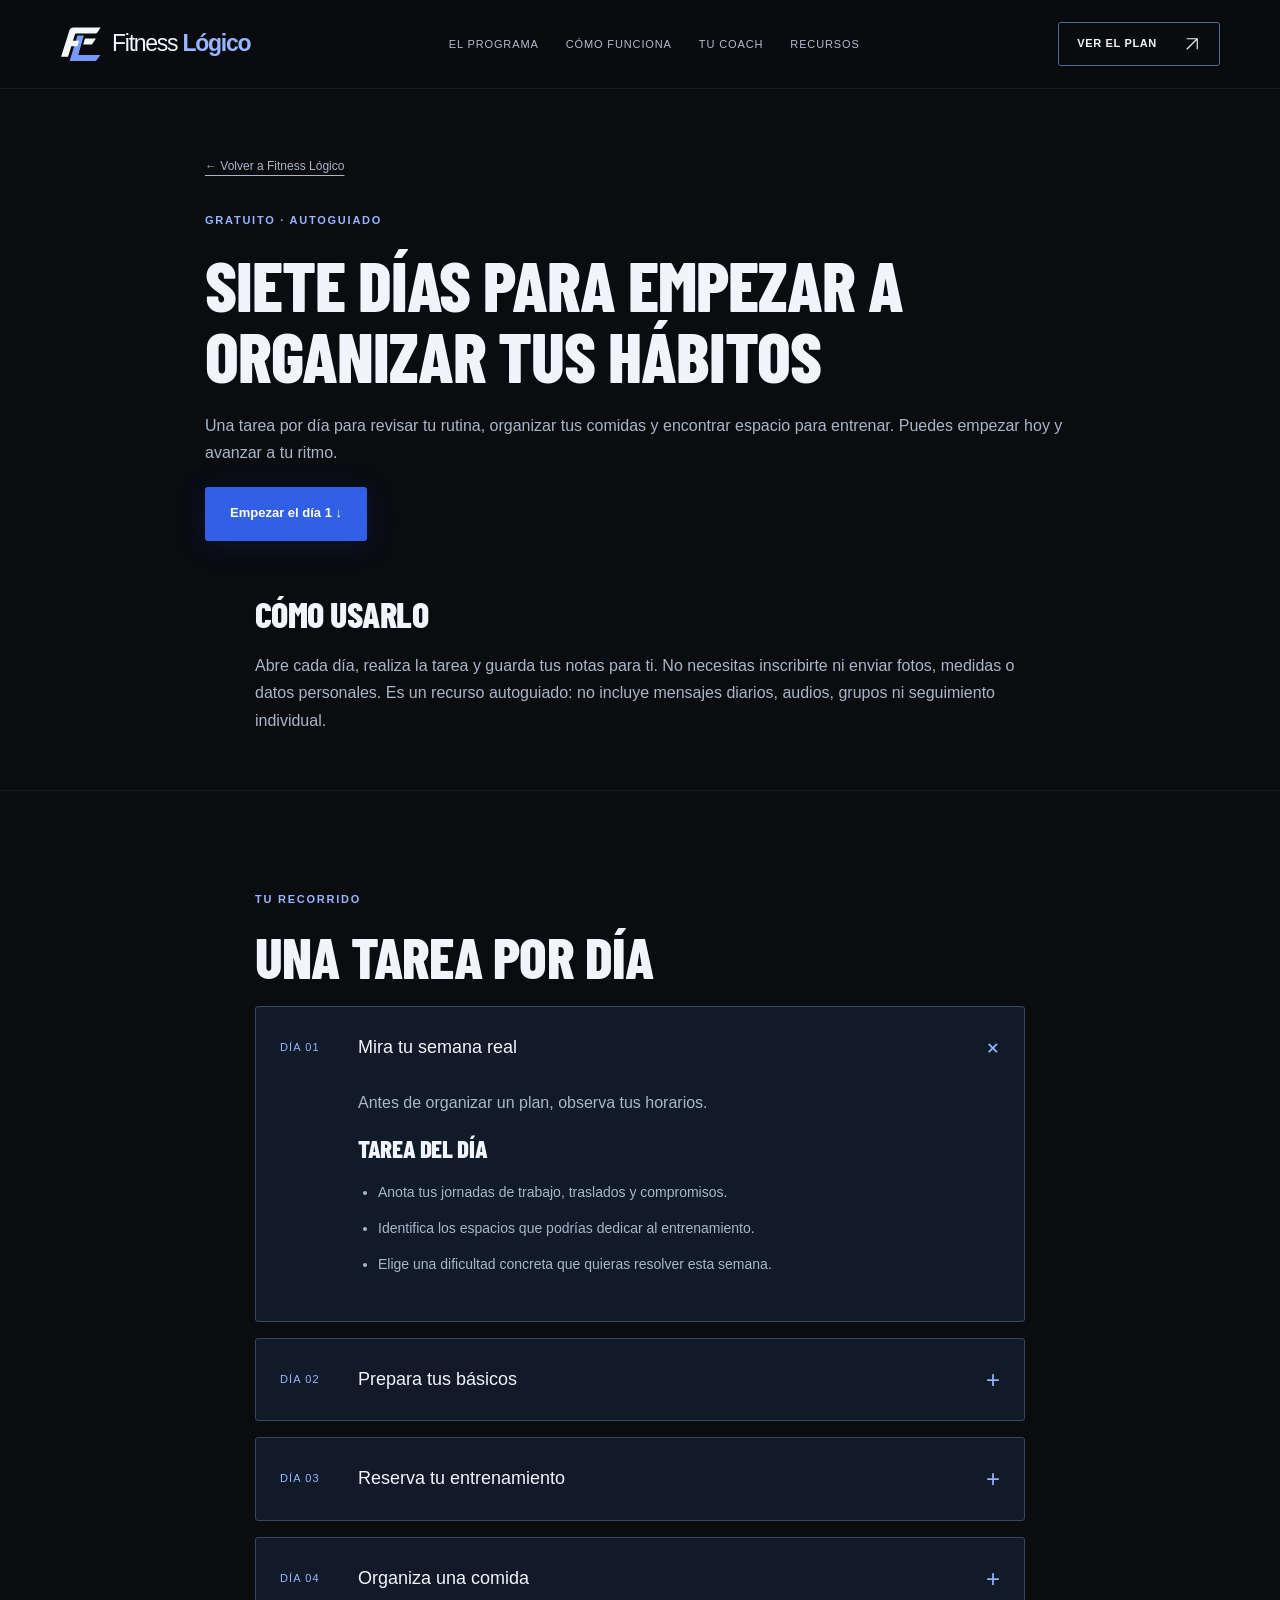
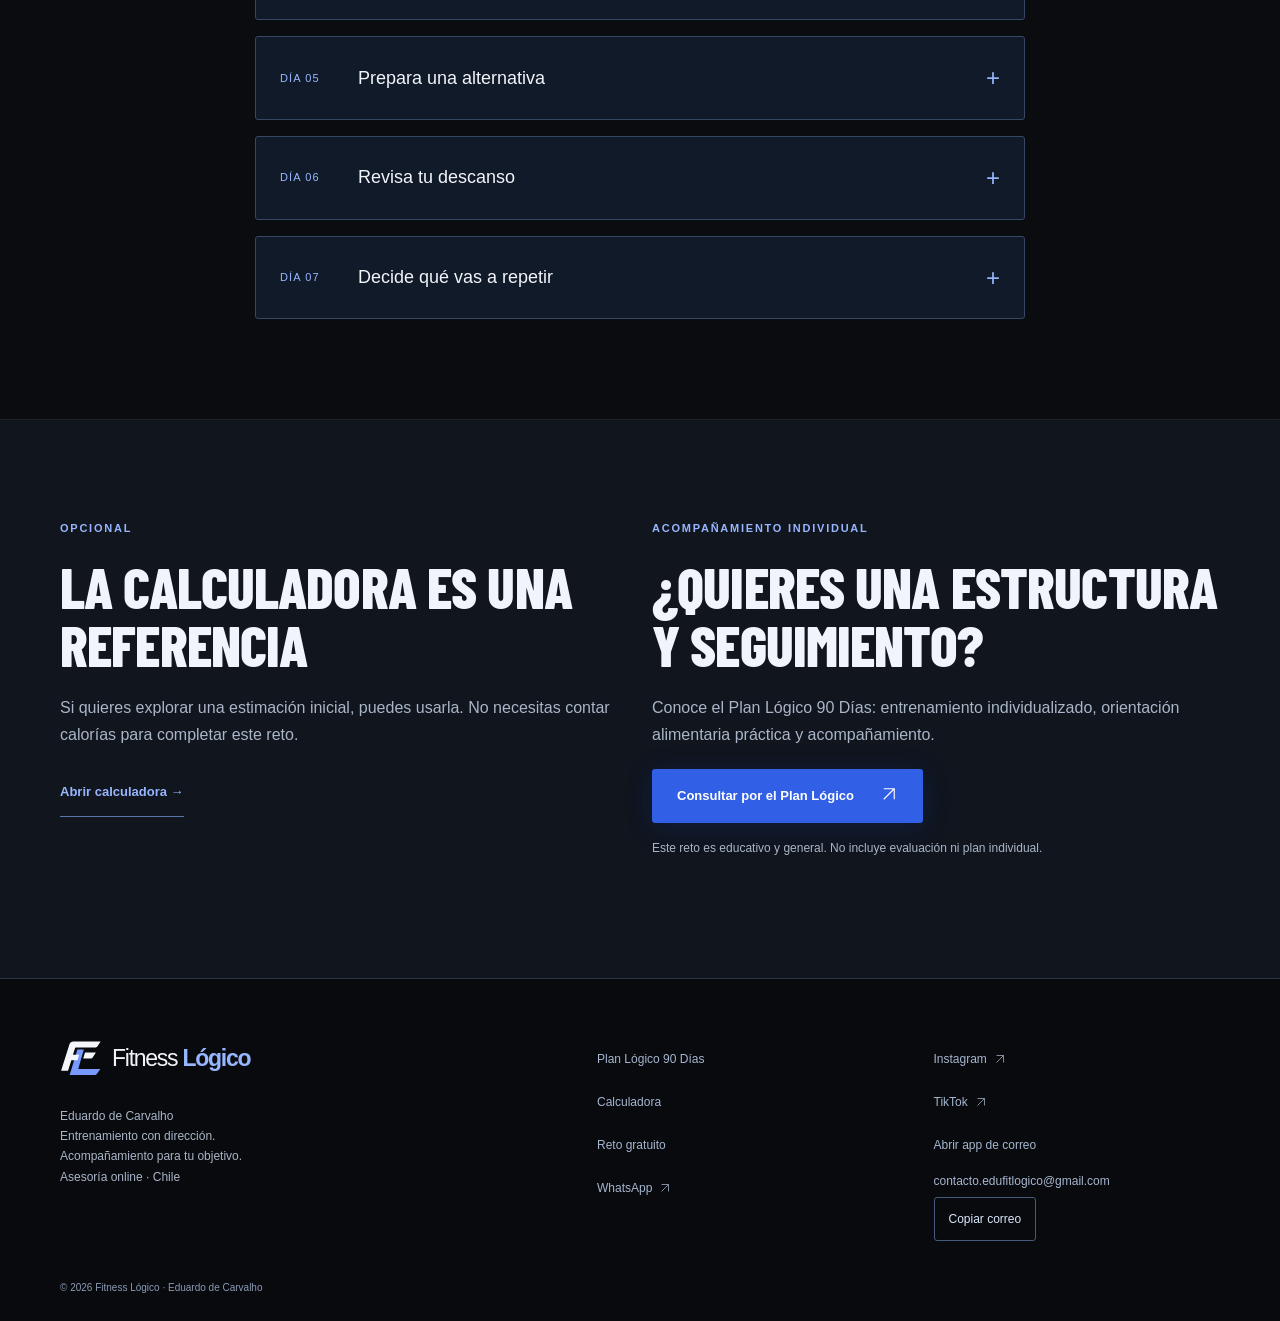
<file: reto.html>
<!doctype html>
<html lang="es">
<head>
<meta charset="utf-8">
<meta name="viewport" content="width=device-width,initial-scale=1">
<meta name="description" content="Siete tareas para empezar a organizar entrenamiento, comidas y hábitos. Recurso gratuito autoguiado, sin inscripción ni promesas de transformación.">
<meta property="og:title" content="Reto gratuito de siete días | Fitness Lógico">
<meta property="og:description" content="Siete tareas para empezar a organizar entrenamiento, comidas y hábitos. Recurso gratuito autoguiado, sin inscripción ni promesas de transformación.">
<meta property="og:type" content="website">
<meta property="og:url" content="https://fitnesslogico.com/reto.html">
<meta property="og:image" content="https://fitnesslogico.com/assets/eduardo-hero.webp">
<meta name="theme-color" content="#0a0c10">
<title>Reto gratuito de siete días | Fitness Lógico</title>
<link rel="stylesheet" href="assets/site.css">
<script src="assets/calculator.js" defer>
</script>
<script src="assets/site.js" defer>
</script>
<link rel="icon" href="assets/favicon.svg" type="image/svg+xml">
<link rel="apple-touch-icon" href="apple-touch-icon.png">
</head>
<body>
<a class="skip" href="#main">Ir al contenido</a>
<header class="header">
  <div class="container nav">
    <a class="brand" href="index.html" aria-label="Fitness Lógico, inicio">
      <img class="brand-logo" src="assets/logo-fl.svg" width="46" height="40" alt="" aria-hidden="true">
      <span>Fitness <strong>Lógico</strong>
</span>
    </a>
    <nav aria-label="Navegación principal" class="desktop-nav">
      <a href="index.html#plan">El programa</a>
<a href="index.html#como-funciona">Cómo funciona</a>
      <a href="index.html#sobre-mi">Tu coach</a>
<a href="index.html#recursos">Recursos</a>
    </nav>
    <a class="button header-cta" href="index.html#condiciones">Ver el plan <svg class="arrow-icon" viewBox="0 0 24 24" fill="none" aria-hidden="true"><path d="M5 19 19 5M5 5h14v14" stroke="currentColor" stroke-width="1.5"/></svg>
</a>
    <details class="mobile-nav">
<summary>Menú <span aria-hidden="true">☰</span>
</summary>
      <nav aria-label="Navegación móvil">
        <a href="index.html#plan">El programa</a>
<a href="index.html#como-funciona">Cómo funciona</a>
        <a href="index.html#sobre-mi">Tu coach</a>
<a href="index.html#condiciones">Precio y alcance</a>
        <a href="index.html#faq">Preguntas</a>
<a href="index.html#recursos">Recursos gratuitos</a>
        <a href="calculadora.html">Calculadora</a>
<a href="reto.html">Reto gratuito</a>
      </nav>
    </details>
  </div>
</header>
<main id="main">
<section class="container page-intro challenge-intro">
<a class="back" href="index.html#recursos">← Volver a Fitness Lógico</a>
<p class="eyebrow">GRATUITO · AUTOGUIADO</p>
<h1>Siete días para empezar a organizar tus hábitos</h1>
<p class="intro">Una tarea por día para revisar tu rutina, organizar tus comidas y encontrar espacio para entrenar. Puedes empezar hoy y avanzar a tu ritmo.</p>
<a class="button primary" href="#dia-1">Empezar el día 1 ↓</a>
</section>
<section class="container challenge-guide">
<h2>Cómo usarlo</h2>
<p>Abre cada día, realiza la tarea y guarda tus notas para ti. No necesitas inscribirte ni enviar fotos, medidas o datos personales. Es un recurso autoguiado: no incluye mensajes diarios, audios, grupos ni seguimiento individual.</p>
</section>
<section class="section">
<div class="container challenge-days">
<p class="eyebrow">TU RECORRIDO</p>
<h2>Una tarea por día</h2>
<details class="day" id="dia-1" open>
<summary>
<span class="day-number">DÍA 01</span>
<span>Mira tu semana real</span>
<span class="plus" aria-hidden="true">+</span>
</summary>
<div class="day-content">
<p>Antes de organizar un plan, observa tus horarios.</p>
<h3>Tarea del día</h3>
<ul>
<li>Anota tus jornadas de trabajo, traslados y compromisos.</li>
<li>Identifica los espacios que podrías dedicar al entrenamiento.</li>
<li>Elige una dificultad concreta que quieras resolver esta semana.</li>
</ul>
</div>
</details>
<details class="day" id="dia-2">
<summary>
<span class="day-number">DÍA 02</span>
<span>Prepara tus básicos</span>
<span class="plus" aria-hidden="true">+</span>
</summary>
<div class="day-content">
<p>Revisa qué necesitas tener a mano durante tu jornada.</p>
<h3>Tarea del día</h3>
<ul>
<li>Prepara tu botella y un recipiente para tus comidas.</li>
<li>Haz una lista corta de compras.</li>
<li>Deja listo hoy algo que normalmente resuelves a última hora.</li>
</ul>
</div>
</details>
<details class="day" id="dia-3">
<summary>
<span class="day-number">DÍA 03</span>
<span>Reserva tu entrenamiento</span>
<span class="plus" aria-hidden="true">+</span>
</summary>
<div class="day-content">
<p>Elige un espacio realista para una sesión que ya conozcas y puedas realizar.</p>
<h3>Tarea del día</h3>
<ul>
<li>Reserva ese espacio en tu agenda.</li>
<li>Prepara el bolso o tu lugar de entrenamiento.</li>
<li>Si no tienes rutina, anota tu disponibilidad y equipamiento para organizar el siguiente paso. No improvises una sesión exigente por completar el reto.</li>
</ul>
</div>
</details>
<details class="day" id="dia-4">
<summary>
<span class="day-number">DÍA 04</span>
<span>Organiza una comida</span>
<span class="plus" aria-hidden="true">+</span>
</summary>
<div class="day-content">
<p>Elige la comida que más te cuesta resolver.</p>
<h3>Tarea del día</h3>
<ul>
<li>Decide qué vas a preparar o dónde vas a comer.</li>
<li>Usa opciones cotidianas y ten una alternativa si cambia el horario.</li>
<li>El objetivo de hoy es llegar con una decisión tomada.</li>
</ul>
</div>
</details>
<details class="day" id="dia-5">
<summary>
<span class="day-number">DÍA 05</span>
<span>Prepara una alternativa</span>
<span class="plus" aria-hidden="true">+</span>
</summary>
<div class="day-content">
<p>Piensa en el día que suele desordenarse.</p>
<h3>Tarea del día</h3>
<ul>
<li>Anota qué harás si cambia el turno o no puedes completar lo planeado.</li>
<li>Elige una alternativa concreta: mover tu sesión a un espacio disponible o dejar una comida preparada.</li>
</ul>
</div>
</details>
<details class="day" id="dia-6">
<summary>
<span class="day-number">DÍA 06</span>
<span>Revisa tu descanso</span>
<span class="plus" aria-hidden="true">+</span>
</summary>
<div class="day-content">
<p>Observa cómo se distribuyen tus horarios de descanso.</p>
<h3>Tarea del día</h3>
<ul>
<li>Identifica una interrupción que puedas reducir.</li>
<li>Prepara tu espacio antes de acostarte.</li>
<li>Si trabajas por turnos, organiza la tarea alrededor de tu horario real, aunque duermas de día.</li>
</ul>
</div>
</details>
<details class="day" id="dia-7">
<summary>
<span class="day-number">DÍA 07</span>
<span>Decide qué vas a repetir</span>
<span class="plus" aria-hidden="true">+</span>
</summary>
<div class="day-content">
<p>Revisa tus notas y elige qué te ayudó.</p>
<h3>Tarea del día</h3>
<ul>
<li>Escribe qué pudiste sostener, qué fue difícil y qué ajuste necesitas.</li>
<li>Elige uno o dos hábitos para repetir la próxima semana.</li>
<li>No necesitas demostrar un cambio físico en siete días.</li>
</ul>
</div>
</details>
</div>
</section>
<section class="section surface">
<div class="container two-grid">
<div>
<p class="eyebrow">OPCIONAL</p>
<h2>La calculadora es una referencia</h2>
<p>Si quieres explorar una estimación inicial, puedes usarla. No necesitas contar calorías para completar este reto.</p>
<a class="text-link" href="calculadora.html">Abrir calculadora →</a>
</div>
<div>
<p class="eyebrow">ACOMPAÑAMIENTO INDIVIDUAL</p>
<h2>¿Quieres una estructura y seguimiento?</h2>
<p>Conoce el Plan Lógico 90 Días: entrenamiento individualizado, orientación alimentaria práctica y acompañamiento.</p>
<a class="button primary" href="https://wa.me/56953361953?text=Hola%20Eduardo%2C%20quiero%20informaci%C3%B3n%20del%20Plan%20L%C3%B3gico%2090%20D%C3%ADas.%20Me%20gustar%C3%ADa%20saber%20c%C3%B3mo%20empezar." target="_blank" rel="noopener noreferrer">Consultar por el Plan Lógico<span aria-hidden="true"> <svg class="arrow-icon" viewBox="0 0 24 24" fill="none" aria-hidden="true"><path d="M5 19 19 5M5 5h14v14" stroke="currentColor" stroke-width="1.5"/></svg></span>
</a>
<p class="micro">Este reto es educativo y general. No incluye evaluación ni plan individual.</p>
</div>
</div>
</section>
</main>
<footer class="footer">
<div class="container footer-grid">
<div>
<a class="brand" href="index.html">
<img class="brand-logo" src="assets/logo-fl.svg" width="46" height="40" alt="" aria-hidden="true">
<span>Fitness <strong>Lógico</strong>
</span>
</a>
<p>Eduardo de Carvalho<br>Entrenamiento con dirección.<br>Acompañamiento para tu objetivo.<br>Asesoría online · Chile</p>
</div>
<nav aria-label="Recursos y contacto">
<a href="index.html#plan">Plan Lógico 90 Días</a>
<a href="calculadora.html">Calculadora</a>
<a href="reto.html">Reto gratuito</a>
<a href="https://wa.me/56953361953?text=Hola%20Eduardo%2C%20quiero%20informaci%C3%B3n%20del%20Plan%20L%C3%B3gico%2090%20D%C3%ADas.%20Me%20gustar%C3%ADa%20saber%20c%C3%B3mo%20empezar." target="_blank" rel="noopener noreferrer">WhatsApp <svg class="arrow-icon" viewBox="0 0 24 24" fill="none" aria-hidden="true"><path d="M5 19 19 5M5 5h14v14" stroke="currentColor" stroke-width="1.5"/></svg></a>
</nav>
<nav aria-label="Redes">
<a href="https://instagram.com/edu.fitness.logico" target="_blank" rel="noopener noreferrer">Instagram <svg class="arrow-icon" viewBox="0 0 24 24" fill="none" aria-hidden="true"><path d="M5 19 19 5M5 5h14v14" stroke="currentColor" stroke-width="1.5"/></svg></a>
<a href="https://www.tiktok.com/@fitness_logico" target="_blank" rel="noopener noreferrer">TikTok <svg class="arrow-icon" viewBox="0 0 24 24" fill="none" aria-hidden="true"><path d="M5 19 19 5M5 5h14v14" stroke="currentColor" stroke-width="1.5"/></svg></a>
<div class="email-contact">
<a href="mailto:contacto.edufitlogico@gmail.com">Abrir app de correo</a>
<span class="email-address">contacto.edufitlogico@gmail.com</span>
<button type="button" class="copy-email" data-copy-email="contacto.edufitlogico@gmail.com">Copiar correo</button>
<span class="email-status" role="status" aria-live="polite">
</span>
</div>
</nav>
</div>
<div class="container footer-bottom">© 2026 Fitness Lógico · Eduardo de Carvalho</div>
</footer>
</body>
</html>
</file>
<file: assets/site.css>
@font-face {
  font-family: "Barlow Condensed";
  src: url("fonts/BarlowCondensed-ExtraBold.ttf") format("truetype");
  font-style: normal;
  font-weight: 800;
  font-display: swap;
}

:root {
  color-scheme: dark;
  --bg: #0a0c10;
  --surface: #10151e;
  --card: #131a25;
  --fg: #f1f4fa;
  --muted: #aab6c8;
  --line: #2a3445;
  --blue: #315fe5;
  --accent: #97b6ff;
  --error: #ffb8b8;
  --display: "Barlow Condensed", "Arial Narrow", Impact, sans-serif;
}

* { box-sizing: border-box; }
html { scroll-behavior: smooth; scroll-padding-top: 104px; }
body { margin: 0; background: var(--bg); color: var(--fg); font: 16px/1.7 -apple-system, BlinkMacSystemFont, "Segoe UI", Arial, sans-serif; }
a { color: inherit; text-underline-offset: 5px; }
a:hover { color: var(--accent); }
p { color: var(--muted); margin: 0 0 20px; }
h1, h2, h3, h4 { color: var(--fg); margin: 0 0 20px; }
h1, h2, h3 { font-family: var(--display); font-weight: 800; text-transform: uppercase; line-height: 1.02; letter-spacing: -.015em; }
h1 { font-size: clamp(48px, 6vw, 86px); }
h2 { font-size: clamp(40px, 4.5vw, 64px); }
h3 { font-size: 32px; }
h4 { font-size: 18px; line-height: 1.35; }
img { display: block; max-width: 100%; height: auto; }
button, input, select, summary { font: inherit; }
button, summary { cursor: pointer; }
a, button, summary, input, select { touch-action: manipulation; }
a:focus-visible, button:focus-visible, summary:focus-visible, input:focus-visible, select:focus-visible, [tabindex]:focus-visible { outline: 3px solid var(--accent); outline-offset: 5px; }
button, a, summary { -webkit-tap-highlight-color: transparent; }
[hidden] { display: none !important; }
.container { width: 100%; max-width: 1240px; margin: auto; padding: 0 40px; }
.narrow { max-width: 780px; }
.muted-title { color: #8291a8; }
.metal-text { color: #ccd7e6; }
@supports (background-clip: text) {
  .metal-text { background: linear-gradient(175deg, #fff 15%, #d7e2f3 42%, #8499b8 85%); background-clip: text; -webkit-text-fill-color: transparent; }
}
.eyebrow { display: flex; align-items: center; gap: 9px; color: var(--accent); font-size: 11px; line-height: 1.5; letter-spacing: .16em; font-weight: 700; margin-bottom: 20px; }
.status-dot { width: 6px; height: 6px; border-radius: 50%; background: var(--accent); box-shadow: 0 0 12px #86aaff; }
.micro { font-size: 12px; line-height: 1.6; margin-top: 16px; }
.note { padding: 16px 20px; border-left: 2px solid var(--accent); background: #111925; font-size: 13px; line-height: 1.7; margin: 26px 0 0; }
.skip { position: fixed; z-index: 100; top: 10px; left: 10px; width: 1px; height: 1px; overflow: hidden; clip-path: inset(50%); }
.skip:focus { width: auto; height: auto; clip-path: none; padding: 12px 20px; background: white; color: #111; }

/* Shared navigation */
.header { position: sticky; top: 0; z-index: 30; background: #0a0c10f5; border-bottom: 1px solid #ffffff12; }
.nav { min-height: 88px; display: flex; align-items: center; justify-content: space-between; gap: 24px; }
.brand { display: inline-flex; align-items: center; gap: 10px; text-decoration: none; font-size: 23px; white-space: nowrap; letter-spacing: -.055em; }
.brand-logo { width: 42px; height: 38px; flex: 0 0 42px; }
.brand strong { color: #97b6ff; font-weight: 650; }
.desktop-nav { display: flex; align-items: center; gap: 27px; }
.desktop-nav a { display: flex; min-height: 44px; align-items: center; text-decoration: none; color: #b3bdce; font-size: 11px; letter-spacing: .08em; text-transform: uppercase; }
.desktop-nav a:hover { color: white; }
.button { display: inline-flex; min-height: 54px; align-items: center; justify-content: center; gap: 26px; padding: 15px 24px; border: 1px solid transparent; border-radius: 3px; text-decoration: none; font-size: 13px; font-weight: 650; line-height: 1.4; }
.button span[aria-hidden] { font-size: 20px; line-height: 1; }
.arrow-icon { width: 18px; height: 18px; flex: 0 0 18px; display: inline-block; }
.primary { background: var(--blue); color: white; box-shadow: 0 4px 28px #1748d02b; }
.primary:hover { color: white; background: #244dc9; }
.secondary { background: transparent; border-color: #536481; color: var(--fg); }
.secondary:hover { border-color: var(--accent); }
.header-cta { min-height: 44px; padding: 10px 18px; border-color: #526b9c; font-size: 11px; text-transform: uppercase; letter-spacing: .06em; }
.mobile-nav { display: none; }

/* Homepage: an integrated portrait, rather than a photo card. */
.hero { position: relative; isolation: isolate; overflow: clip; background: radial-gradient(ellipse at 76% 40%, #183c77 0, #102747 24%, #0d1725 43%, #0a0c10 72%); }
.hero::before { content: ""; position: absolute; inset: 0; z-index: -1; background: repeating-linear-gradient(125deg, transparent 0 89px, #91acff06 90px 91px, transparent 92px 180px); pointer-events: none; }
.hero-wordmark { position: absolute; top: 34px; left: 39%; font: 800 clamp(200px, 25vw, 380px)/1 var(--display); letter-spacing: -.045em; color: transparent; -webkit-text-stroke: 1px #7297cf35; user-select: none; pointer-events: none; }
.hero-stage { position: relative; min-height: 740px; display: flex; align-items: center; }
.hero-copy { position: relative; z-index: 2; width: 61%; padding: 55px 0 60px; }
.hero h1 { margin-bottom: 25px; font-size: clamp(60px, 6.35vw, 91px); line-height: .96; letter-spacing: -.02em; }
.hero h1 > span { display: block; }
.hero h1 > .metal-text { text-wrap: balance; }
.hero h1 > span:nth-child(2) { color: #729fff; }
.hero h1 small { display: block; font-size: .37em; margin-top: 17px; line-height: 1.12; letter-spacing: .012em; color: #c2cee0; }
.hero .intro { font-size: 16px; line-height: 1.75; max-width: 450px; margin-bottom: 28px; }
.hero .hero-highlights { max-width: 450px; }
.hero .hero-highlights li { padding-top: 5px; padding-bottom: 5px; border-bottom: 0; }
.actions { display: flex; align-items: center; gap: 14px; flex-wrap: wrap; }
.hero-price { display: flex; flex-direction: column; gap: 2px; margin: 24px 0 0; font-size: 13px; }
.hero-price strong { color: #e1e9f7; font-weight: 600; }
.hero-price > span { color: #aebdd3; }
.hero-photo { position: absolute; z-index: 1; margin: 0; right: -20px; bottom: 0; height: 96%; width: 56%; }
.hero-photo > img { height: 100%; width: 100%; max-width: none; object-fit: contain; object-position: center bottom; mask-image: linear-gradient(black 87%, transparent); }
.hero-photo figcaption { position: absolute; right: 44px; bottom: 48px; display: flex; align-items: center; gap: 12px; font-size: 13px; padding: 12px 16px; background: #0a1524d9; border-left: 2px solid #7da4ff; }
.hero-photo figcaption strong, .hero-photo figcaption span { display: block; }
.hero-photo figcaption span { color: #afc1dc; font-size: 11px; }
.coach-line { display: none !important; }
.hero-facts { position: relative; z-index: 3; display: grid; grid-template-columns: repeat(3, 1fr); padding-top: 27px; padding-bottom: 29px; border-top: 1px solid #526e9938; }
.hero-facts > div { padding-left: 36px; border-left: 1px solid #526e9954; }
.hero-facts > div:first-child { padding-left: 0; border-left: 0; }
.hero-facts strong { display: block; font: 800 34px/1.1 var(--display); text-transform: uppercase; letter-spacing: .01em; }
.hero-facts strong span { font-size: 23px; }
.hero-facts p { margin: 7px 0 0; font-size: 12px; color: #99abc4; }

/* Program and shared content */
.section { padding: 100px 0; border-top: 1px solid #ffffff0f; }
.surface { background: var(--surface); }
.section-heading { display: flex; align-items: center; gap: 24px; margin-bottom: 38px; }
.section-heading .eyebrow, .section-kicker { margin: 0; white-space: nowrap; }
.section-rule { flex: 1; height: 1px; background: var(--line); }
.section-kicker { font-size: 10px; letter-spacing: .12em; color: #91a1bb; }
.section-title { max-width: 760px; margin-bottom: 35px; }
.section-title p:not(.eyebrow) { max-width: 650px; }
.goal-labels { display: flex; gap: 9px; flex-wrap: wrap; margin: 0 0 36px; }
.goal-labels span { padding: 7px 13px; border: 1px solid #38445a; border-radius: 2px; font-size: 11px; color: #b4c7e7; letter-spacing: .03em; }
.three-grid { display: grid; grid-template-columns: repeat(3, 1fr); gap: 20px; }
.program-pillars { grid-template-columns: repeat(2, minmax(0, 1fr)); }
.pillar { display: flex; flex-direction: column; padding: 30px; background: linear-gradient(150deg, #172131, #10141b 65%); border: 1px solid var(--line); border-radius: 3px; }
.index { display: flex; justify-content: space-between; align-items: center; font: 800 27px/1 var(--display); color: #668bcf; margin-bottom: 32px; }
.index > span { color: #8e9fb9; font: 22px/1 Arial, sans-serif; }
.pillar h3 { font-size: 35px; line-height: 1.05; margin-bottom: 20px; }
.pillar p { font-size: 14px; line-height: 1.85; margin-bottom: 25px; }
.pillar-label { margin-top: auto; padding-top: 16px; border-top: 1px solid var(--line); color: #87a5dc; font-size: 9px; letter-spacing: .12em; font-weight: 700; }
.program-bottom { display: flex; align-items: center; justify-content: space-between; gap: 40px; margin-top: 30px; }
.program-bottom .note { max-width: 650px; margin: 0; }
.text-link { display: inline-flex; min-height: 48px; align-items: center; justify-content: space-between; gap: 24px; color: var(--accent); text-decoration: none; border-bottom: 1px solid #5775ab; font-size: 13px; font-weight: 600; }
.text-link span { font-size: 20px; }
.split { display: grid; grid-template-columns: .9fr 1.1fr; gap: 100px; align-items: start; }
.process-intro > p { max-width: 370px; }
.steps { list-style: none; margin: 0; padding: 0; }
.steps li { display: flex; gap: 20px; padding-bottom: 25px; margin-bottom: 25px; border-bottom: 1px solid var(--line); }
.steps li:last-child { padding-bottom: 0; margin: 0; border: 0; }
.step-number { flex: 0 0 30px; color: #759bdf; font: 800 27px/1 var(--display); padding-top: 3px; }
.steps h3 { font-size: 28px; margin-bottom: 12px; }
.steps p { font-size: 14px; margin: 0; line-height: 1.8; }
.about { display: grid; grid-template-columns: .88fr 1.12fr; gap: 90px; align-items: center; }
.about-photo { position: relative; isolation: isolate; padding: 0 0 20px 20px; }
.about-photo::before { content: ""; position: absolute; left: 0; bottom: 0; height: 75%; width: 75%; background: #193d78; z-index: -1; }
.about-photo img { width: 100%; border-radius: 2px; filter: saturate(.7); }
.about-photo-label { position: absolute; bottom: 32px; left: 32px; right: 12px; color: white; font-size: 9px; letter-spacing: .14em; background: #0b1422e8; padding: 13px; border-left: 2px solid var(--accent); }
.coach-signature { color: #d9e4f5; font-family: var(--display); font-size: 25px; margin-top: 28px; }
.coach-signature span { display: block; font: 9px/1.7 Arial, sans-serif; letter-spacing: .16em; color: #91a7cb; margin-top: 4px; }
.transformation { display: grid; grid-template-columns: repeat(2, minmax(0, 1fr)); gap: clamp(12px, 2vw, 24px); max-width: 880px; margin: 40px auto 0; }
.transformation figure { margin: 0; }
.transformation figcaption { margin: 0 0 10px; }
.transformation img { width: 100%; border: 1px solid var(--line); border-radius: 3px; background: var(--bg); }
#condiciones { background: linear-gradient(140deg, #0d1727, #0a0c10 70%); }
.price-panel { display: grid; grid-template-columns: .82fr 1.18fr; gap: 70px; padding: 50px; background: radial-gradient(ellipse at 0 0, #193c78, #111b2b 48%, #10151f); border: 1px solid #425e8d; border-radius: 4px; }
.price-panel h2 { font-size: 60px; }
.price-panel h3 { font-size: 30px; }
.price-panel .eyebrow { color: #c1d3f5; }
.price-panel > div:first-child > p:not(.eyebrow):not(.price-value):not(.micro) { font-size: 14px; }
.price-value { font: 800 65px/1.1 var(--display); color: white; letter-spacing: -.02em; margin-bottom: 8px; }
.price-value span { font: 15px/1 Arial, sans-serif; letter-spacing: .03em; }
.price-market .price-value { display: block; margin-bottom: 0; }
.price-panel .primary { margin-top: 6px; }
.price-panel .micro { max-width: 280px; font-size: 11px; }
.price-panel > div:last-child > p { font-size: 13px; }
.check-list { list-style: none; margin: 0 0 24px; padding: 0; }
.check-list li { position: relative; padding: 11px 0 11px 24px; border-bottom: 1px solid #35435b; color: #bdcbe1; font-size: 13px; line-height: 1.75; }
.check-list li::before { content: "✓"; position: absolute; left: 0; color: #9bbdff; }
.faq-layout { display: grid; grid-template-columns: .85fr 1.15fr; gap: 80px; }
.faq details { border-bottom: 1px solid var(--line); }
.faq summary { display: flex; min-height: 66px; padding: 19px 0; gap: 20px; align-items: center; justify-content: space-between; font-size: 14px; list-style: none; line-height: 1.55; }
.faq summary::-webkit-details-marker { display: none; }
.faq summary span { color: var(--accent); font-size: 25px; }
.faq details[open] summary span { transform: rotate(45deg); }
.faq p { padding-right: 25px; font-size: 14px; line-height: 1.8; }
.two-grid { display: grid; grid-template-columns: 1fr 1fr; gap: 24px; }
.resource { position: relative; display: flex; flex-direction: column; overflow: hidden; border: 1px solid var(--line); padding: 36px; background: linear-gradient(145deg, #151e2d, #10141c); border-radius: 3px; }
.resource-number { position: absolute; top: -8px; right: 20px; font: 800 160px/1 var(--display); color: #5d81b714; pointer-events: none; }
.resource .eyebrow, .resource h3, .resource p, .resource a { position: relative; }
.resource h3 { font-size: 38px; line-height: 1.08; }
.resource p:not(.eyebrow) { max-width: 380px; font-size: 14px; }
.resource .text-link { margin-top: auto; align-self: flex-start; }
.contact { position: relative; background: radial-gradient(ellipse at 50% 120%, #143b80, #101a2b 55%, #0a101b); text-align: center; }
.contact h2 { font-size: clamp(42px, 5vw, 70px); }
.contact .eyebrow { justify-content: center; }
.contact p { max-width: 560px; margin-left: auto; margin-right: auto; }
.contact .micro { max-width: 480px; }

/* Free tools share the new visual language, with their existing JS behavior. */
.page-intro { max-width: 950px; padding-top: 55px; padding-bottom: 55px; }
.page-intro h1 { font-size: clamp(45px, 5.5vw, 72px); max-width: 820px; }
.back { display: inline-flex; align-items: center; min-height: 44px; font-size: 12px; margin-bottom: 24px; color: var(--muted); }
.calculator { display: grid; grid-template-columns: 1fr 1fr; gap: 30px; align-items: start; }
.calc-form, .calc-result { background: #0e1521; padding: 30px; border: 1px solid #394a67; border-radius: 4px; }
.form-grid { display: grid; grid-template-columns: 1fr 1fr; gap: 22px; }
.field { min-width: 0; }
.field label { display: block; font-size: 13px; margin-bottom: 9px; line-height: 1.5; }
input, select { width: 100%; min-height: 48px; border: 1px solid #64789b; padding: 10px 12px; color: white; background: #090f19; border-radius: 3px; font-size: 16px; }
input[aria-invalid="true"], select[aria-invalid="true"] { border-color: var(--error); }
.field-hint { display: block; font-size: 11px; line-height: 1.5; color: #a9bad5; margin-top: 7px; }
.field-error { display: block; font-size: 12px; line-height: 1.5; color: var(--error); margin-top: 6px; }
.field-error:empty { display: none; }
.calc-status { font-size: 13px; margin-top: 22px; }
.calc-result h3 { font-size: 36px; }
.result-number { color: white; font: 800 62px/1.1 var(--display); margin-bottom: 12px; }
.result-number > span:last-child { font: 14px/1.4 Arial, sans-serif; }
.result-details { margin: 26px 0; }
.result-details p { display: flex; justify-content: space-between; gap: 16px; border-bottom: 1px solid var(--line); padding-bottom: 12px; font-size: 12px; }
.result-details strong { color: #e4ecfa; white-space: nowrap; font-weight: 500; }
.macros { display: grid; grid-template-columns: repeat(3, 1fr); gap: 10px; }
.macros p { font-size: 12px; margin: 0; }
.macros strong { display: block; color: white; font-family: var(--display); font-size: 32px; margin-top: 5px; }
.method { max-width: 860px; margin-top: 30px; border-top: 1px solid var(--line); padding: 18px 0; font-size: 13px; }
.method summary { min-height: 48px; padding: 12px 0; font-size: 14px; color: #dee8f9; }
.method p { margin: 16px 0; }
.challenge-intro { max-width: 950px; }
.challenge-guide { max-width: 850px; padding-bottom: 36px; }
.challenge-guide h2 { font-size: 36px; }
.challenge-days { max-width: 850px; }
.day { border: 1px solid #354764; background: #111a28; border-radius: 3px; margin-top: 16px; scroll-margin-top: 100px; }
.day summary { display: flex; align-items: center; gap: 20px; padding: 24px; font-size: 18px; line-height: 1.4; list-style: none; }
.day summary::-webkit-details-marker { display: none; }
.day-number { font-size: 11px; letter-spacing: .1em; color: var(--accent); flex: 0 0 58px; }
.plus { margin-left: auto; color: var(--accent); font-size: 24px; }
.day[open] .plus { transform: rotate(45deg); }
.day-content { padding: 0 24px 28px 102px; }
.day-content h3 { font-size: 25px; }
.day-content li { color: var(--muted); font-size: 14px; margin-bottom: 12px; }
.day-content ul { padding-left: 20px; }

/* Footer and contact fallbacks */
.footer { padding: 60px 0 25px; border-top: 1px solid var(--line); background: #080a0e; }
.footer-grid { display: grid; grid-template-columns: 1.7fr 1fr 1fr; gap: 50px; }
.footer p { font-size: 12px; margin-top: 20px; }
.footer nav { display: flex; flex-direction: column; gap: 3px; }
.footer nav a { display: flex; align-items: center; gap: 7px; min-height: 40px; color: #a6b6cf; text-decoration: none; font-size: 12px; }
.footer .arrow-icon { width: 12px; height: 12px; flex-basis: 12px; }
.footer nav a:hover { color: white; }
.footer-bottom { font-size: 10px; color: #8b9bb5; margin-top: 30px; }
.email-address { display: block; overflow-wrap: anywhere; color: #a6b6cf; font-size: 12px; margin: 6px 0; }
.copy-email { display: inline-flex; min-height: 44px; padding: 8px 14px; align-items: center; color: #dbe7fa; background: transparent; border: 1px solid #455a7d; border-radius: 3px; font-size: 12px; }
.email-status { display: block; font-size: 11px; color: var(--muted); line-height: 1.5; margin-top: 8px; }

@media (min-width: 1600px) {
  .hero-stage { min-height: 790px; }
  .hero h1 { font-size: 98px; }
}
@media (min-width: 1200px) {
  .program-pillars { grid-template-columns: repeat(4, minmax(0, 1fr)); }
}
@media (max-width: 1100px) {
  .desktop-nav { gap: 17px; }
  .container { padding-left: 28px; padding-right: 28px; }
  .hero-stage { min-height: 700px; }
  .hero-copy { width: 62%; }
  .hero h1 { font-size: 76px; }
  .hero .intro { max-width: 390px; }
  .hero-photo { right: -32px; width: 55%; height: 94%; }
  .hero-photo figcaption { right: 42px; bottom: 34px; }
  .split, .about, .faq-layout { gap: 50px; }
  .price-panel { gap: 40px; padding: 40px; }
  .pillar { padding: 24px; }
  .program-bottom { gap: 25px; }
}
@media (max-width: 900px) {
  .desktop-nav { display: none; }
  .nav { min-height: 76px; }
  .header-cta { margin-left: auto; }
  .mobile-nav { display: block; }
  .mobile-nav summary { min-height: 48px; display: flex; align-items: center; gap: 10px; font-size: 12px; padding: 0 8px; list-style: none; }
  .mobile-nav summary::-webkit-details-marker { display: none; }
  .mobile-nav summary span { color: #a9c3ff; font-size: 16px; }
  .mobile-nav nav { position: absolute; top: 76px; left: 0; right: 0; display: grid; grid-template-columns: 1fr 1fr; gap: 4px 22px; padding: 20px 28px; background: #111a29; border-bottom: 1px solid #3a4e72; max-height: calc(100dvh - 76px); overflow-y: auto; }
  .mobile-nav nav a { display: flex; align-items: center; min-height: 48px; text-decoration: none; font-size: 13px; }
  .hero-stage { min-height: 650px; }
  .hero h1 { font-size: 63px; }
  .hero .intro { max-width: 330px; font-size: 14px; }
  .hero-photo { height: 85%; width: 55%; }
  .hero-photo figcaption { right: 30px; font-size: 11px; }
  .hero-facts strong { font-size: 29px; }
  .hero-facts strong span { font-size: 19px; }
  .hero-facts p { font-size: 11px; }
  .three-grid { gap: 14px; }
  .pillar h3 { font-size: 31px; }
  .pillar p { font-size: 13px; }
  .pillar { padding: 22px; }
  .program-bottom { display: block; }
  .program-bottom .text-link { margin-top: 20px; }
  .section { padding: 80px 0; }
}
@media (max-width: 700px) {
  html { scroll-padding-top: 88px; }
  .container { padding-left: 20px; padding-right: 20px; }
  .nav { min-height: 70px; gap: 12px; }
  .brand { font-size: 22px; gap: 8px; }
  .brand-logo { width: 38px; height: 34px; flex-basis: 38px; }
  .header-cta { display: none; }
  .mobile-nav nav { top: 70px; padding: 16px 20px; max-height: calc(100dvh - 70px); }
  .hero { background: radial-gradient(ellipse at 65% 62%, #173c77, #101e34 35%, #0a0c10 75%); }
  .hero-wordmark { top: auto; bottom: 260px; left: 0; font-size: 45vw; }
  .hero-stage { min-height: 0; flex-direction: column; align-items: stretch; padding-top: 34px; }
  .hero-copy { width: 100%; padding: 0; }
  .hero .eyebrow { font-size: 10px; margin-bottom: 19px; }
  .hero h1 { font-size: clamp(46px, 12.5vw, 76px); line-height: .98; margin-bottom: 20px; }
  .hero h1 small { font-size: .43em; margin-top: 12px; }
  .hero .intro { max-width: 440px; font-size: 14px; line-height: 1.75; margin-bottom: 22px; }
  .hero .actions { display: grid; }
  .hero .actions .button { width: 100%; justify-content: space-between; }
  .hero-price { flex-direction: row; justify-content: space-between; gap: 12px; font-size: 10px; margin-top: 17px; }
  .hero-photo { position: relative; right: auto; bottom: auto; width: 100%; height: 450px; margin: 12px auto 0; }
  .hero-photo > img { object-position: center bottom; }
  .hero-photo figcaption { right: 5px; bottom: 24px; padding: 10px 14px; font-size: 12px; }
  .hero-facts { grid-template-columns: 1fr 1fr 1fr; padding-top: 22px; padding-bottom: 23px; gap: 14px; }
  .hero-facts > div { padding-left: 13px; }
  .hero-facts strong { font-size: 23px; line-height: 1.15; }
  .hero-facts strong span { font-size: 15px; }
  .hero-facts p { font-size: 10px; line-height: 1.6; }
  .section { padding: 60px 0; }
  h2 { font-size: clamp(38px, 9vw, 52px); }
  .section-heading { gap: 15px; margin-bottom: 28px; }
  .section-kicker { display: none; }
  .section-title { margin-bottom: 28px; }
  .eyebrow { font-size: 10px; }
  .section-title p:not(.eyebrow) { font-size: 14px; }
  .three-grid, .split, .about, .price-panel, .faq-layout, .two-grid, .calculator { grid-template-columns: 1fr; gap: 28px; }
  .three-grid { gap: 16px; }
  .pillar { padding: 27px; }
  .pillar h3 { font-size: 36px; }
  .pillar h3 br { display: none; }
  .pillar p { font-size: 14px; }
  .index { margin-bottom: 25px; }
  .goal-labels { gap: 7px; margin-bottom: 26px; }
  .goal-labels span { font-size: 10px; padding: 6px 10px; }
  .process-intro p { max-width: 470px; }
  .steps li { gap: 17px; }
  .steps h3 { font-size: 28px; }
  .about-photo { max-width: 480px; width: 100%; }
  .about-photo-label { font-size: 8px; }
  .about p { font-size: 14px; }
  .coach-signature { font-size: 25px !important; }
  .price-panel { padding: 28px 24px; gap: 35px; }
  .price-panel h2 { font-size: 56px; }
  .price-value { font-size: 63px; }
  .price-panel .primary { width: 100%; justify-content: space-between; font-size: 12px; gap: 12px; }
  .price-panel .micro { max-width: none; }
  .check-list li { font-size: 13px; }
  .faq p { padding-right: 15px; }
  .resource { padding: 28px; }
  .resource h3 { font-size: 35px; }
  .contact h2 { font-size: 43px; }
  .contact br { display: none; }
  .contact p { font-size: 14px; }
  .contact .primary { width: 100%; justify-content: space-between; }
  .contact .micro { font-size: 11px; }
  .page-intro { padding-top: 32px; padding-bottom: 38px; }
  .page-intro h1 { font-size: 47px; }
  .calc-form, .calc-result { padding: 22px; }
  .form-grid { gap: 18px 14px; }
  .calc-form .primary { width: 100%; }
  .result-number { font-size: 55px; }
  .result-details p { font-size: 12px; }
  .day summary { padding: 20px 16px; gap: 12px; font-size: 16px; }
  .day-number { flex-basis: 48px; font-size: 10px; }
  .day-content { padding: 0 20px 22px; }
  .challenge-guide { padding-bottom: 28px; }
  .challenge-intro .primary { width: 100%; }
  .footer { padding-top: 40px; }
  .footer-grid { grid-template-columns: 1fr 1fr; gap: 24px; }
  .footer-grid > div { grid-column: 1 / -1; }
}
@media (max-width: 380px) {
  .container { padding-left: 16px; padding-right: 16px; }
  .page-intro h1 { font-size: 40px; }
  .brand { font-size: 20px; }
  .brand-logo { width: 34px; flex-basis: 34px; }
  .hero h1 { font-size: 43px; }
  .hero-price { flex-direction: column; gap: 0; font-size: 11px; }
  .hero-photo { height: 400px; }
  .hero-facts { gap: 10px; }
  .hero-facts > div { padding-left: 10px; }
  .hero-facts strong { font-size: 20px; }
  .hero-facts strong span { font-size: 14px; }
  .form-grid { grid-template-columns: 1fr; }
  .price-panel { padding: 26px 20px; }
  .price-panel .primary { font-size: 11px; padding-left: 16px; padding-right: 16px; }
  .resource { padding: 24px; }
  .resource h3 { font-size: 33px; }
  .result-details p { display: block; }
  .result-details strong { display: block; margin-top: 4px; }
}
@media (prefers-reduced-motion: reduce) {
  html { scroll-behavior: auto; }
}
@media print {
  .header, .footer, .button, .back, .hero-wordmark { display: none; }
  body { background: white; color: black; }
  h1, h2, h3, h4, p, .muted-title, .metal-text { color: black; background: none; -webkit-text-fill-color: black; }
  .section { padding: 24px 0; }
  .surface { background: white; }
  a { color: black; }
  .day { break-inside: avoid; }
}
</file>
